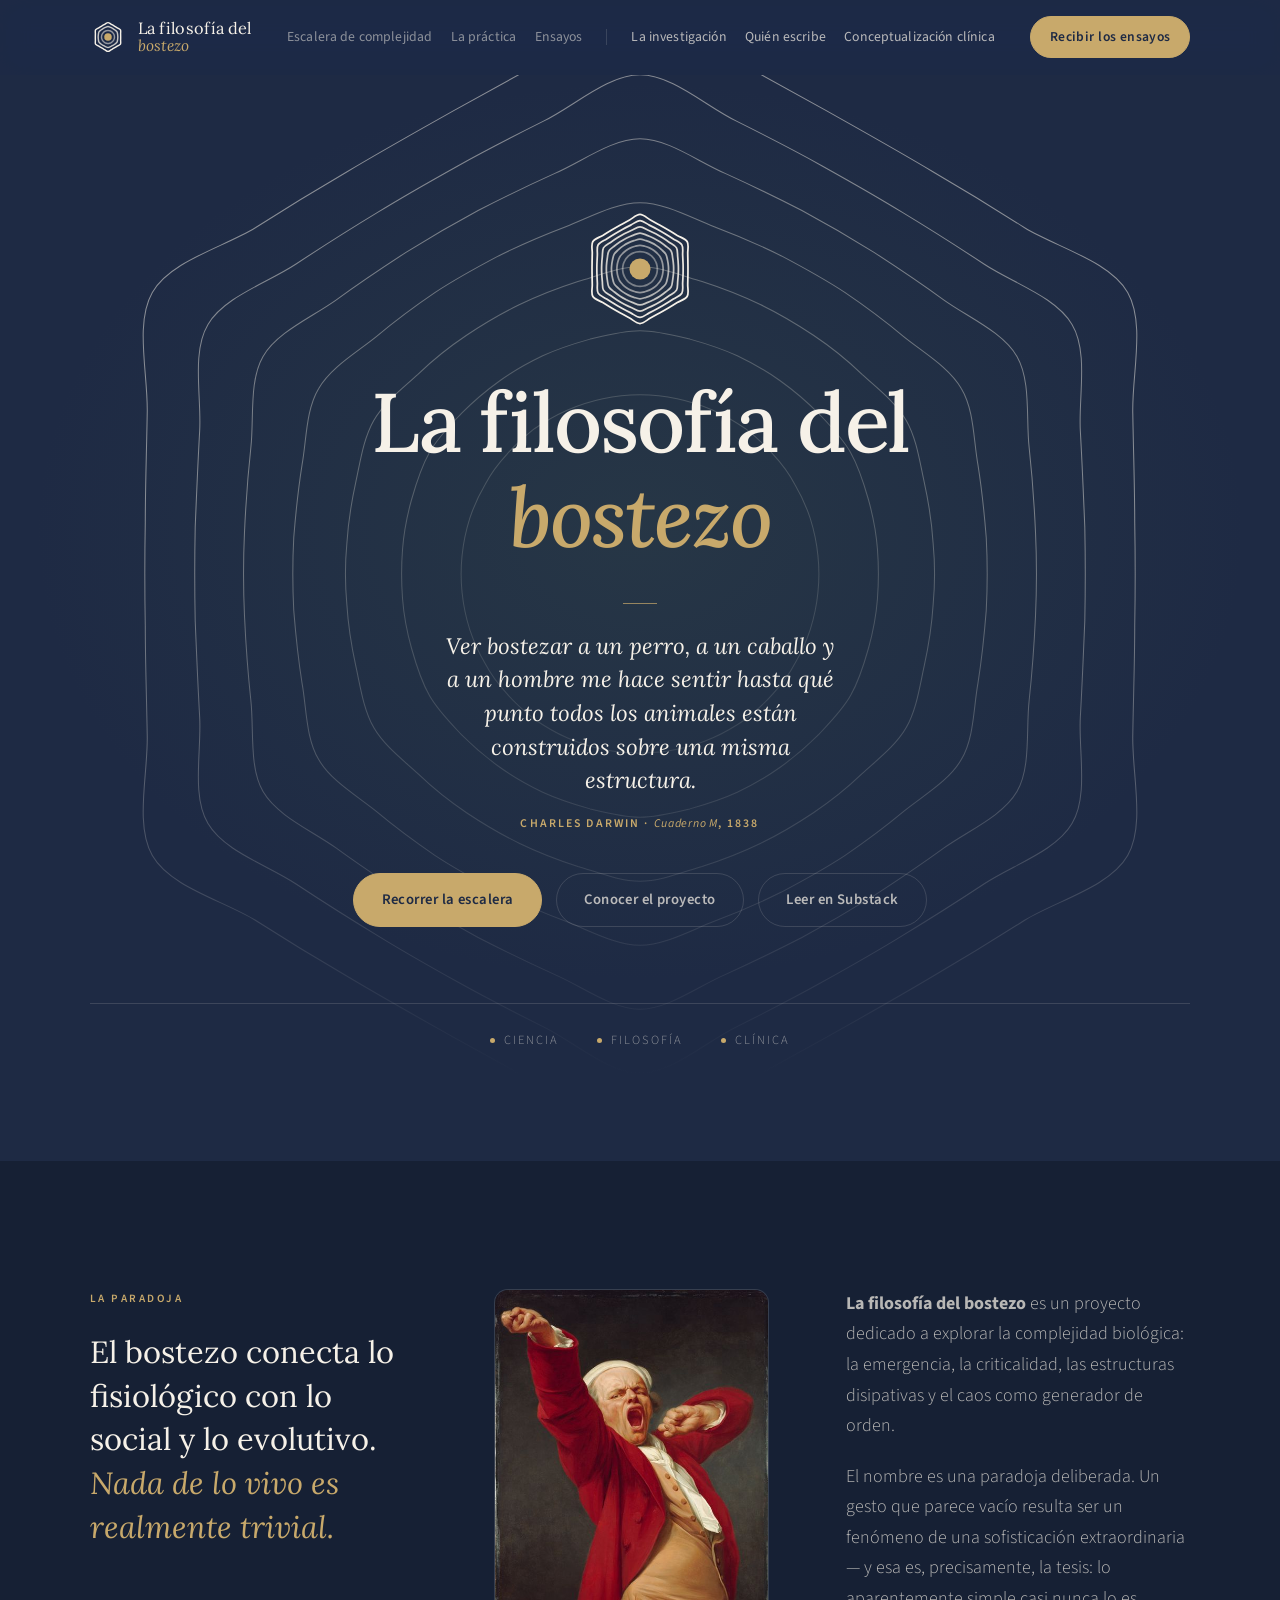
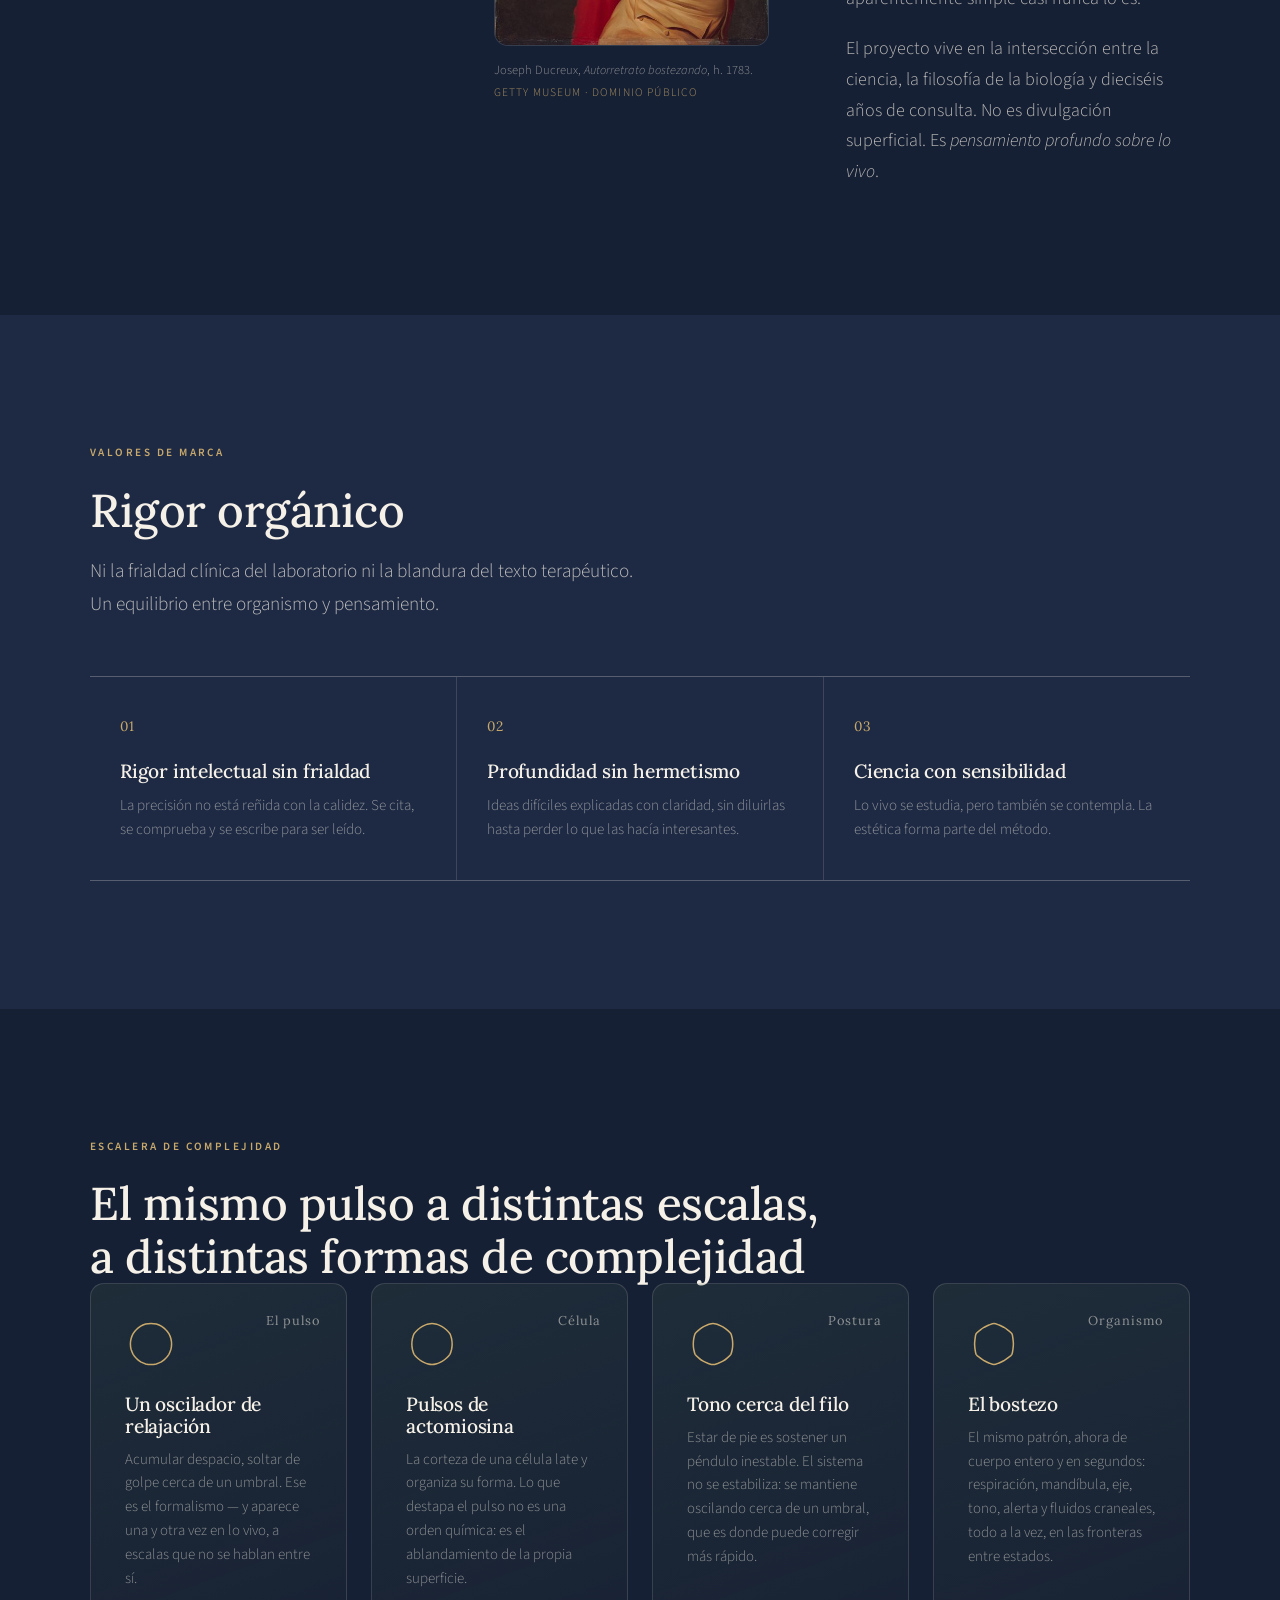
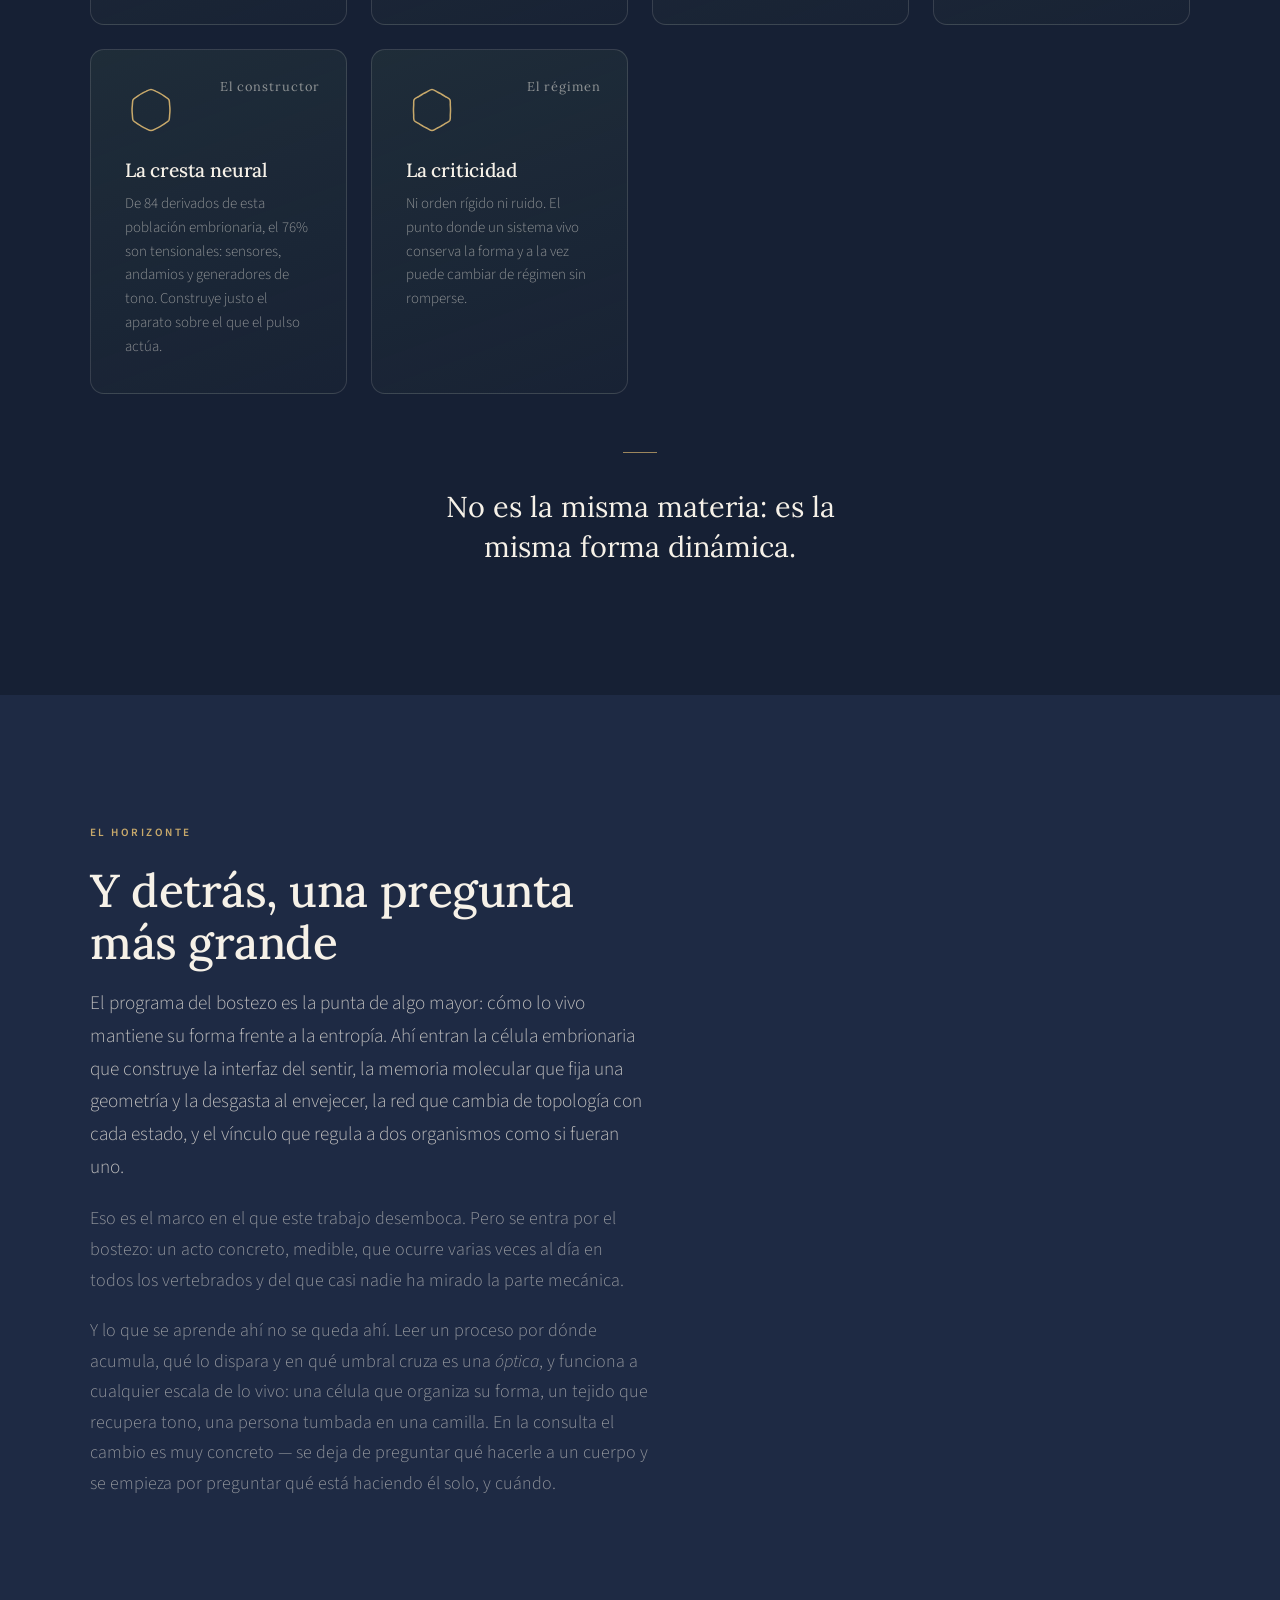
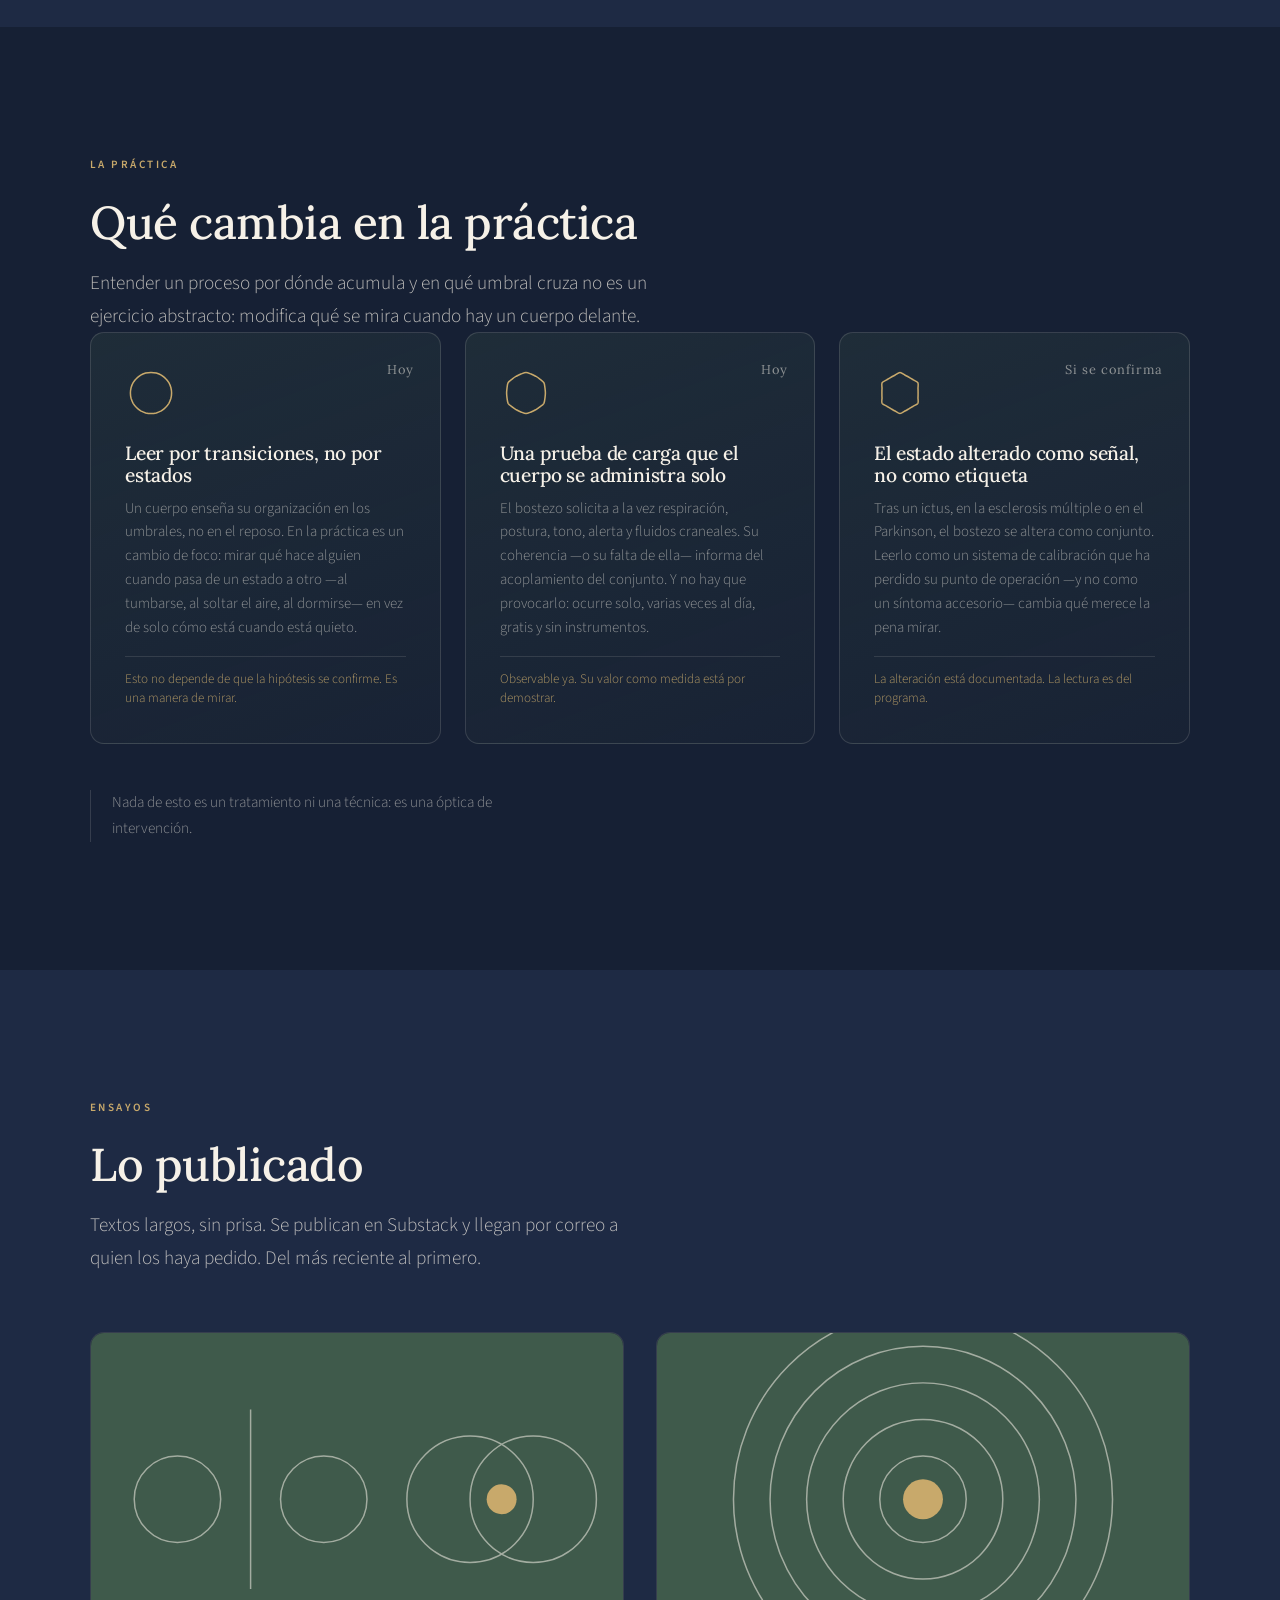
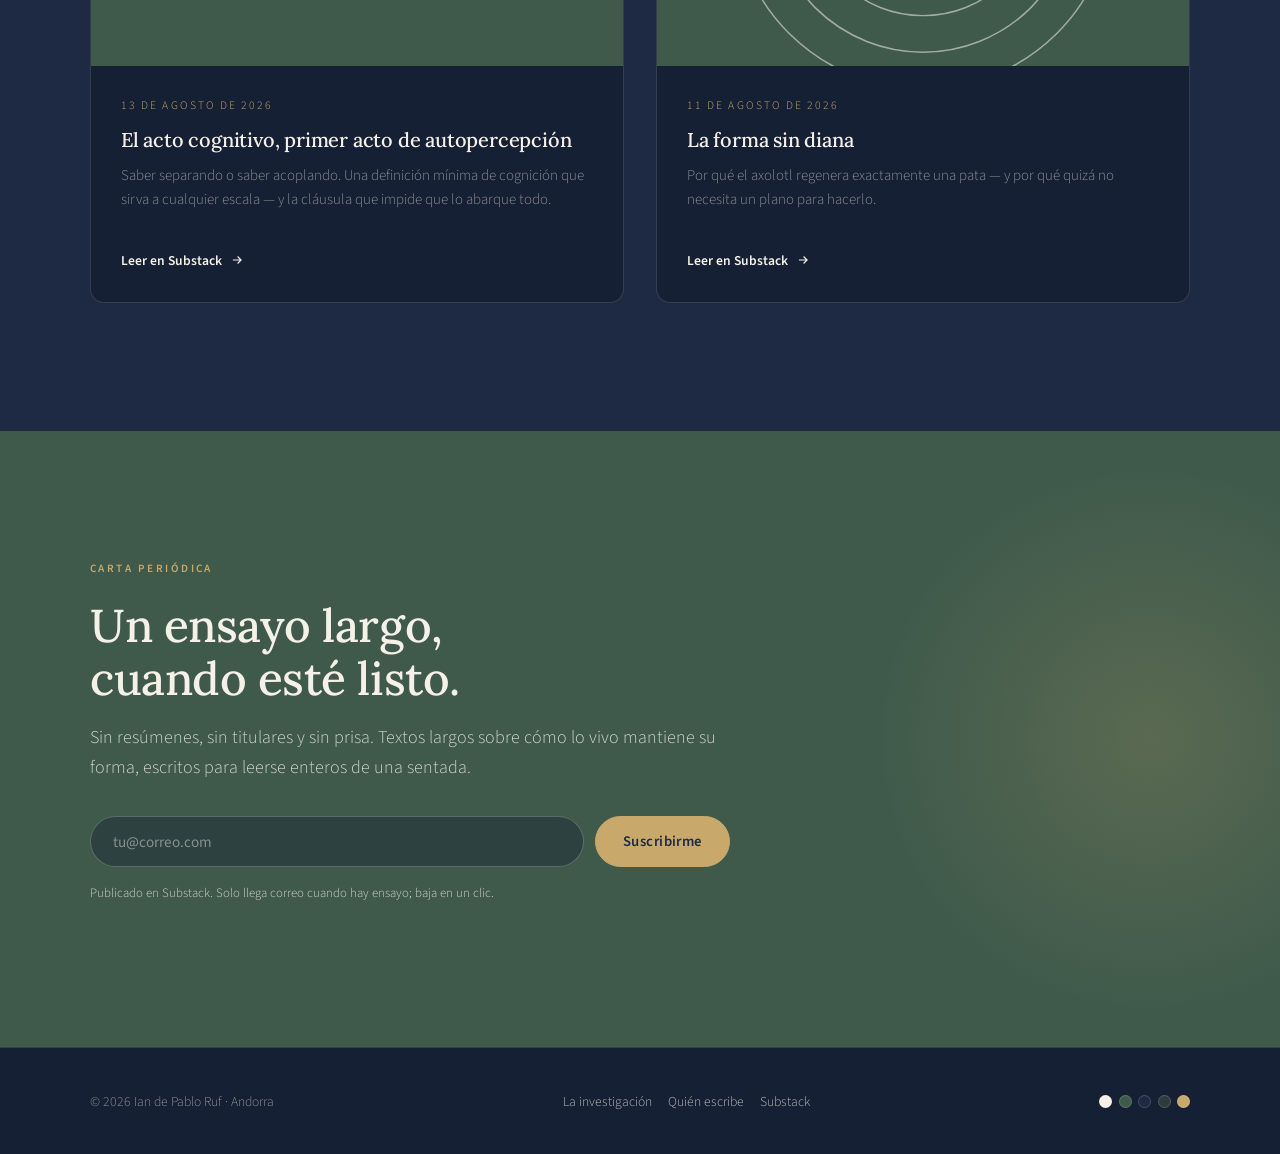
<file: index.html>
<!DOCTYPE html>
<html lang="es">
<head>
<meta charset="utf-8">
<meta name="viewport" content="width=device-width, initial-scale=1">
<title>La filosofía del bostezo — Pensamiento profundo sobre lo vivo</title>
<meta name="description" content="Una marca personal dedicada a explorar la complejidad biológica: emergencia, criticalidad, estructuras disipativas y el caos como generador de orden.">
<meta name="theme-color" content="#1E2A44">
<meta property="og:title" content="La filosofía del bostezo">
<meta property="og:description" content="Pensamiento profundo sobre lo vivo. En la intersección entre la ciencia, la filosofía de la biología y la práctica clínica.">
<meta property="og:type" content="website">
<meta property="og:image" content="https://filosofiadelbostezo.com/assets/img/og.jpg">
<meta property="og:image:width" content="1200">
<meta property="og:image:height" content="630">
<meta property="og:image:alt" content="Joseph Ducreux, Autorretrato bostezando, h. 1783">
<meta name="twitter:card" content="summary_large_image">
<meta property="og:url" content="https://filosofiadelbostezo.com/">
<link rel="canonical" href="https://filosofiadelbostezo.com/">
<link rel="preconnect" href="https://fonts.googleapis.com">
<link rel="preconnect" href="https://fonts.gstatic.com" crossorigin>
<link href="https://fonts.googleapis.com/css2?family=Lora:ital,wght@0,400;0,500;0,600;1,400;1,500&family=Source+Sans+3:wght@300;400;600&display=swap" rel="stylesheet">
<style>
/* ============================================================
   La filosofía del bostezo — Landing
   Versión R4 · Nocturno (Manual de Identidad Visual, 2026)
   Paleta: Azul Noche #1E2A44 · Marfil #F6F1E8 · Verde Profundo #3F5A4B
           Pizarra #2F3A3D · Dorado Suave #C8A96B
   ============================================================ */
:root{
  --noche:#1E2A44;
  --noche-900:#162034;
  --noche-700:#243354;
  --marfil:#F6F1E8;
  --verde:#3F5A4B;
  --pizarra:#2F3A3D;
  --dorado:#C8A96B;

  --texto:#F6F1E8;
  --texto-suave:rgba(246,241,232,.72);
  --texto-tenue:rgba(246,241,232,.52);
  --linea:rgba(246,241,232,.14);

  --serif:'Lora','Iowan Old Style','Palatino Linotype',Georgia,'Times New Roman',serif;
  --sans:'Source Sans 3','Helvetica Neue',Helvetica,Arial,sans-serif;

  --ancho:1180px;
  --r:14px;
  --ease:cubic-bezier(.22,.61,.36,1);
}

*,*::before,*::after{box-sizing:border-box}
html{scroll-behavior:smooth;-webkit-text-size-adjust:100%}
body{
  margin:0;
  background:var(--noche);
  color:var(--texto);
  font-family:var(--sans);
  font-weight:300;
  font-size:clamp(16px,.55vw + 15px,18px);
  line-height:1.7;
  -webkit-font-smoothing:antialiased;
  overflow-x:hidden;
}
img,svg{max-width:100%;display:block}
a{color:inherit}

/* --- Base tipográfica ------------------------------------- */
h1,h2,h3,h4{font-family:var(--serif);font-weight:500;line-height:1.14;margin:0;letter-spacing:-.01em}
h1{font-size:clamp(2.7rem,7.2vw,5.2rem);letter-spacing:-.025em}
h2{font-size:clamp(1.9rem,3.6vw,3rem)}
h3{font-size:clamp(1.15rem,1.5vw,1.4rem)}
p{margin:0 0 1.1em}
p:last-child{margin-bottom:0}
em{font-style:italic}
.italica{font-family:var(--serif);font-style:italic;font-weight:500}
.oro{color:var(--dorado)}

.etiqueta{
  font-family:var(--sans);font-weight:600;
  font-size:.7rem;letter-spacing:.22em;text-transform:uppercase;
  color:var(--dorado);margin:0 0 1.4rem;display:block;
}
.entradilla{font-size:clamp(1.05rem,1.5vw,1.3rem);color:var(--texto-suave);max-width:62ch}

/* --- Layout ------------------------------------------------ */
.env{width:100%;max-width:var(--ancho);margin-inline:auto;padding-inline:clamp(20px,5vw,40px)}
section{position:relative}
.bloque{padding-block:clamp(72px,10vw,132px)}
.regla{height:1px;background:var(--linea);border:0;margin:0}

/* --- Accesibilidad ----------------------------------------- */
.salto{
  position:absolute;left:-9999px;top:0;z-index:100;
  background:var(--dorado);color:var(--noche);padding:.7rem 1.2rem;border-radius:0 0 8px 0;
  font-weight:600;
}
.salto:focus{left:0}
:focus-visible{outline:2px solid var(--dorado);outline-offset:3px;border-radius:4px}

/* --- Isotipo ----------------------------------------------- */
.iso{overflow:visible;color:var(--marfil);stroke-width:2.8}
.iso .nucleo{color:var(--dorado)}
.iso use{color:inherit}

/* --- Navegación -------------------------------------------- */
.nav{
  position:sticky;top:0;z-index:50;
  background:rgba(30,42,68,.72);
  backdrop-filter:saturate(150%) blur(14px);
  -webkit-backdrop-filter:saturate(150%) blur(14px);
  border-bottom:1px solid transparent;
  transition:border-color .4s var(--ease),background .4s var(--ease);
}
.nav.fija{border-bottom-color:var(--linea);background:rgba(22,32,52,.86)}
.nav-int{display:flex;align-items:center;justify-content:space-between;gap:1.5rem;min-height:74px}
.marca{display:flex;align-items:center;gap:.75rem;text-decoration:none;flex-shrink:0}
.marca .iso{width:36px;height:36px;stroke-width:8}
.marca-txt{font-family:var(--serif);font-size:1.02rem;line-height:1.1;letter-spacing:.005em}
.marca-txt span{display:block;font-style:italic;color:var(--dorado);font-size:.95em}
.menu{display:flex;align-items:center;gap:2rem;list-style:none;margin:0;padding:0}
.menu a{
  text-decoration:none;font-size:.9rem;letter-spacing:.02em;color:var(--texto-suave);
  padding-block:.4rem;position:relative;transition:color .3s var(--ease);
}
.menu a::after{
  content:"";position:absolute;left:0;bottom:0;height:1px;width:100%;
  background:var(--dorado);transform:scaleX(0);transform-origin:left;
  transition:transform .4s var(--ease);
}
.menu a:hover{color:var(--marfil)}
.menu a:hover::after{transform:scaleX(1)}
.nav .btn{padding:.55rem 1.15rem;font-size:.85rem}
.nav-cta .corto{display:none}
@media(max-width:840px){.menu{display:none}}
@media(max-width:560px){
  .nav-cta .largo{display:none}
  .nav-cta .corto{display:inline}
  .nav .btn{padding:.5rem 1.05rem;font-size:.82rem}
  .marca-txt{font-size:.94rem}
}

/* --- Botones ----------------------------------------------- */
.btn{
  display:inline-flex;align-items:center;gap:.6rem;
  font-family:var(--sans);font-weight:600;font-size:.92rem;letter-spacing:.03em;
  text-decoration:none;border:1px solid var(--dorado);border-radius:999px;
  padding:.85rem 1.7rem;cursor:pointer;background:transparent;color:var(--dorado);
  transition:background .35s var(--ease),color .35s var(--ease),transform .35s var(--ease);
}
.btn:hover{background:var(--dorado);color:var(--noche);transform:translateY(-2px)}
.btn-solido{background:var(--dorado);color:var(--noche)}
.btn-solido:hover{background:var(--marfil);border-color:var(--marfil)}
.btn-fantasma{border-color:var(--linea);color:var(--texto-suave)}
.btn-fantasma:hover{background:transparent;border-color:var(--marfil);color:var(--marfil)}
.btn svg{width:15px;height:15px;flex:none}

/* --- Hero -------------------------------------------------- */
.hero{position:relative;overflow:hidden;padding-block:clamp(72px,12vw,132px) clamp(64px,9vw,110px)}
.hero-fondo{position:absolute;inset:0;pointer-events:none;z-index:0}
.hero-fondo .campo{
  position:absolute;left:50%;top:46%;width:min(150vw,1500px);aspect-ratio:1;
  transform:translate(-50%,-50%);
}
.hero-fondo .campo{color:var(--marfil);stroke-width:.16;opacity:.5}
.hero-fondo::after{
  content:"";position:absolute;inset:0;
  background:radial-gradient(64% 56% at 50% 42%,rgba(63,90,75,.26),transparent 74%),
             linear-gradient(180deg,rgba(30,42,68,0) 40%,var(--noche) 92%);
}
.hero-int{position:relative;z-index:1;display:grid;justify-items:center;text-align:center}
.hero .iso-grande{width:clamp(88px,13vw,124px);height:auto;margin-bottom:clamp(28px,4vw,44px)}
.hero h1{max-width:16ch}
.hero h1 .segunda{display:block;font-style:italic;color:var(--dorado)}
.hero-sub{
  margin-top:1.6rem;max-width:58ch;font-size:clamp(1.05rem,1.6vw,1.32rem);
  color:var(--texto-suave);line-height:1.65;
}
.hero-cita{margin:clamp(1.8rem,3vw,2.6rem) 0 0;max-width:44ch;text-align:center}
.hero-cita blockquote{
  margin:0;font-family:var(--serif);font-style:italic;font-weight:400;
  font-size:clamp(1.12rem,1.75vw,1.42rem);line-height:1.5;color:var(--marfil);
  position:relative;padding-top:1.6rem;
}
.hero-cita blockquote::before{
  content:"";position:absolute;top:0;left:50%;transform:translateX(-50%);
  width:34px;height:1px;background:var(--dorado);opacity:.7;
}
.hero-cita figcaption{
  margin-top:1.1rem;font-family:var(--sans);font-size:.74rem;font-weight:600;
  letter-spacing:.18em;text-transform:uppercase;color:var(--dorado);
}
.hero-cita cite{font-style:italic;text-transform:none;letter-spacing:.06em;font-weight:400}
.hero-acciones{display:flex;flex-wrap:wrap;gap:.9rem;justify-content:center;margin-top:2.4rem}
.hero-pie{
  margin-top:clamp(48px,7vw,76px);padding-top:1.6rem;border-top:1px solid var(--linea);
  width:100%;display:flex;flex-wrap:wrap;gap:1rem 2.4rem;justify-content:center;
  font-size:.78rem;letter-spacing:.16em;text-transform:uppercase;color:var(--texto-tenue);
}
.hero-pie span{display:inline-flex;align-items:center;gap:.55rem}
.hero-pie span::before{content:"";width:5px;height:5px;background:var(--dorado);border-radius:50%;flex:none}

/* --- Manifiesto -------------------------------------------- */
.manifiesto{background:var(--noche-900)}
.manifiesto-rej{display:grid;grid-template-columns:.85fr 1.15fr;gap:clamp(32px,6vw,80px);align-items:start}
.manifiesto-rej.con-cuadro{grid-template-columns:.95fr .8fr 1fr;align-items:start}
@media(max-width:1000px){.manifiesto-rej.con-cuadro{grid-template-columns:1fr 1fr}
  .manifiesto-rej.con-cuadro .cuadro{grid-row:1/3;grid-column:2}}
@media(max-width:700px){.manifiesto-rej.con-cuadro{grid-template-columns:1fr}
  .manifiesto-rej.con-cuadro .cuadro{grid-row:auto;grid-column:auto}}
.cuadro{margin:0}
.cuadro img{width:100%;height:auto;border-radius:var(--r);display:block;
  border:1px solid var(--linea);background:var(--noche-900)}
.cuadro figcaption{margin-top:.9rem;font-size:.78rem;line-height:1.5;color:var(--texto-tenue)}
.cuadro figcaption cite{font-style:italic}
.cuadro figcaption span{display:block;color:var(--dorado);opacity:.8;
  font-size:.72rem;letter-spacing:.1em;text-transform:uppercase;margin-top:.3rem}
@media(max-width:860px){.manifiesto-rej{grid-template-columns:1fr}}
.cita{
  font-family:var(--serif);font-size:clamp(1.35rem,2.4vw,2rem);line-height:1.42;
  color:var(--marfil);margin:0;
}
.cita .destacado{color:var(--dorado);font-style:italic}
.manifiesto-txt p{color:var(--texto-suave)}
.manifiesto-txt p + p{margin-top:1.2rem}

/* --- Valores ----------------------------------------------- */
.valores-rej{display:grid;grid-template-columns:repeat(3,1fr);gap:1px;background:var(--linea);
  border-block:1px solid var(--linea);margin-top:clamp(38px,5vw,56px)}
@media(max-width:900px){.valores-rej{grid-template-columns:repeat(2,1fr)}}
@media(max-width:520px){.valores-rej{grid-template-columns:1fr}}
.valor{background:var(--noche);padding:clamp(26px,3.2vw,38px) clamp(22px,2.4vw,30px);
  transition:background .45s var(--ease)}
.valor:hover{background:var(--noche-700)}
.valor .num{font-family:var(--serif);font-size:.85rem;color:var(--dorado);letter-spacing:.1em;display:block;margin-bottom:1.4rem}
.valor h3{margin-bottom:.7rem}
.valor p{font-size:.94rem;color:var(--texto-tenue);line-height:1.6}

/* --- Ejes -------------------------------------------------- */
.ejes{background:var(--noche-900)}
.ejes-cab{display:grid;grid-template-columns:1fr auto;gap:2rem;align-items:end;margin-bottom:clamp(38px,5vw,58px)}
@media(max-width:760px){.ejes-cab{grid-template-columns:1fr;align-items:start}}
.ejes-rej{display:grid;grid-template-columns:repeat(auto-fit,minmax(240px,1fr));gap:clamp(16px,2vw,24px)}
.eje{
  position:relative;padding:clamp(26px,3vw,34px);border:1px solid var(--linea);border-radius:var(--r);
  background:linear-gradient(160deg,rgba(63,90,75,.22),rgba(47,58,61,.10));
  overflow:hidden;transition:border-color .45s var(--ease),transform .45s var(--ease);
}
.eje:hover{border-color:rgba(200,169,107,.5);transform:translateY(-4px)}
.eje-marca{width:52px;height:52px;margin-bottom:1.5rem}
.eje-marca *{fill:none;stroke:var(--dorado);stroke-width:1.4}
.eje h3{margin-bottom:.6rem}
.espera{max-width:62ch}
.eje p{font-size:.93rem;color:var(--texto-tenue);line-height:1.6}
.remate{
  margin:clamp(38px,5vw,58px) auto 0;max-width:26ch;text-align:center;
  font-family:var(--serif);font-size:clamp(1.3rem,2.4vw,1.8rem);line-height:1.4;
  color:var(--marfil);position:relative;padding-top:2.2rem;
}
.remate::before{
  content:"";position:absolute;top:0;left:50%;transform:translateX(-50%);
  width:34px;height:1px;background:var(--dorado);opacity:.75;
}
.eje .nota{margin-top:.9rem;padding-top:.8rem;border-top:1px solid var(--linea);
  font-size:.82rem;color:var(--dorado);opacity:.85;line-height:1.5}
.cautela{max-width:60ch;margin:clamp(32px,4vw,46px) 0 0;font-size:.95rem;
  color:var(--texto-tenue);border-left:1px solid var(--linea);padding-left:1.3rem}
.eje .indice{
  position:absolute;top:clamp(20px,2.4vw,26px);right:clamp(20px,2.4vw,26px);
  font-family:var(--serif);font-size:.8rem;color:var(--texto-tenue);letter-spacing:.08em;
}

/* --- Ensayos ----------------------------------------------- */
.ensayos-rej{display:grid;grid-template-columns:repeat(auto-fit,minmax(280px,1fr));gap:clamp(20px,2.6vw,32px);
  margin-top:clamp(38px,5vw,58px)}
.ensayo{
  display:flex;flex-direction:column;text-decoration:none;border-radius:var(--r);
  overflow:hidden;border:1px solid var(--linea);background:var(--noche-900);
  transition:transform .5s var(--ease),border-color .5s var(--ease);
}
.ensayo:hover{transform:translateY(-6px);border-color:rgba(200,169,107,.45)}
.ensayo-arte{aspect-ratio:16/10;position:relative;overflow:hidden;background:var(--verde)}
.ensayo-arte svg{position:absolute;inset:0;width:100%;height:100%;
  transition:transform .8s var(--ease)}
.ensayo:hover .ensayo-arte svg{transform:scale(1.06)}
.ensayo-arte .l{fill:none;stroke:var(--marfil);stroke-width:.9;opacity:.55}
.ensayo-arte .p{fill:var(--dorado)}
.ensayo-cuerpo{padding:clamp(22px,2.6vw,30px);display:flex;flex-direction:column;gap:.7rem;flex:1}
.ensayo-meta{font-size:.72rem;letter-spacing:.18em;text-transform:uppercase;color:var(--dorado)}
.ensayo h3{font-size:1.25rem;line-height:1.3}
.ensayo p{font-size:.93rem;color:var(--texto-tenue);line-height:1.6}
.ensayo-leer{margin-top:auto;padding-top:.6rem;font-size:.85rem;font-weight:600;color:var(--marfil);
  display:inline-flex;align-items:center;gap:.5rem}
.ensayo-leer svg{width:14px;height:14px;transition:transform .4s var(--ease)}
.ensayo:hover .ensayo-leer svg{transform:translateX(4px)}

/* --- Suscripción ------------------------------------------- */
.suscribir{position:relative;overflow:hidden;background:var(--verde)}
.suscribir::before{
  content:"";position:absolute;right:-14%;top:50%;transform:translateY(-50%);
  width:min(60vw,620px);aspect-ratio:1;
  background:radial-gradient(circle,rgba(200,169,107,.20),transparent 62%);
}
.suscribir-int{position:relative;z-index:1;max-width:640px}
.suscribir h2{margin-bottom:1.1rem}
.suscribir p{color:rgba(246,241,232,.8)}
.forma{display:flex;gap:.7rem;margin-top:2rem;flex-wrap:wrap}
.forma input{
  flex:1 1 260px;background:rgba(22,32,52,.42);border:1px solid rgba(246,241,232,.24);
  border-radius:999px;padding:.85rem 1.4rem;color:var(--marfil);font-family:var(--sans);
  font-size:.95rem;transition:border-color .3s var(--ease),background .3s var(--ease);
}
.forma input::placeholder{color:rgba(246,241,232,.45)}
.forma input:focus{outline:none;border-color:var(--dorado);background:rgba(22,32,52,.62)}
.aviso{margin-top:1rem;font-size:.8rem;color:rgba(246,241,232,.6)}
.gracias{margin-top:1rem;font-size:.92rem;color:var(--marfil);display:none}
.gracias.visible{display:block}

/* --- Pie --------------------------------------------------- */
.pie{background:var(--noche-900);padding-block:clamp(52px,6vw,76px) 2rem}
.pie-rej{display:grid;grid-template-columns:1.4fr 1fr 1fr;gap:clamp(28px,4vw,56px)}
@media(max-width:760px){.pie-rej{grid-template-columns:1fr 1fr}.pie-marca{grid-column:1/-1}}
.pie-marca .marca{margin-bottom:1.2rem}
.pie-marca p{font-size:.92rem;color:var(--texto-tenue);max-width:38ch}
.pie h4{font-size:.74rem;letter-spacing:.2em;text-transform:uppercase;color:var(--dorado);
  font-family:var(--sans);font-weight:600;margin-bottom:1.1rem}
.pie ul{list-style:none;margin:0;padding:0;display:grid;gap:.6rem}
.pie ul a{text-decoration:none;font-size:.92rem;color:var(--texto-suave);transition:color .3s var(--ease);word-break:break-word}
.pie ul a:hover{color:var(--dorado)}
.pie-base{margin-top:clamp(38px,5vw,58px);padding-top:1.6rem;border-top:1px solid var(--linea);
  display:flex;flex-wrap:wrap;gap:.8rem 2rem;justify-content:space-between;
  font-size:.8rem;color:var(--texto-tenue)}
.paleta{display:flex;gap:.4rem;align-items:center}
.paleta i{width:14px;height:14px;border-radius:50%;display:block;border:1px solid rgba(246,241,232,.18)}

/* --- Revelado al hacer scroll ------------------------------ */
.rev{opacity:0;transform:translateY(22px);transition:opacity .9s var(--ease),transform .9s var(--ease)}
.rev.dentro{opacity:1;transform:none}
@media(prefers-reduced-motion:reduce){
  html{scroll-behavior:auto}
  *,*::before,*::after{animation-duration:.001ms!important;transition-duration:.001ms!important}
  .rev{opacity:1;transform:none}
}
</style>
<link rel="stylesheet" href="/assets/base.css">
</head>
<body>

<a class="salto" href="#principal">Saltar al contenido</a>

<!-- Definición reutilizable del isotipo -->
<svg width="0" height="0" style="position:absolute" aria-hidden="true" focusable="false">
  <defs>
    <g id="isotipo-capas" fill="none" stroke="currentColor" stroke-linejoin="round">
      <path class="capa" opacity=".42" d="M100.0 72.0C101.9 72.0 103.9 72.2 105.8 72.6C107.7 73.0 109.6 73.6 111.4 74.4C113.2 75.2 114.9 76.2 116.5 77.3C118.0 78.5 119.5 79.8 120.8 81.3C122.1 82.7 123.3 84.3 124.2 86.0C125.2 87.7 126.0 89.5 126.6 91.3C127.2 93.2 127.6 95.1 127.8 97.1C128.0 99.0 128.0 101.0 127.8 102.9C127.6 104.9 127.2 106.8 126.6 108.7C126.0 110.5 125.2 112.3 124.2 114.0C123.3 115.7 122.1 117.3 120.8 118.7C119.5 120.2 118.0 121.5 116.5 122.7C114.9 123.8 113.2 124.8 111.4 125.6C109.6 126.4 107.7 127.0 105.8 127.4C103.9 127.8 101.9 128.0 100.0 128.0C98.1 128.0 96.1 127.8 94.2 127.4C92.3 127.0 90.4 126.4 88.6 125.6C86.8 124.8 85.1 123.8 83.5 122.7C82.0 121.5 80.5 120.2 79.2 118.7C77.9 117.3 76.7 115.7 75.8 114.0C74.8 112.3 74.0 110.5 73.4 108.7C72.8 106.8 72.4 104.9 72.2 102.9C72.0 101.0 72.0 99.0 72.2 97.1C72.4 95.1 72.8 93.2 73.4 91.3C74.0 89.5 74.8 87.7 75.8 86.0C76.7 84.3 77.9 82.7 79.2 81.3C80.5 79.8 82.0 78.5 83.5 77.3C85.1 76.2 86.8 75.2 88.6 74.4C90.4 73.6 92.3 73.0 94.2 72.6C96.1 72.2 98.1 72.0 100.0 72.0Z"/>
      <path class="capa" opacity=".54" d="M100.0 62.0C102.6 62.0 105.3 62.7 107.8 63.3C110.3 64.0 112.8 64.8 115.2 65.9C117.5 67.0 119.8 68.3 121.9 69.8C124.0 71.3 126.0 73.0 127.9 74.9C129.7 76.8 131.6 78.7 132.9 81.0C134.2 83.3 135.0 85.9 135.7 88.4C136.4 90.9 136.9 93.5 137.1 96.1C137.3 98.7 137.3 101.3 137.1 103.9C136.9 106.5 136.4 109.1 135.7 111.6C135.0 114.1 134.2 116.7 132.9 119.0C131.6 121.3 129.7 123.2 127.9 125.1C126.0 127.0 124.0 128.7 121.9 130.2C119.8 131.7 117.5 133.0 115.2 134.1C112.8 135.2 110.3 136.0 107.8 136.7C105.3 137.3 102.6 138.0 100.0 138.0C97.4 138.0 94.7 137.3 92.2 136.7C89.7 136.0 87.2 135.2 84.8 134.1C82.5 133.0 80.2 131.7 78.1 130.2C76.0 128.7 74.0 127.0 72.1 125.1C70.3 123.2 68.4 121.3 67.1 119.0C65.8 116.7 65.0 114.1 64.3 111.6C63.6 109.1 63.1 106.5 62.9 103.9C62.7 101.3 62.7 98.7 62.9 96.1C63.1 93.5 63.6 90.9 64.3 88.4C65.0 85.9 65.8 83.3 67.1 81.0C68.4 78.7 70.3 76.8 72.1 74.9C74.0 73.0 76.0 71.3 78.1 69.8C80.2 68.3 82.5 67.0 84.8 65.9C87.2 64.8 89.7 64.0 92.2 63.3C94.7 62.7 97.4 62.0 100.0 62.0Z"/>
      <path class="capa" opacity=".66" d="M100.0 52.0C103.2 52.0 106.6 53.4 109.7 54.3C112.8 55.3 115.9 56.5 118.8 57.9C121.7 59.3 124.4 60.9 127.1 62.7C129.8 64.5 132.3 66.5 134.7 68.8C137.1 71.0 140.0 73.2 141.6 76.0C143.2 78.8 143.7 82.4 144.4 85.6C145.1 88.8 145.6 92.0 145.8 95.2C146.1 98.4 146.1 101.6 145.8 104.8C145.6 108.0 145.1 111.2 144.4 114.4C143.7 117.6 143.2 121.2 141.6 124.0C140.0 126.8 137.1 129.0 134.7 131.2C132.3 133.5 129.8 135.5 127.1 137.3C124.4 139.1 121.7 140.7 118.8 142.1C115.9 143.5 112.8 144.7 109.7 145.7C106.6 146.6 103.2 148.0 100.0 148.0C96.8 148.0 93.4 146.6 90.3 145.7C87.2 144.7 84.1 143.5 81.2 142.1C78.3 140.7 75.6 139.1 72.9 137.3C70.2 135.5 67.7 133.5 65.3 131.2C62.9 129.0 60.0 126.8 58.4 124.0C56.8 121.2 56.3 117.6 55.6 114.4C54.9 111.2 54.4 108.0 54.2 104.8C53.9 101.6 53.9 98.4 54.2 95.2C54.4 92.0 54.9 88.8 55.6 85.6C56.3 82.4 56.8 78.8 58.4 76.0C60.0 73.2 62.9 71.0 65.3 68.8C67.7 66.5 70.2 64.5 72.9 62.7C75.6 60.9 78.3 59.3 81.2 57.9C84.1 56.5 87.2 55.3 90.3 54.3C93.4 53.4 96.8 52.0 100.0 52.0Z"/>
      <path class="capa" opacity=".78" d="M100.0 42.0C103.8 42.0 107.9 44.3 111.5 45.7C115.2 47.1 118.7 48.6 122.1 50.3C125.5 52.1 128.8 53.9 132.0 56.0C135.1 58.1 138.2 60.4 141.2 62.9C144.3 65.4 148.3 67.7 150.2 71.0C152.2 74.3 152.1 79.0 152.8 82.9C153.4 86.7 153.8 90.5 154.1 94.3C154.3 98.1 154.3 101.9 154.1 105.7C153.8 109.5 153.4 113.3 152.8 117.1C152.1 121.0 152.2 125.7 150.2 129.0C148.3 132.3 144.3 134.6 141.2 137.1C138.2 139.6 135.1 141.9 132.0 144.0C128.8 146.1 125.5 147.9 122.1 149.7C118.7 151.4 115.2 152.9 111.5 154.3C107.9 155.7 103.8 158.0 100.0 158.0C96.2 158.0 92.1 155.7 88.5 154.3C84.8 152.9 81.3 151.4 77.9 149.7C74.5 147.9 71.2 146.1 68.0 144.0C64.9 141.9 61.8 139.6 58.8 137.1C55.7 134.6 51.7 132.3 49.8 129.0C47.8 125.7 47.9 121.0 47.2 117.1C46.6 113.3 46.2 109.5 45.9 105.7C45.7 101.9 45.7 98.1 45.9 94.3C46.2 90.5 46.6 86.7 47.2 82.9C47.9 79.0 47.8 74.3 49.8 71.0C51.7 67.7 55.7 65.4 58.8 62.9C61.8 60.4 64.9 58.1 68.0 56.0C71.2 53.9 74.5 52.1 77.9 50.3C81.3 48.6 84.8 47.1 88.5 45.7C92.1 44.3 96.2 42.0 100.0 42.0Z"/>
      <path class="capa" opacity=".88" d="M100.0 32.0C104.4 32.0 109.1 35.6 113.3 37.4C117.5 39.3 121.4 41.2 125.3 43.2C129.2 45.3 132.8 47.4 136.5 49.7C140.2 52.1 143.8 54.5 147.5 57.2C151.3 59.9 156.7 62.2 158.9 66.0C161.1 69.8 160.3 75.7 160.8 80.2C161.3 84.8 161.6 89.1 161.8 93.5C162.0 97.9 162.0 102.1 161.8 106.5C161.6 110.9 161.3 115.2 160.8 119.8C160.3 124.3 161.1 130.2 158.9 134.0C156.7 137.8 151.3 140.1 147.5 142.8C143.8 145.5 140.2 147.9 136.5 150.3C132.8 152.6 129.2 154.7 125.3 156.8C121.4 158.8 117.5 160.7 113.3 162.6C109.1 164.4 104.4 168.0 100.0 168.0C95.6 168.0 90.9 164.4 86.7 162.6C82.5 160.7 78.6 158.8 74.7 156.8C70.8 154.7 67.2 152.6 63.5 150.3C59.8 147.9 56.2 145.5 52.5 142.8C48.7 140.1 43.3 137.8 41.1 134.0C38.9 130.2 39.7 124.3 39.2 119.8C38.7 115.2 38.4 110.9 38.2 106.5C38.0 102.1 38.0 97.9 38.2 93.5C38.4 89.1 38.7 84.8 39.2 80.2C39.7 75.7 38.9 69.8 41.1 66.0C43.3 62.2 48.7 59.9 52.5 57.2C56.2 54.5 59.8 52.1 63.5 49.7C67.2 47.4 70.8 45.3 74.7 43.2C78.6 41.2 82.5 39.3 86.7 37.4C90.9 35.6 95.6 32.0 100.0 32.0Z"/>
      <path class="capa" opacity=".95" d="M100.0 22.0C105.0 22.0 110.3 26.9 115.0 29.2C119.8 31.6 124.1 33.8 128.4 36.2C132.7 38.6 136.8 40.9 141.0 43.5C145.3 46.1 149.4 48.7 153.8 51.6C158.2 54.5 165.0 56.7 167.5 61.0C170.1 65.3 168.5 72.4 168.8 77.6C169.1 82.9 169.3 87.8 169.5 92.7C169.6 97.6 169.6 102.4 169.5 107.3C169.3 112.2 169.1 117.1 168.8 122.4C168.5 127.6 170.1 134.7 167.5 139.0C165.0 143.3 158.2 145.5 153.8 148.4C149.4 151.3 145.3 153.9 141.0 156.5C136.8 159.1 132.7 161.4 128.4 163.8C124.1 166.2 119.8 168.4 115.0 170.8C110.3 173.1 105.0 178.0 100.0 178.0C95.0 178.0 89.7 173.1 85.0 170.8C80.2 168.4 75.9 166.2 71.6 163.8C67.3 161.4 63.2 159.1 59.0 156.5C54.7 153.9 50.6 151.3 46.2 148.4C41.8 145.5 35.0 143.3 32.5 139.0C29.9 134.7 31.5 127.6 31.2 122.4C30.9 117.1 30.7 112.2 30.5 107.3C30.4 102.4 30.4 97.6 30.5 92.7C30.7 87.8 30.9 82.9 31.2 77.6C31.5 72.4 29.9 65.3 32.5 61.0C35.0 56.7 41.8 54.5 46.2 51.6C50.6 48.7 54.7 46.1 59.0 43.5C63.2 40.9 67.3 38.6 71.6 36.2C75.9 33.8 80.2 31.6 85.0 29.2C89.7 26.9 95.0 22.0 100.0 22.0Z"/>
      <path class="capa" opacity="1" d="M100.0 12.0C105.6 12.0 111.6 18.0 116.8 20.8C122.1 23.7 126.8 26.3 131.6 29.0C136.4 31.7 141.0 34.3 145.7 37.1C150.5 39.9 155.1 42.7 160.1 45.9C165.2 49.0 173.4 51.1 176.2 56.0C179.0 60.9 176.8 69.0 177.0 75.0C177.1 81.0 177.3 86.3 177.3 91.9C177.4 97.4 177.4 102.6 177.3 108.1C177.3 113.7 177.1 119.0 177.0 125.0C176.8 131.0 179.0 139.1 176.2 144.0C173.4 148.9 165.2 151.0 160.1 154.1C155.1 157.3 150.5 160.1 145.7 162.9C141.0 165.7 136.4 168.3 131.6 171.0C126.8 173.7 122.1 176.3 116.8 179.2C111.6 182.0 105.6 188.0 100.0 188.0C94.4 188.0 88.4 182.0 83.2 179.2C77.9 176.3 73.2 173.7 68.4 171.0C63.6 168.3 59.0 165.7 54.3 162.9C49.5 160.1 44.9 157.3 39.9 154.1C34.8 151.0 26.6 148.9 23.8 144.0C21.0 139.1 23.2 131.0 23.0 125.0C22.9 119.0 22.7 113.7 22.7 108.1C22.6 102.6 22.6 97.4 22.7 91.9C22.7 86.3 22.9 81.0 23.0 75.0C23.2 69.0 21.0 60.9 23.8 56.0C26.6 51.1 34.8 49.0 39.9 45.9C44.9 42.7 49.5 39.9 54.3 37.1C59.0 34.3 63.6 31.7 68.4 29.0C73.2 26.3 77.9 23.7 83.2 20.8C88.4 18.0 94.4 12.0 100.0 12.0Z"/>
    </g>
    <g id="isotipo">
      <use href="#isotipo-capas"/>
      <circle fill="#C8A96B" stroke="none" cx="100" cy="100" r="17"/>
    </g>
    <g id="isotipo-min" fill="none" stroke="currentColor" stroke-linejoin="round">
      <path opacity=".55" d="M100.0 64.0C103.1 64.0 106.3 64.4 109.3 65.2C112.3 66.0 115.3 67.3 118.0 68.8C120.7 70.4 123.3 72.3 125.5 74.5C127.7 76.7 129.6 79.3 131.2 82.0C132.7 84.7 134.0 87.7 134.8 90.7C135.6 93.7 136.0 96.9 136.0 100.0C136.0 103.1 135.6 106.3 134.8 109.3C134.0 112.3 132.7 115.3 131.2 118.0C129.6 120.7 127.7 123.3 125.5 125.5C123.3 127.7 120.7 129.6 118.0 131.2C115.3 132.7 112.3 134.0 109.3 134.8C106.3 135.6 103.1 136.0 100.0 136.0C96.9 136.0 93.7 135.6 90.7 134.8C87.7 134.0 84.7 132.7 82.0 131.2C79.3 129.6 76.7 127.7 74.5 125.5C72.3 123.3 70.4 120.7 68.8 118.0C67.3 115.3 66.0 112.3 65.2 109.3C64.4 106.3 64.0 103.1 64.0 100.0C64.0 96.9 64.4 93.7 65.2 90.7C66.0 87.7 67.3 84.7 68.8 82.0C70.4 79.3 72.3 76.7 74.5 74.5C76.7 72.3 79.3 70.4 82.0 68.8C84.7 67.3 87.7 66.0 90.7 65.2C93.7 64.4 96.9 64.0 100.0 64.0Z"/>
      <path opacity=".78" d="M100.0 42.0C104.8 42.0 109.8 44.8 114.3 46.6C118.9 48.4 123.1 50.4 127.3 52.8C131.4 55.2 135.3 57.9 139.1 60.9C142.9 63.9 147.8 66.9 150.2 71.0C152.6 75.1 152.7 80.9 153.4 85.7C154.1 90.5 154.5 95.2 154.5 100.0C154.5 104.8 154.1 109.5 153.4 114.3C152.7 119.1 152.6 124.9 150.2 129.0C147.8 133.1 142.9 136.1 139.1 139.1C135.3 142.1 131.4 144.8 127.3 147.2C123.1 149.6 118.9 151.6 114.3 153.4C109.8 155.2 104.8 158.0 100.0 158.0C95.2 158.0 90.2 155.2 85.7 153.4C81.1 151.6 76.9 149.6 72.7 147.2C68.6 144.8 64.7 142.1 60.9 139.1C57.1 136.1 52.2 133.1 49.8 129.0C47.4 124.9 47.3 119.1 46.6 114.3C45.9 109.5 45.5 104.8 45.5 100.0C45.5 95.2 45.9 90.5 46.6 85.7C47.3 80.9 47.4 75.1 49.8 71.0C52.2 66.9 57.1 63.9 60.9 60.9C64.7 57.9 68.6 55.2 72.7 52.8C76.9 50.4 81.1 48.4 85.7 46.6C90.2 44.8 95.2 42.0 100.0 42.0Z"/>
      <path opacity="1" d="M100.0 20.0C106.3 20.0 112.9 26.7 118.8 29.9C124.6 33.1 129.8 35.9 135.2 39.1C140.6 42.2 145.6 45.2 151.3 48.7C157.0 52.2 166.2 54.6 169.3 60.0C172.4 65.4 169.9 74.6 170.1 81.2C170.3 87.9 170.4 93.7 170.4 100.0C170.4 106.3 170.3 112.1 170.1 118.8C169.9 125.4 172.4 134.6 169.3 140.0C166.2 145.4 157.0 147.8 151.3 151.3C145.6 154.8 140.6 157.8 135.2 160.9C129.8 164.1 124.6 166.9 118.8 170.1C112.9 173.3 106.3 180.0 100.0 180.0C93.7 180.0 87.1 173.3 81.2 170.1C75.4 166.9 70.2 164.1 64.8 160.9C59.4 157.8 54.4 154.8 48.7 151.3C43.0 147.8 33.8 145.4 30.7 140.0C27.6 134.6 30.1 125.4 29.9 118.8C29.7 112.1 29.6 106.3 29.6 100.0C29.6 93.7 29.7 87.9 29.9 81.2C30.1 74.6 27.6 65.4 30.7 60.0C33.8 54.6 43.0 52.2 48.7 48.7C54.4 45.2 59.4 42.2 64.8 39.1C70.2 35.9 75.4 33.1 81.2 29.9C87.1 26.7 93.7 20.0 100.0 20.0Z"/>
      <circle fill="#C8A96B" stroke="none" cx="100" cy="100" r="21"/>
    </g>
  </defs>
</svg>

<div data-cabecera><header class="cabecera"><div class="cabecera__int"><a class="marca" href="/" aria-label="La filosofía del bostezo — inicio"><svg class="iso" viewBox="0 0 200 200" aria-hidden="true"><use href="#isotipo-min"/></svg><span class="marca-txt">La filosofía del<span>bostezo</span></span></a><nav aria-label="Principal"><ul class="menu"><li><a href="/investigacion">La investigación</a></li><li><a href="/#ensayos">Ensayos</a></li><li><a href="/autor">Quién escribe</a></li><li><a href="/#suscribir">Suscribirse</a></li></ul></nav><a class="cta" href="/#suscribir"><span class="largo">Recibir los&nbsp;ensayos</span><span class="corto">Suscribirse</span></a></div></header></div>

<main id="principal">

  <!-- ================= HERO ================= -->
  <section class="hero" id="inicio">
    <div class="hero-fondo" aria-hidden="true">
      <svg class="campo" viewBox="0 0 200 200" id="campo"><use href="#isotipo-capas"/></svg>
    </div>
    <div class="env hero-int">
      <svg class="iso iso-grande" viewBox="0 0 200 200" role="img" aria-label="Isotipo: capas concéntricas que van del círculo al hexágono">
        <use href="#isotipo"/>
      </svg>
      <h1>La filosofía del <span class="segunda">bostezo</span></h1>
      <figure class="hero-cita">
        <blockquote>
          Ver bostezar a un perro, a un caballo y a un hombre me hace sentir hasta qué punto
          todos los animales están construidos sobre una misma estructura.
        </blockquote>
        <figcaption>Charles Darwin · <cite>Cuaderno M</cite>, 1838</figcaption>
      </figure>
      <div class="hero-acciones">
        <a class="btn btn-solido" href="#escalera">Recorrer la escalera</a>
        <a class="btn btn-fantasma" href="#manifiesto">Conocer el proyecto</a>
        <a class="btn btn-fantasma" href="https://lafilosofiadelbostezo.substack.com" target="_blank" rel="noopener">Leer en Substack</a>
      </div>
      <div class="hero-pie">
        <span>Ciencia</span><span>Filosofía</span><span>Clínica</span>
      </div>
    </div>
  </section>

  <!-- ================= MANIFIESTO ================= -->
  <section class="manifiesto bloque" id="manifiesto">
    <div class="env manifiesto-rej con-cuadro">
      <div class="rev">
        <span class="etiqueta">La paradoja</span>
        <p class="cita">
          El bostezo conecta lo fisiológico con lo social y lo evolutivo.
          <span class="destacado">Nada de lo vivo es realmente trivial.</span>
        </p>
      </div>
      <figure class="cuadro rev">
        <img src="/assets/img/ducreux.jpg"
             srcset="/assets/img/ducreux-sm.jpg 520w, /assets/img/ducreux.jpg 900w"
             sizes="(max-width:860px) 88vw, 34vw"
             width="900" height="1171" loading="lazy" decoding="async"
             alt="Autorretrato de Joseph Ducreux bostezando: un hombre con casaca roja, la boca muy abierta y los brazos estirados hacia arriba.">
        <figcaption>
          Joseph Ducreux, <cite>Autorretrato bostezando</cite>, h. 1783.
          <span>Getty Museum · dominio público</span>
        </figcaption>
      </figure>
      <div class="manifiesto-txt rev">
        <p>
          <strong>La filosofía del bostezo</strong> es un proyecto dedicado a explorar la complejidad
          biológica: la emergencia, la criticalidad, las estructuras disipativas y el caos como
          generador de orden.
        </p>
        <p>
          El nombre es una paradoja deliberada. Un gesto que parece vacío resulta ser un fenómeno
          de una sofisticación extraordinaria — y esa es, precisamente, la tesis: lo aparentemente
          simple casi nunca lo es.
        </p>
        <p>
          El proyecto vive en la intersección entre la ciencia, la filosofía de la biología y
          dieciséis años de consulta. No es divulgación superficial. Es <em>pensamiento profundo
          sobre lo vivo</em>.
        </p>
      </div>
    </div>
  </section>

  <!-- ================= VALORES ================= -->
  <section class="bloque" id="valores">
    <div class="env">
      <div class="rev">
        <span class="etiqueta">Valores de marca</span>
        <h2>Rigor orgánico</h2>
        <p class="entradilla" style="margin-top:1.1rem">
          Ni la frialdad clínica del laboratorio ni la blandura del texto terapéutico.
          Un equilibrio entre organismo y pensamiento.
        </p>
      </div>
      <div class="valores-rej rev">
        <article class="valor">
          <span class="num">01</span>
          <h3>Rigor intelectual sin frialdad</h3>
          <p>La precisión no está reñida con la calidez. Se cita, se comprueba y se escribe para ser leído.</p>
        </article>
        <article class="valor">
          <span class="num">02</span>
          <h3>Profundidad sin hermetismo</h3>
          <p>Ideas difíciles explicadas con claridad, sin diluirlas hasta perder lo que las hacía interesantes.</p>
        </article>
        <article class="valor">
          <span class="num">03</span>
          <h3>Ciencia con sensibilidad</h3>
          <p>Lo vivo se estudia, pero también se contempla. La estética forma parte del método.</p>
        </article>
      </div>
    </div>
  </section>

  <!-- ================= EJES ================= -->
  <section class="ejes bloque" id="escalera">
    <div class="env">
      <div class="rev">
        <span class="etiqueta">Escalera de complejidad</span>
        <h2>El mismo pulso a distintas escalas,<br>a distintas formas de complejidad</h2>
      </div>
      <div class="ejes-rej rev">
        <article class="eje">
          <span class="indice">El pulso</span>
          <svg class="eje-marca" viewBox="0 0 48 48" aria-hidden="true">
            <path d="M24.0 5.0C25.6 5.0 27.3 5.2 28.9 5.6C30.5 6.1 32.1 6.7 33.5 7.5C34.9 8.4 36.3 9.4 37.4 10.6C38.6 11.7 39.6 13.1 40.5 14.5C41.3 15.9 41.9 17.5 42.4 19.1C42.8 20.7 43.0 22.4 43.0 24.0C43.0 25.6 42.8 27.3 42.4 28.9C41.9 30.5 41.3 32.1 40.5 33.5C39.6 34.9 38.6 36.3 37.4 37.4C36.3 38.6 34.9 39.6 33.5 40.5C32.1 41.3 30.5 41.9 28.9 42.4C27.3 42.8 25.6 43.0 24.0 43.0C22.4 43.0 20.7 42.8 19.1 42.4C17.5 41.9 15.9 41.3 14.5 40.5C13.1 39.6 11.7 38.6 10.6 37.4C9.4 36.3 8.4 34.9 7.5 33.5C6.7 32.1 6.1 30.5 5.6 28.9C5.2 27.3 5.0 25.6 5.0 24.0C5.0 22.4 5.2 20.7 5.6 19.1C6.1 17.5 6.7 15.9 7.5 14.5C8.4 13.1 9.4 11.7 10.6 10.6C11.7 9.4 13.1 8.4 14.5 7.5C15.9 6.7 17.5 6.1 19.1 5.6C20.7 5.2 22.4 5.0 24.0 5.0Z"/>
          </svg>
          <h3>Un oscilador de relajación</h3>
          <p>Acumular despacio, soltar de golpe cerca de un umbral. Ese es el formalismo — y aparece una y otra vez en lo vivo, a escalas que no se hablan entre sí.</p>
        </article>
        <article class="eje">
          <span class="indice">Célula</span>
          <svg class="eje-marca" viewBox="0 0 48 48" aria-hidden="true">
            <path d="M24.0 5.0C25.6 5.0 27.3 5.5 28.8 5.9C30.4 6.4 31.9 7.1 33.3 7.9C34.7 8.7 36.0 9.7 37.2 10.8C38.4 11.9 39.6 13.1 40.5 14.5C41.3 15.9 41.7 17.6 42.1 19.2C42.4 20.7 42.6 22.4 42.6 24.0C42.6 25.6 42.4 27.3 42.1 28.8C41.7 30.4 41.3 32.1 40.5 33.5C39.6 34.9 38.4 36.1 37.2 37.2C36.0 38.3 34.7 39.3 33.3 40.1C31.9 40.9 30.4 41.6 28.8 42.1C27.3 42.5 25.6 43.0 24.0 43.0C22.4 43.0 20.7 42.5 19.2 42.1C17.6 41.6 16.1 40.9 14.7 40.1C13.3 39.3 12.0 38.3 10.8 37.2C9.6 36.1 8.4 34.9 7.5 33.5C6.7 32.1 6.3 30.4 5.9 28.8C5.6 27.3 5.4 25.6 5.4 24.0C5.4 22.4 5.6 20.7 5.9 19.2C6.3 17.6 6.7 15.9 7.5 14.5C8.4 13.1 9.6 11.9 10.8 10.8C12.0 9.7 13.3 8.7 14.7 7.9C16.1 7.1 17.6 6.4 19.2 5.9C20.7 5.5 22.4 5.0 24.0 5.0Z"/>
          </svg>
          <h3>Pulsos de actomiosina</h3>
          <p>La corteza de una célula late y organiza su forma. Lo que destapa el pulso no es una orden química: es el ablandamiento de la propia superficie.</p>
        </article>
        <article class="eje">
          <span class="indice">Postura</span>
          <svg class="eje-marca" viewBox="0 0 48 48" aria-hidden="true">
            <path d="M24.0 5.0C25.6 5.0 27.2 5.7 28.8 6.2C30.3 6.8 31.7 7.4 33.1 8.2C34.5 9.0 35.8 9.9 37.0 11.0C38.2 12.0 39.7 13.1 40.5 14.5C41.2 15.9 41.5 17.7 41.8 19.2C42.1 20.8 42.2 22.4 42.2 24.0C42.2 25.6 42.1 27.2 41.8 28.8C41.5 30.3 41.2 32.1 40.5 33.5C39.7 34.9 38.2 36.0 37.0 37.0C35.8 38.1 34.5 39.0 33.1 39.8C31.7 40.6 30.3 41.2 28.8 41.8C27.2 42.3 25.6 43.0 24.0 43.0C22.4 43.0 20.8 42.3 19.2 41.8C17.7 41.2 16.3 40.6 14.9 39.8C13.5 39.0 12.2 38.1 11.0 37.0C9.8 36.0 8.3 34.9 7.5 33.5C6.8 32.1 6.5 30.3 6.2 28.8C5.9 27.2 5.8 25.6 5.8 24.0C5.8 22.4 5.9 20.8 6.2 19.2C6.5 17.7 6.8 15.9 7.5 14.5C8.3 13.1 9.8 12.0 11.0 11.0C12.2 9.9 13.5 9.0 14.9 8.2C16.3 7.4 17.7 6.8 19.2 6.2C20.8 5.7 22.4 5.0 24.0 5.0Z"/>
          </svg>
          <h3>Tono cerca del filo</h3>
          <p>Estar de pie es sostener un péndulo inestable. El sistema no se estabiliza: se mantiene oscilando cerca de un umbral, que es donde puede corregir más rápido.</p>
        </article>
        <article class="eje">
          <span class="indice">Organismo</span>
          <svg class="eje-marca" viewBox="0 0 48 48" aria-hidden="true">
            <path d="M24.0 5.0C25.6 5.0 27.2 5.9 28.7 6.5C30.2 7.1 31.6 7.8 32.9 8.5C34.3 9.3 35.6 10.2 36.8 11.2C38.1 12.2 39.7 13.1 40.5 14.5C41.2 15.9 41.3 17.7 41.5 19.3C41.7 20.9 41.9 22.4 41.9 24.0C41.9 25.6 41.7 27.1 41.5 28.7C41.3 30.3 41.2 32.1 40.5 33.5C39.7 34.9 38.1 35.8 36.8 36.8C35.6 37.8 34.3 38.7 32.9 39.5C31.6 40.2 30.2 40.9 28.7 41.5C27.2 42.1 25.6 43.0 24.0 43.0C22.4 43.0 20.8 42.1 19.3 41.5C17.8 40.9 16.4 40.2 15.1 39.5C13.7 38.7 12.4 37.8 11.2 36.8C9.9 35.8 8.3 34.9 7.5 33.5C6.8 32.1 6.7 30.3 6.5 28.7C6.3 27.1 6.1 25.6 6.1 24.0C6.1 22.4 6.3 20.9 6.5 19.3C6.7 17.7 6.8 15.9 7.5 14.5C8.3 13.1 9.9 12.2 11.2 11.2C12.4 10.2 13.7 9.3 15.1 8.5C16.4 7.8 17.8 7.1 19.3 6.5C20.8 5.9 22.4 5.0 24.0 5.0Z"/>
          </svg>
          <h3>El bostezo</h3>
          <p>El mismo patrón, ahora de cuerpo entero y en segundos: respiración, mandíbula, eje, tono, alerta y fluidos craneales, todo a la vez, en las fronteras entre estados.</p>
        </article>
        <article class="eje">
          <span class="indice">El constructor</span>
          <svg class="eje-marca" viewBox="0 0 48 48" aria-hidden="true">
            <path d="M24.0 5.0C25.5 5.0 27.2 6.1 28.6 6.8C30.1 7.4 31.4 8.1 32.7 8.9C34.1 9.6 35.3 10.5 36.6 11.4C37.9 12.3 39.7 13.2 40.5 14.5C41.2 15.8 41.0 17.8 41.2 19.4C41.4 21.0 41.5 22.5 41.5 24.0C41.5 25.5 41.4 27.0 41.2 28.6C41.0 30.2 41.2 32.2 40.5 33.5C39.7 34.8 37.9 35.7 36.6 36.6C35.3 37.5 34.1 38.4 32.7 39.1C31.4 39.9 30.1 40.6 28.6 41.2C27.2 41.9 25.5 43.0 24.0 43.0C22.5 43.0 20.8 41.9 19.4 41.2C17.9 40.6 16.6 39.9 15.3 39.1C13.9 38.4 12.7 37.5 11.4 36.6C10.1 35.7 8.3 34.8 7.5 33.5C6.8 32.2 7.0 30.2 6.8 28.6C6.6 27.0 6.5 25.5 6.5 24.0C6.5 22.5 6.6 21.0 6.8 19.4C7.0 17.8 6.8 15.8 7.5 14.5C8.3 13.2 10.1 12.3 11.4 11.4C12.7 10.5 13.9 9.6 15.3 8.9C16.6 8.1 17.9 7.4 19.4 6.8C20.8 6.1 22.5 5.0 24.0 5.0Z"/>
          </svg>
          <h3>La cresta neural</h3>
          <p>De 84 derivados de esta población embrionaria, el 76% son tensionales: sensores, andamios y generadores de tono. Construye justo el aparato sobre el que el pulso actúa.</p>
        </article>
        <article class="eje">
          <span class="indice">El régimen</span>
          <svg class="eje-marca" viewBox="0 0 48 48" aria-hidden="true">
            <path d="M24.0 5.0C25.5 5.0 27.1 6.4 28.5 7.1C30.0 7.8 31.2 8.4 32.5 9.2C33.9 10.0 35.1 10.7 36.4 11.6C37.7 12.5 39.7 13.2 40.5 14.5C41.2 15.8 40.8 17.9 40.9 19.5C41.0 21.0 41.1 22.5 41.1 24.0C41.1 25.5 41.0 27.0 40.9 28.5C40.8 30.1 41.2 32.2 40.5 33.5C39.7 34.8 37.7 35.5 36.4 36.4C35.1 37.3 33.9 38.0 32.5 38.8C31.2 39.6 30.0 40.2 28.5 40.9C27.1 41.6 25.5 43.0 24.0 43.0C22.5 43.0 20.9 41.6 19.5 40.9C18.0 40.2 16.8 39.6 15.5 38.8C14.1 38.0 12.9 37.3 11.6 36.4C10.3 35.5 8.3 34.8 7.5 33.5C6.8 32.2 7.2 30.1 7.1 28.5C7.0 27.0 6.9 25.5 6.9 24.0C6.9 22.5 7.0 21.0 7.1 19.5C7.2 17.9 6.8 15.8 7.5 14.5C8.3 13.2 10.3 12.5 11.6 11.6C12.9 10.7 14.1 10.0 15.5 9.2C16.8 8.4 18.0 7.8 19.5 7.1C20.9 6.4 22.5 5.0 24.0 5.0Z"/>
          </svg>
          <h3>La criticidad</h3>
          <p>Ni orden rígido ni ruido. El punto donde un sistema vivo conserva la forma y a la vez puede cambiar de régimen sin romperse.</p>
        </article>
      </div>
      <p class="remate rev">No es la misma materia: es la misma forma dinámica.</p>
    </div>
  </section>

  <section class="bloque" id="horizonte">
    <div class="env">
      <div class="rev espera">
        <span class="etiqueta">El horizonte</span>
        <h2>Y detrás, una pregunta más grande</h2>
        <p class="entradilla" style="margin-top:1.1rem">
          El programa del bostezo es la punta de algo mayor: cómo lo vivo mantiene su forma frente
          a la entropía. Ahí entran la célula embrionaria que construye la interfaz del sentir, la
          memoria molecular que fija una geometría y la desgasta al envejecer, la red que cambia de
          topología con cada estado, y el vínculo que regula a dos organismos como si fueran uno.
        </p>
        <p style="max-width:62ch;margin-top:1.2rem;color:var(--texto-tenue)">
          Eso es el marco en el que este trabajo desemboca. Pero se entra por el bostezo: un acto
          concreto, medible, que ocurre varias veces al día en todos los vertebrados y del que casi
          nadie ha mirado la parte mecánica.
        </p>
        <p style="max-width:62ch;margin-top:1.2rem;color:var(--texto-tenue)">
          Y lo que se aprende ahí no se queda ahí. Leer un proceso por dónde acumula, qué lo
          dispara y en qué umbral cruza es una <em>óptica</em>, y funciona a cualquier escala de lo
          vivo: una célula que organiza su forma, un tejido que recupera tono, una persona tumbada
          en una camilla. En la consulta el cambio es muy concreto — se deja de preguntar qué
          hacerle a un cuerpo y se empieza por preguntar qué está haciendo él solo, y cuándo.
        </p>
      </div>
    </div>
  </section>


  <section class="ejes bloque" id="practica">
    <div class="env">
      <div class="rev">
        <span class="etiqueta">La práctica</span>
        <h2>Qué cambia en la práctica</h2>
        <p class="entradilla" style="margin-top:1.1rem">
          Entender un proceso por dónde acumula y en qué umbral cruza no es un ejercicio abstracto:
          modifica qué se mira cuando hay un cuerpo delante.
        </p>
      </div>
      <div class="ejes-rej rev" style="grid-template-columns:repeat(auto-fit,minmax(260px,1fr))">
        <article class="eje">
          <span class="indice">Hoy</span>
          <svg class="eje-marca" viewBox="0 0 48 48" aria-hidden="true">
            <path d="M24.0 5.0C25.6 5.0 27.3 5.2 28.9 5.6C30.5 6.1 32.1 6.7 33.5 7.5C34.9 8.4 36.3 9.4 37.4 10.6C38.6 11.7 39.6 13.1 40.5 14.5C41.3 15.9 41.9 17.5 42.4 19.1C42.8 20.7 43.0 22.4 43.0 24.0C43.0 25.6 42.8 27.3 42.4 28.9C41.9 30.5 41.3 32.1 40.5 33.5C39.6 34.9 38.6 36.3 37.4 37.4C36.3 38.6 34.9 39.6 33.5 40.5C32.1 41.3 30.5 41.9 28.9 42.4C27.3 42.8 25.6 43.0 24.0 43.0C22.4 43.0 20.7 42.8 19.1 42.4C17.5 41.9 15.9 41.3 14.5 40.5C13.1 39.6 11.7 38.6 10.6 37.4C9.4 36.3 8.4 34.9 7.5 33.5C6.7 32.1 6.1 30.5 5.6 28.9C5.2 27.3 5.0 25.6 5.0 24.0C5.0 22.4 5.2 20.7 5.6 19.1C6.1 17.5 6.7 15.9 7.5 14.5C8.4 13.1 9.4 11.7 10.6 10.6C11.7 9.4 13.1 8.4 14.5 7.5C15.9 6.7 17.5 6.1 19.1 5.6C20.7 5.2 22.4 5.0 24.0 5.0Z"/>
          </svg>
          <h3>Leer por transiciones, no por estados</h3>
          <p>Un cuerpo enseña su organización en los umbrales, no en el reposo. En la práctica es un cambio de foco: mirar qué hace alguien cuando pasa de un estado a otro —al tumbarse, al soltar el aire, al dormirse— en vez de solo cómo está cuando está quieto.</p>
          <p class="nota">Esto no depende de que la hipótesis se confirme. Es una manera de mirar.</p>
        </article>
        <article class="eje">
          <span class="indice">Hoy</span>
          <svg class="eje-marca" viewBox="0 0 48 48" aria-hidden="true">
            <path d="M24.0 5.0C25.6 5.0 27.2 5.9 28.7 6.5C30.2 7.1 31.6 7.8 32.9 8.5C34.3 9.3 35.6 10.2 36.8 11.2C38.1 12.2 39.7 13.1 40.5 14.5C41.2 15.9 41.3 17.7 41.5 19.3C41.7 20.9 41.9 22.4 41.9 24.0C41.9 25.6 41.7 27.1 41.5 28.7C41.3 30.3 41.2 32.1 40.5 33.5C39.7 34.9 38.1 35.8 36.8 36.8C35.6 37.8 34.3 38.7 32.9 39.5C31.6 40.2 30.2 40.9 28.7 41.5C27.2 42.1 25.6 43.0 24.0 43.0C22.4 43.0 20.8 42.1 19.3 41.5C17.8 40.9 16.4 40.2 15.1 39.5C13.7 38.7 12.4 37.8 11.2 36.8C9.9 35.8 8.3 34.9 7.5 33.5C6.8 32.1 6.7 30.3 6.5 28.7C6.3 27.1 6.1 25.6 6.1 24.0C6.1 22.4 6.3 20.9 6.5 19.3C6.7 17.7 6.8 15.9 7.5 14.5C8.3 13.1 9.9 12.2 11.2 11.2C12.4 10.2 13.7 9.3 15.1 8.5C16.4 7.8 17.8 7.1 19.3 6.5C20.8 5.9 22.4 5.0 24.0 5.0Z"/>
          </svg>
          <h3>Una prueba de carga que el cuerpo se administra solo</h3>
          <p>El bostezo solicita a la vez respiración, postura, tono, alerta y fluidos craneales. Su coherencia —o su falta de ella— informa del acoplamiento del conjunto. Y no hay que provocarlo: ocurre solo, varias veces al día, gratis y sin instrumentos.</p>
          <p class="nota">Observable ya. Su valor como medida está por demostrar.</p>
        </article>
        <article class="eje">
          <span class="indice">Si se confirma</span>
          <svg class="eje-marca" viewBox="0 0 48 48" aria-hidden="true">
            <path d="M24.0 5.0C25.5 5.0 27.1 6.6 28.5 7.4C29.9 8.1 31.1 8.8 32.4 9.5C33.6 10.3 34.8 11.0 36.2 11.8C37.5 12.6 39.7 13.2 40.5 14.5C41.2 15.8 40.6 18.0 40.6 19.5C40.7 21.1 40.7 22.5 40.7 24.0C40.7 25.5 40.7 26.9 40.6 28.5C40.6 30.0 41.2 32.2 40.5 33.5C39.7 34.8 37.5 35.4 36.2 36.2C34.8 37.0 33.6 37.7 32.4 38.5C31.1 39.2 29.9 39.9 28.5 40.6C27.1 41.4 25.5 43.0 24.0 43.0C22.5 43.0 20.9 41.4 19.5 40.6C18.1 39.9 16.9 39.2 15.6 38.5C14.4 37.7 13.2 37.0 11.8 36.2C10.5 35.4 8.3 34.8 7.5 33.5C6.8 32.2 7.4 30.0 7.4 28.5C7.3 26.9 7.3 25.5 7.3 24.0C7.3 22.5 7.3 21.1 7.4 19.5C7.4 18.0 6.8 15.8 7.5 14.5C8.3 13.2 10.5 12.6 11.8 11.8C13.2 11.0 14.4 10.3 15.6 9.5C16.9 8.8 18.1 8.1 19.5 7.4C20.9 6.6 22.5 5.0 24.0 5.0Z"/>
          </svg>
          <h3>El estado alterado como señal, no como etiqueta</h3>
          <p>Tras un ictus, en la esclerosis múltiple o en el Parkinson, el bostezo se altera como conjunto. Leerlo como un sistema de calibración que ha perdido su punto de operación —y no como un síntoma accesorio— cambia qué merece la pena mirar.</p>
          <p class="nota">La alteración está documentada. La lectura es del programa.</p>
        </article>
      </div>
      <p class="cautela rev">
        Nada de esto es un tratamiento ni una técnica: es una óptica de intervención.
      </p>
    </div>
  </section>

  <!-- ================= ENSAYOS ================= -->
  <section class="bloque" id="ensayos">
    <div class="env">
      <div class="rev">
        <span class="etiqueta">Ensayos</span>
        <h2>Lo publicado</h2>
        <p class="entradilla" style="margin-top:1.1rem">
          Textos largos, sin prisa. Se publican en Substack y llegan por correo a quien los haya pedido.
          Del más reciente al primero.
        </p>
      </div>
      <div class="ensayos-rej rev">
        <a class="ensayo" href="https://lafilosofiadelbostezo.substack.com/p/el-acto-cognitivo-primer-acto-de" target="_blank" rel="noopener">
          <div class="ensayo-arte">
            <svg viewBox="0 0 320 200" aria-hidden="true" preserveAspectRatio="xMidYMid slice">
              <g class="l">
                <path d="M96 46 V154"/>
                <path d="M78 100 a26 26 0 0 1 -52 0 a26 26 0 0 1 52 0"/>
                <path d="M114 100 a26 26 0 0 1 52 0 a26 26 0 0 1 -52 0"/>
                <circle cx="228" cy="100" r="38"/>
                <circle cx="266" cy="100" r="38"/>
              </g>
              <circle class="p" cx="247" cy="100" r="9"/>
            </svg>
          </div>
          <div class="ensayo-cuerpo">
            <span class="ensayo-meta">13 de agosto de 2026</span>
            <h3>El acto cognitivo, primer acto de autopercepción</h3>
            <p>Saber separando o saber acoplando. Una definición mínima de cognición que sirva
            a cualquier escala — y la cláusula que impide que lo abarque todo.</p>
            <span class="ensayo-leer">Leer en Substack
              <svg viewBox="0 0 24 24" fill="none" stroke="currentColor" stroke-width="2"><path d="M5 12h14M13 6l6 6-6 6"/></svg>
            </span>
          </div>
        </a>
        <a class="ensayo" href="https://lafilosofiadelbostezo.substack.com/p/la-forma-sin-diana" target="_blank" rel="noopener">
          <div class="ensayo-arte">
            <svg viewBox="0 0 320 200" aria-hidden="true" preserveAspectRatio="xMidYMid slice">
              <circle class="l" cx="160" cy="100" r="26"/><circle class="l" cx="160" cy="100" r="48"/>
              <circle class="l" cx="160" cy="100" r="70"/><circle class="l" cx="160" cy="100" r="92"/>
              <circle class="l" cx="160" cy="100" r="114"/>
              <circle class="p" cx="160" cy="100" r="12"/>
            </svg>
          </div>
          <div class="ensayo-cuerpo">
            <span class="ensayo-meta">11 de agosto de 2026</span>
            <h3>La forma sin diana</h3>
            <p>Por qué el axolotl regenera exactamente una pata — y por qué quizá no necesita un plano para hacerlo.</p>
            <span class="ensayo-leer">Leer en Substack
              <svg viewBox="0 0 24 24" fill="none" stroke="currentColor" stroke-width="2"><path d="M5 12h14M13 6l6 6-6 6"/></svg>
            </span>
          </div>
        </a>
      </div>
    </div>
  </section>

  <!-- ================= SUSCRIPCIÓN ================= -->
  <section class="suscribir bloque" id="suscribir">
    <div class="env"><div class="suscribir-int rev">
      <span class="etiqueta">Carta periódica</span>
      <h2>Un ensayo largo,<br>cuando esté listo.</h2>
      <p>
        Sin resúmenes, sin titulares y sin prisa. Textos largos sobre cómo lo vivo mantiene
        su forma, escritos para leerse enteros de una sentada.
      </p>
      <form class="forma" id="forma" novalidate>
        <label for="correo" class="salto">Tu correo electrónico</label>
        <input id="correo" name="correo" type="email" required placeholder="tu@correo.com" autocomplete="email">
        <button class="btn btn-solido" type="submit">Suscribirme</button>
      </form>
      <p class="aviso">Publicado en Substack. Solo llega correo cuando hay ensayo; baja en un clic.</p>
      <p class="gracias" id="gracias">Te llevo a Substack para confirmar la suscripción…</p>
    </div></div>
  </section>

</main>

<div data-pie><footer class="pie"><div class="pie__int"><span>© 2026 Ian de Pablo Ruf · Andorra</span><span class="pie__enlaces"><a href="/investigacion">La investigación</a><a href="/autor">Quién escribe</a><a href="https://lafilosofiadelbostezo.substack.com" rel="me" target="_blank">Substack</a></span><span class="pie__paleta" title="Paleta oficial"><i style="background:#F6F1E8"></i><i style="background:#3F5A4B"></i><i style="background:#1E2A44"></i><i style="background:#2F3A3D"></i><i style="background:#C8A96B"></i></span></div></footer></div>

<script>
(function(){
  var SUBSTACK = 'https://lafilosofiadelbostezo.substack.com';
  var reducido = window.matchMedia('(prefers-reduced-motion: reduce)').matches;
  var revelables = document.querySelectorAll('.rev');
  function revelarTodo(){ revelables.forEach(function(el){ el.classList.add('dentro'); }); }

  /* Revelado progresivo — primero y a prueba de fallos:
     si algo va mal, el contenido se muestra igualmente. */
  try{
    if('IntersectionObserver' in window && !reducido){
      var obs = new IntersectionObserver(function(entradas){
        entradas.forEach(function(e){
          if(e.isIntersecting){ e.target.classList.add('dentro'); obs.unobserve(e.target); }
        });
      }, {threshold:0.12, rootMargin:'0px 0px -8% 0px'});
      revelables.forEach(function(el){ obs.observe(el); });
      /* red de seguridad: nada permanece invisible más de 3 s */
      setTimeout(revelarTodo, 3000);
    } else {
      revelarTodo();
    }
  }catch(e){ revelarTodo(); }

  /* Campo del hero: giro mínimo al desplazar */
  try{
    var campo = document.getElementById('campo');
    if(campo && !reducido){
      window.addEventListener('scroll', function(){
        campo.style.transform = 'translate(-50%,-50%) rotate(' + (window.scrollY * 0.02) +
          'deg) scale(' + (1 + window.scrollY * 0.00012) + ')';
      }, {passive:true});
    }
  }catch(e){}

  /* Suscripción: recoge el correo y lo pasa a Substack */
  try{
    var forma = document.getElementById('forma');
    if(forma){
      forma.addEventListener('submit', function(ev){
        ev.preventDefault();
        var correo = document.getElementById('correo');
        if(!correo || !correo.value || correo.value.indexOf('@') === -1){ if(correo) correo.focus(); return; }
        var gracias = document.getElementById('gracias');
        if(gracias) gracias.classList.add('visible');
        window.open(SUBSTACK + '/subscribe?email=' + encodeURIComponent(correo.value), '_blank', 'noopener');
      });
    }
  }catch(e){}
})();
</script>
<script src="/assets/site.js" defer></script>
</body>
</html>
</file>
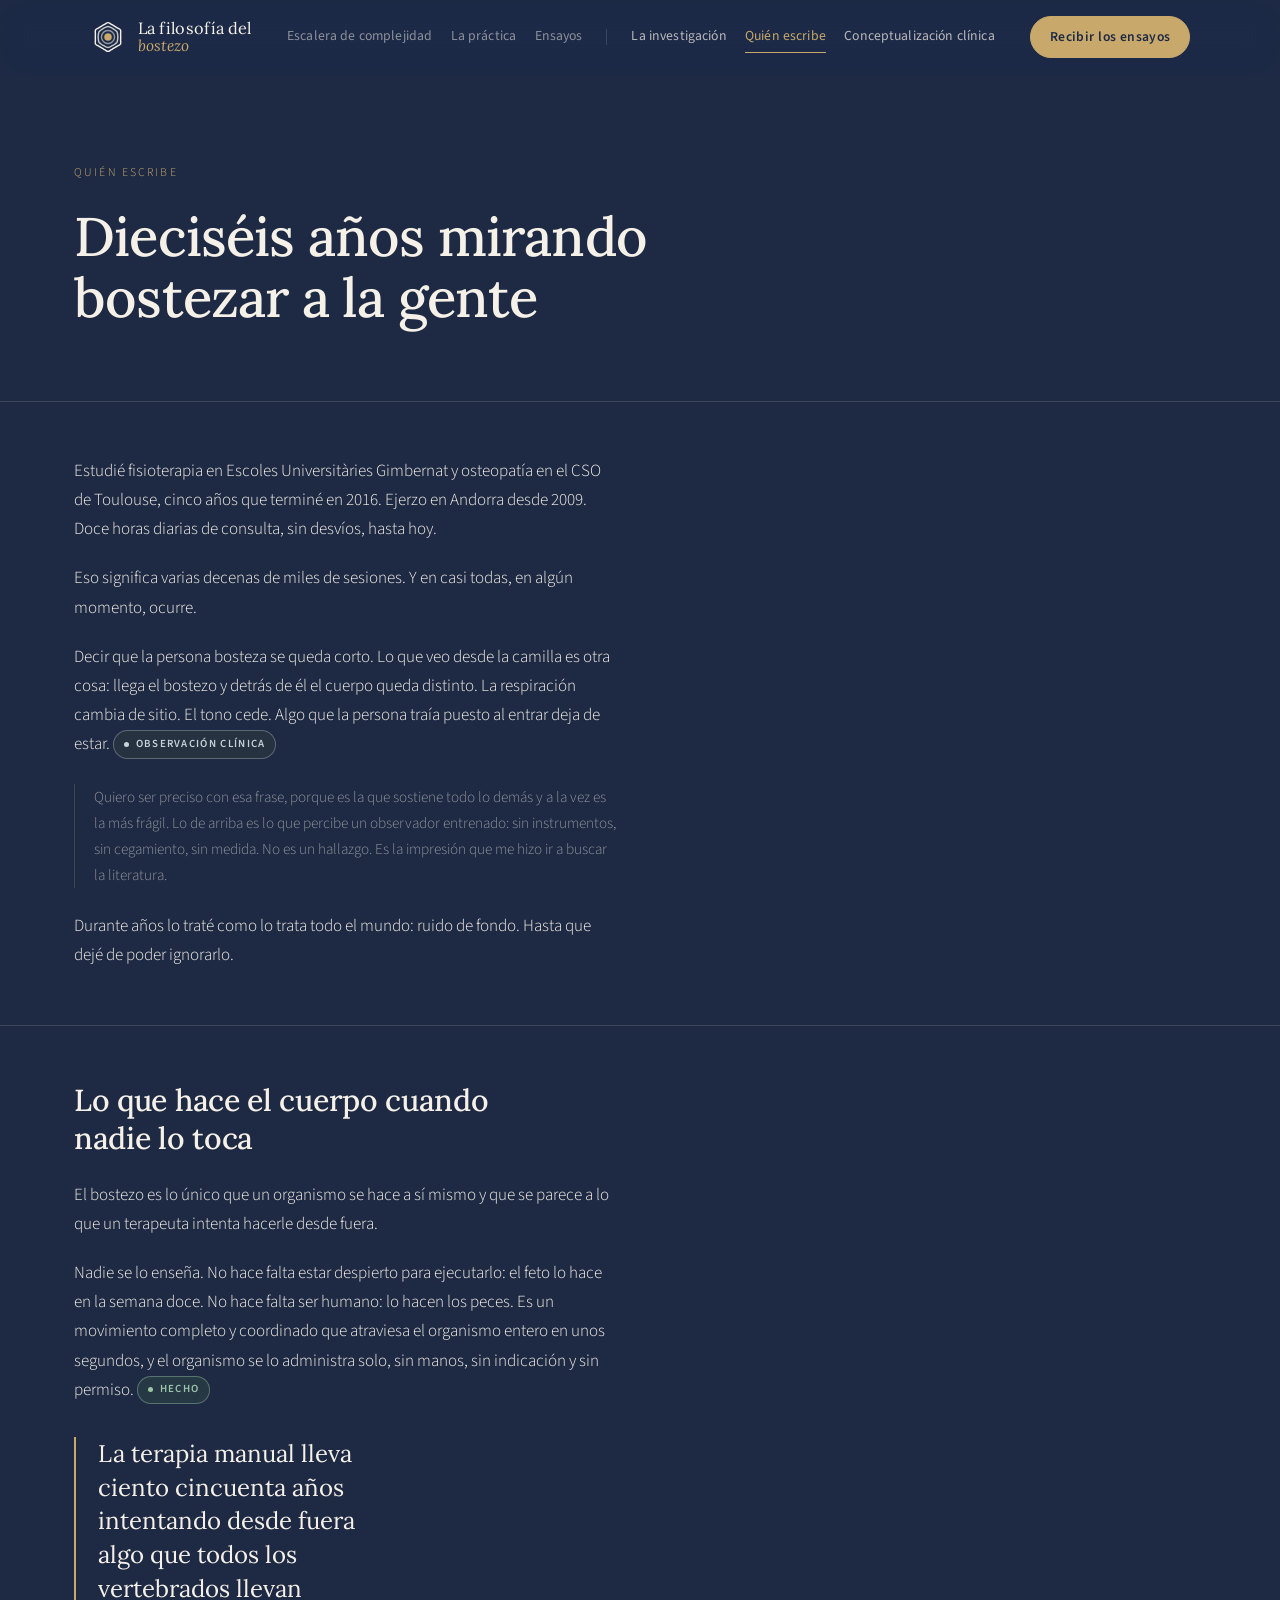
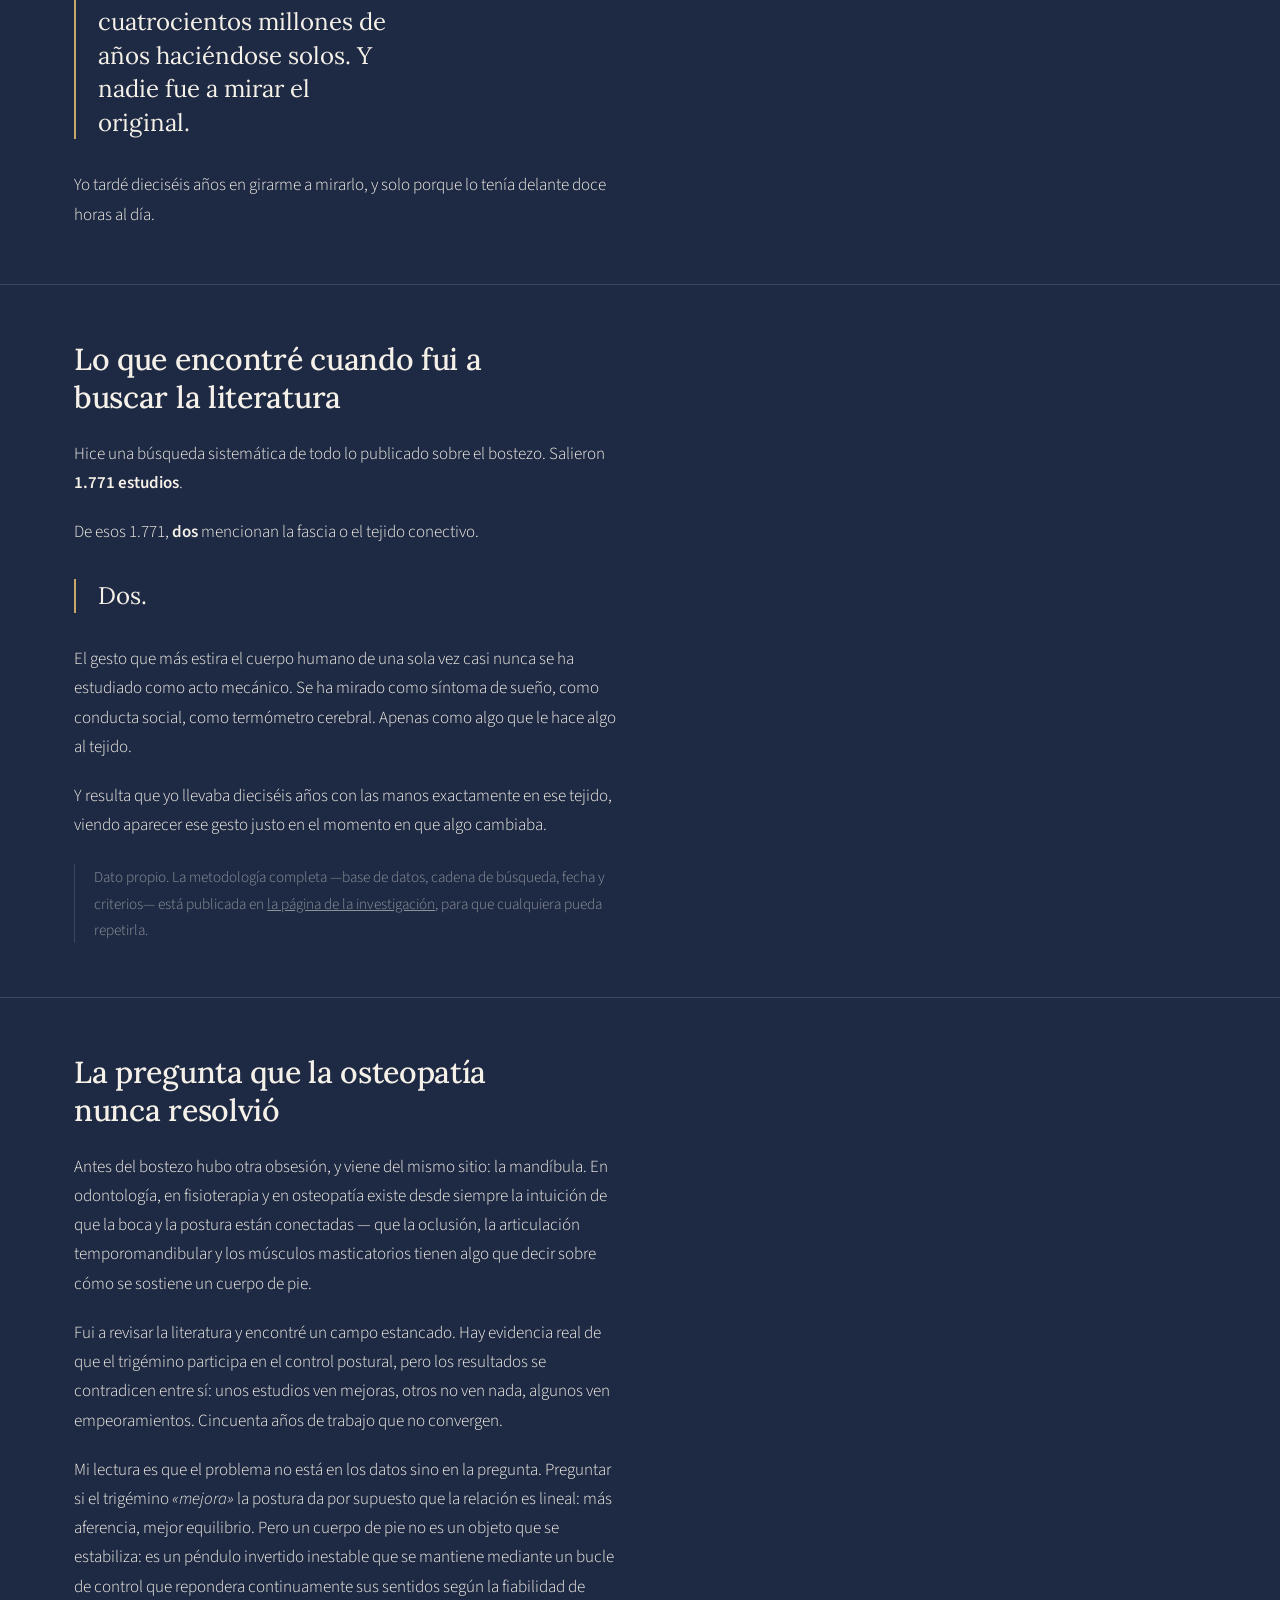
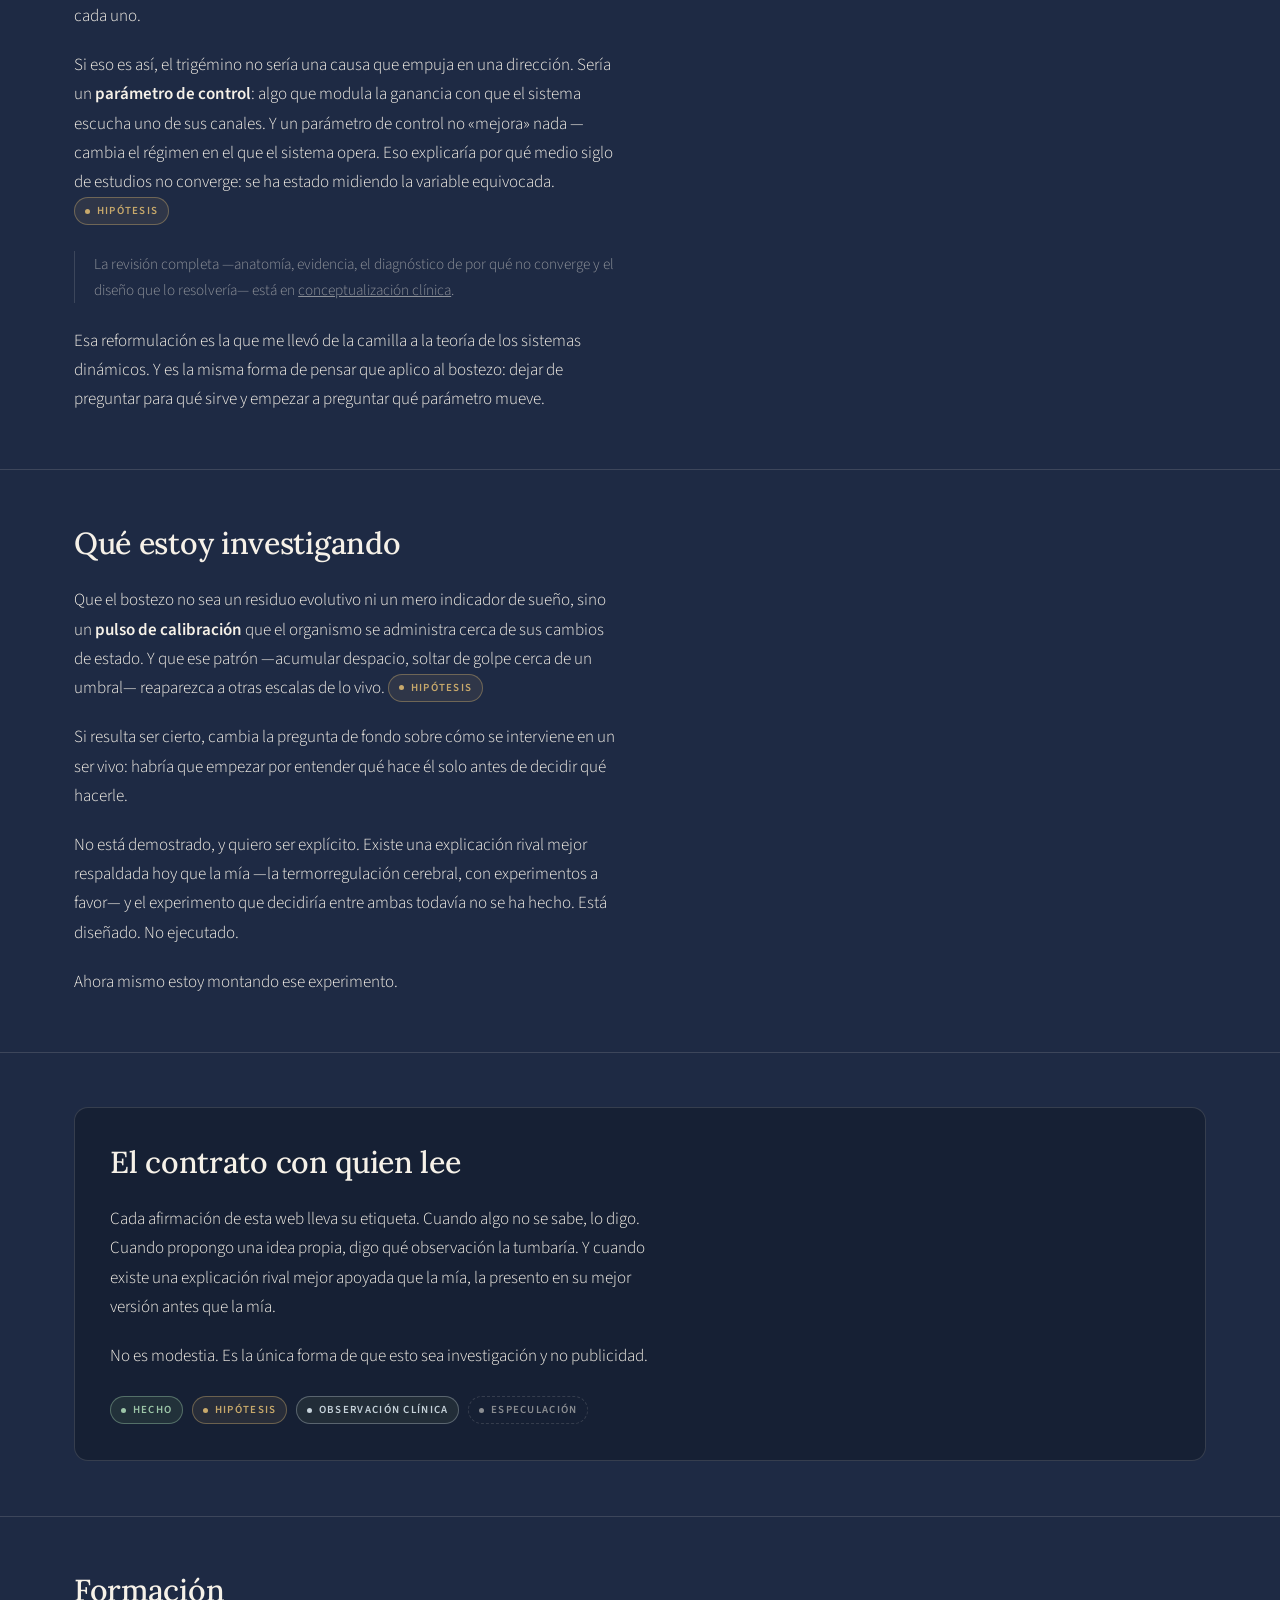
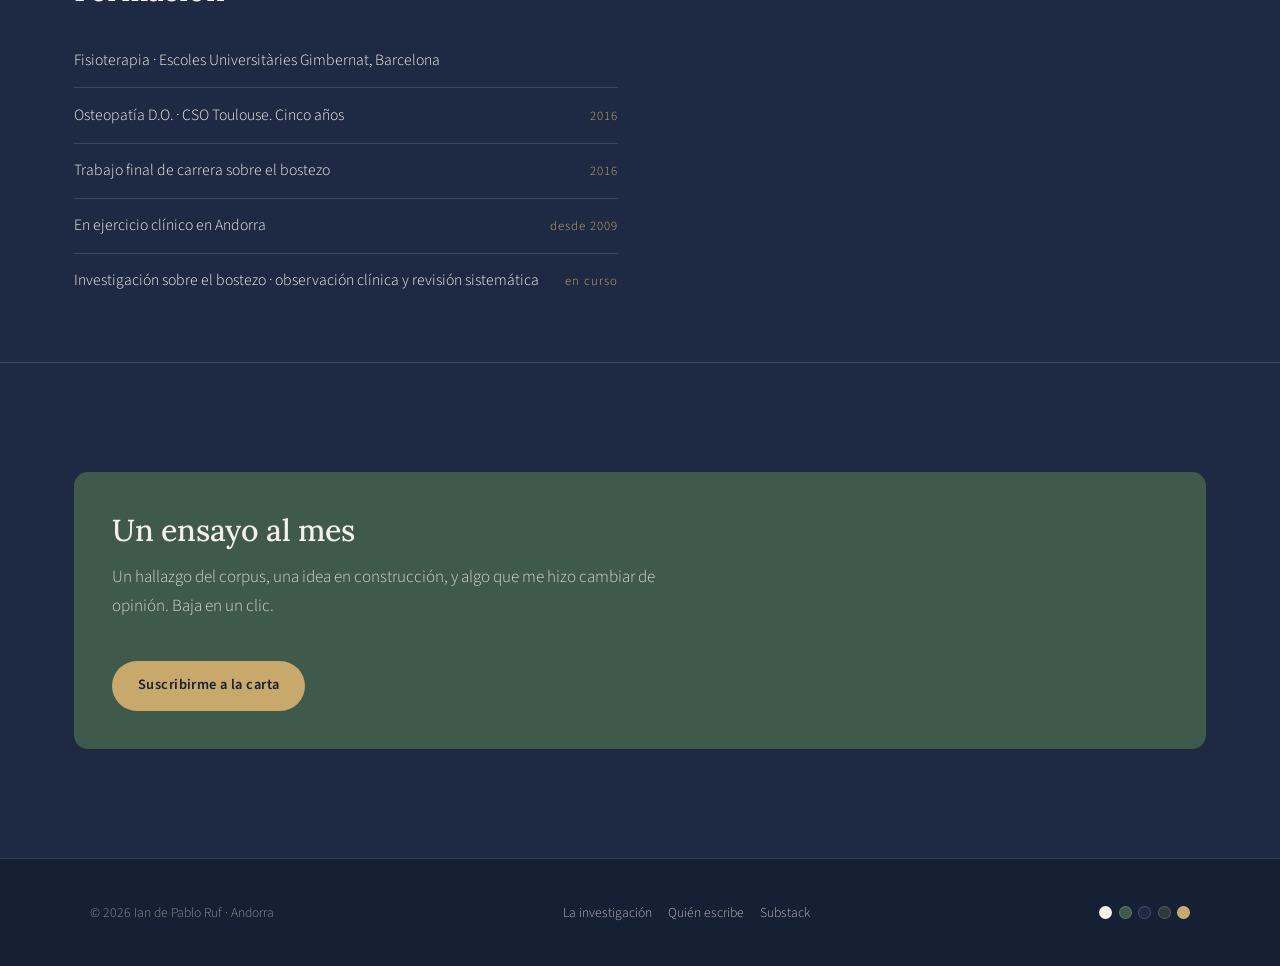
<file: autor/index.html>
<!DOCTYPE html>
<html lang="es">
<head>
<meta charset="utf-8">
<meta name="viewport" content="width=device-width,initial-scale=1">
<title>Quién escribe · La filosofía del bostezo</title>
<meta name="description" content="Ian de Pablo Ruf, osteópata en Andorra desde 2009. Dieciséis años de consulta y una obsesión: entender qué hace realmente el bostezo. Quién hay detrás.">
<link rel="canonical" href="https://filosofiadelbostezo.com/autor">
<link rel="alternate" hreflang="es" href="https://filosofiadelbostezo.com/autor">
<link rel="alternate" hreflang="x-default" href="https://filosofiadelbostezo.com/autor">
<meta property="og:type" content="profile">
<meta property="og:locale" content="es_ES">
<meta property="og:title" content="Quién escribe">
<meta property="og:description" content="Dieciséis años de consulta y una obsesión: entender qué hace realmente el bostezo.">
<meta property="og:url" content="https://filosofiadelbostezo.com/autor">
<meta property="og:image" content="https://filosofiadelbostezo.com/assets/img/og.jpg">
<meta name="twitter:card" content="summary_large_image">
<link rel="preconnect" href="https://fonts.googleapis.com">
<link rel="preconnect" href="https://fonts.gstatic.com" crossorigin>
<link rel="stylesheet" href="https://fonts.googleapis.com/css2?family=Lora:ital,wght@0,400;0,500;0,600;1,400;1,500&family=Source+Sans+3:wght@300;400;600&display=swap">
<script type="application/ld+json">
{"@context":"https://schema.org","@type":"ProfilePage",
 "mainEntity":{"@type":"Person","@id":"https://filosofiadelbostezo.com/#ian",
  "name":"Ian de Pablo Ruf",
  "url":"https://filosofiadelbostezo.com/autor",
  "jobTitle":"Osteópata D.O. e investigador",
  "description":"Osteópata D.O. en ejercicio en Andorra desde 2009. Investiga el bostezo como posible pulso de calibración y el mantenimiento dinámico de la forma.",
  "workLocation":{"@type":"Place","address":{"@type":"PostalAddress","addressCountry":"AD"}},
  "knowsAbout":["Bostezo","Fascia","Sistemas complejos","Criticidad","Propiocepción","Osteopatía","Filosofía de la biología"],
  "alumniOf":[{"@type":"CollegeOrUniversity","name":"Escoles Universitàries Gimbernat"},
              {"@type":"EducationalOrganization","name":"CSO Toulouse"}]}}
</script>
<style>
:root{
  --noche:#1E2A44; --noche-900:#162034; --noche-700:#243354;
  --marfil:#F6F1E8; --verde:#3F5A4B; --pizarra:#2F3A3D; --dorado:#C8A96B;
  --texto:#F6F1E8; --texto-suave:rgba(246,241,232,.72); --texto-tenue:rgba(246,241,232,.52);
  --linea:rgba(246,241,232,.14);
  --serif:'Lora','Iowan Old Style','Palatino Linotype',Georgia,'Times New Roman',serif;
  --sans:'Source Sans 3','Helvetica Neue',Helvetica,Arial,sans-serif;
  --ancho:1180px; --r:14px; --ease:cubic-bezier(.22,.61,.36,1);
  --medida:34rem;
}
*,*::before,*::after{box-sizing:border-box}
html{scroll-behavior:smooth}
body{margin:0;background:var(--noche);color:var(--texto);font-family:var(--sans);
     font-weight:300;font-size:1.0625rem;line-height:1.72;-webkit-font-smoothing:antialiased}
a{color:inherit}
.saltar{position:absolute;left:-9999px}
.saltar:focus{left:1rem;top:1rem;z-index:99;background:var(--dorado);color:var(--noche-900);padding:.6rem 1rem;border-radius:6px}
:focus-visible{outline:2px solid var(--dorado);outline-offset:3px}

.envoltura{max-width:var(--ancho);margin:0 auto;padding:0 1.5rem}

/* cabecera */
.cabecera{border-bottom:1px solid var(--linea);position:sticky;top:0;z-index:20;
  background:rgba(30,42,68,.86);backdrop-filter:blur(10px)}
.cabecera .envoltura{display:flex;align-items:center;justify-content:space-between;gap:1rem;padding-block:.9rem}
.marca{display:flex;align-items:center;gap:.6rem;text-decoration:none;font-family:var(--serif);font-size:.95rem;letter-spacing:.01em}
.iso{width:26px;height:26px;color:var(--dorado);flex:none}
.menu{display:flex;gap:1.4rem;list-style:none;margin:0;padding:0;font-size:.86rem;letter-spacing:.04em}
.menu a{text-decoration:none;color:var(--texto-suave);transition:color .25s var(--ease)}
.menu a:hover,.menu a[aria-current]{color:var(--dorado)}

/* portada */
.portada{padding:5.5rem 0 3rem;border-bottom:1px solid var(--linea)}
.epigrafe{font-size:.74rem;letter-spacing:.18em;text-transform:uppercase;color:var(--dorado);margin:0 0 1.4rem}
h1{font-family:var(--serif);font-weight:500;font-size:clamp(2rem,5.2vw,3.4rem);line-height:1.12;
   margin:0 0 1.6rem;max-width:19ch;letter-spacing:-.015em}
.entradilla{font-size:1.2rem;color:var(--texto-suave);max-width:var(--medida);margin:0}

/* cuerpo */
main section{padding:3.4rem 0;border-bottom:1px solid var(--linea)}
main section:last-of-type{border-bottom:0}
h2{font-family:var(--serif);font-weight:500;font-size:clamp(1.35rem,2.9vw,1.9rem);
   line-height:1.25;margin:0 0 1.5rem;max-width:24ch;letter-spacing:-.01em}
p{max-width:var(--medida);margin:0 0 1.25rem}
p:last-child{margin-bottom:0}
strong{font-weight:600;color:var(--marfil)}
em{font-style:italic}
.suelta{font-family:var(--serif);font-size:1.5rem;line-height:1.4;color:var(--marfil);
  max-width:22ch;margin:2rem 0;padding-left:1.4rem;border-left:2px solid var(--dorado)}

/* SIGNATURE: etiquetas de confianza */
.chip{display:inline-flex;align-items:center;gap:.42rem;font-family:var(--sans);
  font-size:.68rem;font-weight:600;letter-spacing:.12em;text-transform:uppercase;
  padding:.24rem .62rem;border-radius:100px;border:1px solid;white-space:nowrap;
  vertical-align:middle;translate:0 -1px}
.chip::before{content:"";width:5px;height:5px;border-radius:50%;background:currentColor}
.chip.hecho{color:#9CC5A8;border-color:rgba(156,197,168,.42);background:rgba(63,90,75,.3)}
.chip.hipotesis{color:var(--dorado);border-color:rgba(200,169,107,.42);background:rgba(200,169,107,.1)}
.chip.observacion{color:#C6D2DA;border-color:rgba(198,210,218,.34);background:rgba(47,58,61,.5)}
.chip.especulacion{color:var(--texto-tenue);border-color:var(--linea);background:transparent;border-style:dashed}
.aviso{max-width:var(--medida);font-size:.95rem;color:var(--texto-tenue);
  border-left:1px solid var(--linea);padding-left:1.2rem;margin:1.5rem 0}

/* formación */
.formacion{list-style:none;padding:0;margin:0;max-width:var(--medida)}
.formacion li{padding:.85rem 0;border-bottom:1px solid var(--linea);display:flex;gap:1rem;
  align-items:baseline;justify-content:space-between;font-size:.98rem}
.formacion li:last-child{border-bottom:0}
.formacion .anio{color:var(--dorado);font-size:.8rem;letter-spacing:.08em;flex:none}

/* contrato */
.contrato{background:var(--noche-900);border-radius:var(--r);padding:2.2rem;border:1px solid var(--linea)}
.contrato h2{margin-top:0}
.leyenda{display:flex;flex-wrap:wrap;gap:.55rem;margin-top:1.6rem}

/* llamada */
.llamada{background:var(--verde);border-radius:var(--r);padding:2.4rem;margin:3.4rem 0}
.llamada h2{margin-bottom:.9rem}
.llamada p{color:rgba(246,241,232,.82)}
.boton{display:inline-block;margin-top:1.2rem;background:var(--dorado);color:var(--noche-900);
  text-decoration:none;font-weight:600;font-size:.9rem;letter-spacing:.03em;
  padding:.8rem 1.6rem;border-radius:100px;transition:transform .25s var(--ease),filter .25s var(--ease)}
.boton:hover{transform:translateY(-2px);filter:brightness(1.06)}

/* pie */
.pie{border-top:1px solid var(--linea);padding:2.6rem 0;color:var(--texto-tenue);font-size:.85rem}
.pie .envoltura{display:flex;flex-wrap:wrap;gap:1.2rem;justify-content:space-between;align-items:center}
.pie a{color:var(--texto-suave);text-decoration:none}
.pie a:hover{color:var(--dorado)}

@media (max-width:700px){
  .menu{display:none}
  .portada{padding-top:3.5rem}
  .llamada,.contrato{padding:1.6rem}
}
@media (prefers-reduced-motion:reduce){
  *{animation:none!important;transition:none!important}
  html{scroll-behavior:auto}
}
</style>
<link rel="stylesheet" href="/assets/base.css">
</head>
<body>
<a class="saltar" href="#principal">Saltar al contenido</a>

<svg width="0" height="0" style="position:absolute" aria-hidden="true" focusable="false"><defs>
<g id="isotipo-min" fill="none" stroke="currentColor" stroke-linejoin="round">
      <path opacity=".55" d="M100.0 64.0C103.1 64.0 106.3 64.4 109.3 65.2C112.3 66.0 115.3 67.3 118.0 68.8C120.7 70.4 123.3 72.3 125.5 74.5C127.7 76.7 129.6 79.3 131.2 82.0C132.7 84.7 134.0 87.7 134.8 90.7C135.6 93.7 136.0 96.9 136.0 100.0C136.0 103.1 135.6 106.3 134.8 109.3C134.0 112.3 132.7 115.3 131.2 118.0C129.6 120.7 127.7 123.3 125.5 125.5C123.3 127.7 120.7 129.6 118.0 131.2C115.3 132.7 112.3 134.0 109.3 134.8C106.3 135.6 103.1 136.0 100.0 136.0C96.9 136.0 93.7 135.6 90.7 134.8C87.7 134.0 84.7 132.7 82.0 131.2C79.3 129.6 76.7 127.7 74.5 125.5C72.3 123.3 70.4 120.7 68.8 118.0C67.3 115.3 66.0 112.3 65.2 109.3C64.4 106.3 64.0 103.1 64.0 100.0C64.0 96.9 64.4 93.7 65.2 90.7C66.0 87.7 67.3 84.7 68.8 82.0C70.4 79.3 72.3 76.7 74.5 74.5C76.7 72.3 79.3 70.4 82.0 68.8C84.7 67.3 87.7 66.0 90.7 65.2C93.7 64.4 96.9 64.0 100.0 64.0Z"/>
      <path opacity=".78" d="M100.0 42.0C104.8 42.0 109.8 44.8 114.3 46.6C118.9 48.4 123.1 50.4 127.3 52.8C131.4 55.2 135.3 57.9 139.1 60.9C142.9 63.9 147.8 66.9 150.2 71.0C152.6 75.1 152.7 80.9 153.4 85.7C154.1 90.5 154.5 95.2 154.5 100.0C154.5 104.8 154.1 109.5 153.4 114.3C152.7 119.1 152.6 124.9 150.2 129.0C147.8 133.1 142.9 136.1 139.1 139.1C135.3 142.1 131.4 144.8 127.3 147.2C123.1 149.6 118.9 151.6 114.3 153.4C109.8 155.2 104.8 158.0 100.0 158.0C95.2 158.0 90.2 155.2 85.7 153.4C81.1 151.6 76.9 149.6 72.7 147.2C68.6 144.8 64.7 142.1 60.9 139.1C57.1 136.1 52.2 133.1 49.8 129.0C47.4 124.9 47.3 119.1 46.6 114.3C45.9 109.5 45.5 104.8 45.5 100.0C45.5 95.2 45.9 90.5 46.6 85.7C47.3 80.9 47.4 75.1 49.8 71.0C52.2 66.9 57.1 63.9 60.9 60.9C64.7 57.9 68.6 55.2 72.7 52.8C76.9 50.4 81.1 48.4 85.7 46.6C90.2 44.8 95.2 42.0 100.0 42.0Z"/>
      <path opacity="1" d="M100.0 20.0C106.3 20.0 112.9 26.7 118.8 29.9C124.6 33.1 129.8 35.9 135.2 39.1C140.6 42.2 145.6 45.2 151.3 48.7C157.0 52.2 166.2 54.6 169.3 60.0C172.4 65.4 169.9 74.6 170.1 81.2C170.3 87.9 170.4 93.7 170.4 100.0C170.4 106.3 170.3 112.1 170.1 118.8C169.9 125.4 172.4 134.6 169.3 140.0C166.2 145.4 157.0 147.8 151.3 151.3C145.6 154.8 140.6 157.8 135.2 160.9C129.8 164.1 124.6 166.9 118.8 170.1C112.9 173.3 106.3 180.0 100.0 180.0C93.7 180.0 87.1 173.3 81.2 170.1C75.4 166.9 70.2 164.1 64.8 160.9C59.4 157.8 54.4 154.8 48.7 151.3C43.0 147.8 33.8 145.4 30.7 140.0C27.6 134.6 30.1 125.4 29.9 118.8C29.7 112.1 29.6 106.3 29.6 100.0C29.6 93.7 29.7 87.9 29.9 81.2C30.1 74.6 27.6 65.4 30.7 60.0C33.8 54.6 43.0 52.2 48.7 48.7C54.4 45.2 59.4 42.2 64.8 39.1C70.2 35.9 75.4 33.1 81.2 29.9C87.1 26.7 93.7 20.0 100.0 20.0Z"/>
      <circle fill="#C8A96B" stroke="none" cx="100" cy="100" r="21"/>
    </g>
</defs></svg>

<div data-cabecera><header class="cabecera"><div class="cabecera__int"><a class="marca" href="/" aria-label="La filosofía del bostezo — inicio"><svg class="iso" viewBox="0 0 200 200" aria-hidden="true"><use href="#isotipo-min"/></svg><span class="marca-txt">La filosofía del<span>bostezo</span></span></a><nav aria-label="Principal"><ul class="menu"><li><a href="/investigacion">La investigación</a></li><li><a href="/#ensayos">Ensayos</a></li><li><a href="/autor">Quién escribe</a></li><li><a href="/#suscribir">Suscribirse</a></li></ul></nav><a class="cta" href="/#suscribir"><span class="largo">Recibir los&nbsp;ensayos</span><span class="corto">Suscribirse</span></a></div></header></div>

<main id="principal">

<section class="portada">
  <div class="envoltura">
    <p class="epigrafe">Quién escribe</p>
    <h1>Dieciséis años mirando bostezar a la gente</h1>
  </div>
</section>

<section>
  <div class="envoltura">
    <p>Estudié fisioterapia en Escoles Universitàries Gimbernat y osteopatía en el CSO de Toulouse, cinco años que terminé en 2016. Ejerzo en Andorra desde 2009. Doce horas diarias de consulta, sin desvíos, hasta hoy.</p>
    <p>Eso significa varias decenas de miles de sesiones. Y en casi todas, en algún momento, ocurre.</p>
    <p>Decir que la persona bosteza se queda corto. Lo que veo desde la camilla es otra cosa: llega el bostezo y detrás de él el cuerpo queda distinto. La respiración cambia de sitio. El tono cede. Algo que la persona traía puesto al entrar deja de estar. <span class="chip observacion">Observación clínica</span></p>
    <p class="aviso">Quiero ser preciso con esa frase, porque es la que sostiene todo lo demás y a la vez es la más frágil. Lo de arriba es lo que percibe un observador entrenado: sin instrumentos, sin cegamiento, sin medida. No es un hallazgo. Es la impresión que me hizo ir a buscar la literatura.</p>
    <p>Durante años lo traté como lo trata todo el mundo: ruido de fondo. Hasta que dejé de poder ignorarlo.</p>
  </div>
</section>

<section>
  <div class="envoltura">
    <h2>Lo que hace el cuerpo cuando nadie lo toca</h2>
    <p>El bostezo es lo único que un organismo se hace a sí mismo y que se parece a lo que un terapeuta intenta hacerle desde fuera.</p>
    <p>Nadie se lo enseña. No hace falta estar despierto para ejecutarlo: el feto lo hace en la semana doce. No hace falta ser humano: lo hacen los peces. Es un movimiento completo y coordinado que atraviesa el organismo entero en unos segundos, y el organismo se lo administra solo, sin manos, sin indicación y sin permiso. <span class="chip hecho">Hecho</span></p>
    <p class="suelta">La terapia manual lleva ciento cincuenta años intentando desde fuera algo que todos los vertebrados llevan cuatrocientos millones de años haciéndose solos. Y nadie fue a mirar el original.</p>
    <p>Yo tardé dieciséis años en girarme a mirarlo, y solo porque lo tenía delante doce horas al día.</p>
  </div>
</section>

<section>
  <div class="envoltura">
    <h2>Lo que encontré cuando fui a buscar la literatura</h2>
    <p>Hice una búsqueda sistemática de todo lo publicado sobre el bostezo. Salieron <strong>1.771 estudios</strong>.</p>
    <p>De esos 1.771, <strong>dos</strong> mencionan la fascia o el tejido conectivo.</p>
    <p class="suelta">Dos.</p>
    <p>El gesto que más estira el cuerpo humano de una sola vez casi nunca se ha estudiado como acto mecánico. Se ha mirado como síntoma de sueño, como conducta social, como termómetro cerebral. Apenas como algo que le hace algo al tejido.</p>
    <p>Y resulta que yo llevaba dieciséis años con las manos exactamente en ese tejido, viendo aparecer ese gesto justo en el momento en que algo cambiaba.</p>
    <p class="aviso">Dato propio. La metodología completa —base de datos, cadena de búsqueda, fecha y criterios— está publicada en <a href="/investigacion">la página de la investigación</a>, para que cualquiera pueda repetirla.</p>
  </div>
</section>

<section>
  <div class="envoltura">
    <h2>La pregunta que la osteopatía nunca resolvió</h2>
    <p>Antes del bostezo hubo otra obsesión, y viene del mismo sitio: la mandíbula. En odontología, en fisioterapia y en osteopatía existe desde siempre la intuición de que la boca y la postura están conectadas — que la oclusión, la articulación temporomandibular y los músculos masticatorios tienen algo que decir sobre cómo se sostiene un cuerpo de pie.</p>
    <p>Fui a revisar la literatura y encontré un campo estancado. Hay evidencia real de que el trigémino participa en el control postural, pero los resultados se contradicen entre sí: unos estudios ven mejoras, otros no ven nada, algunos ven empeoramientos. Cincuenta años de trabajo que no convergen.</p>
    <p>Mi lectura es que el problema no está en los datos sino en la pregunta. Preguntar si el trigémino <em>«mejora»</em> la postura da por supuesto que la relación es lineal: más aferencia, mejor equilibrio. Pero un cuerpo de pie no es un objeto que se estabiliza: es un péndulo invertido inestable que se mantiene mediante un bucle de control que repondera continuamente sus sentidos según la fiabilidad de cada uno.</p>
    <p>Si eso es así, el trigémino no sería una causa que empuja en una dirección. Sería un <strong>parámetro de control</strong>: algo que modula la ganancia con que el sistema escucha uno de sus canales. Y un parámetro de control no «mejora» nada — cambia el régimen en el que el sistema opera. Eso explicaría por qué medio siglo de estudios no converge: se ha estado midiendo la variable equivocada. <span class="chip hipotesis">Hipótesis</span></p>
    <p class="aviso">La revisión completa —anatomía, evidencia, el diagnóstico de por qué no converge y el diseño que lo resolvería— está en <a href="/conceptualizacion-clinica">conceptualización clínica</a>.</p>
    <p>Esa reformulación es la que me llevó de la camilla a la teoría de los sistemas dinámicos. Y es la misma forma de pensar que aplico al bostezo: dejar de preguntar para qué sirve y empezar a preguntar qué parámetro mueve.</p>
  </div>
</section>

<section>
  <div class="envoltura">
    <h2>Qué estoy investigando</h2>
    <p>Que el bostezo no sea un residuo evolutivo ni un mero indicador de sueño, sino un <strong>pulso de calibración</strong> que el organismo se administra cerca de sus cambios de estado. Y que ese patrón —acumular despacio, soltar de golpe cerca de un umbral— reaparezca a otras escalas de lo vivo. <span class="chip hipotesis">Hipótesis</span></p>
    <p>Si resulta ser cierto, cambia la pregunta de fondo sobre cómo se interviene en un ser vivo: habría que empezar por entender qué hace él solo antes de decidir qué hacerle.</p>
    <p>No está demostrado, y quiero ser explícito. Existe una explicación rival mejor respaldada hoy que la mía —la termorregulación cerebral, con experimentos a favor— y el experimento que decidiría entre ambas todavía no se ha hecho. Está diseñado. No ejecutado.</p>
    <p>Ahora mismo estoy montando ese experimento.</p>
  </div>
</section>

<section>
  <div class="envoltura">
    <div class="contrato">
      <h2>El contrato con quien lee</h2>
      <p>Cada afirmación de esta web lleva su etiqueta. Cuando algo no se sabe, lo digo. Cuando propongo una idea propia, digo qué observación la tumbaría. Y cuando existe una explicación rival mejor apoyada que la mía, la presento en su mejor versión antes que la mía.</p>
      <p>No es modestia. Es la única forma de que esto sea investigación y no publicidad.</p>
      <div class="leyenda">
        <span class="chip hecho">Hecho</span>
        <span class="chip hipotesis">Hipótesis</span>
        <span class="chip observacion">Observación clínica</span>
        <span class="chip especulacion">Especulación</span>
      </div>
    </div>
  </div>
</section>

<section>
  <div class="envoltura">
    <h2>Formación</h2>
    <ul class="formacion">
      <li><span>Fisioterapia · Escoles Universitàries Gimbernat, Barcelona</span></li>
      <li><span>Osteopatía D.O. · CSO Toulouse. Cinco años</span><span class="anio">2016</span></li>
      <li><span>Trabajo final de carrera sobre el bostezo</span><span class="anio">2016</span></li>
      <li><span>En ejercicio clínico en Andorra</span><span class="anio">desde 2009</span></li>
      <li><span>Investigación sobre el bostezo · observación clínica y revisión sistemática</span><span class="anio">en curso</span></li>
    </ul>
  </div>
</section>

<section>
  <div class="envoltura">
    <div class="llamada">
      <h2>Un ensayo al mes</h2>
      <p>Un hallazgo del corpus, una idea en construcción, y algo que me hizo cambiar de opinión. Baja en un clic.</p>
      <a class="boton" href="/#suscribir">Suscribirme a la carta</a>
    </div>
  </div>
</section>

</main>

<div data-pie><footer class="pie"><div class="pie__int"><span>© 2026 Ian de Pablo Ruf · Andorra</span><span class="pie__enlaces"><a href="/investigacion">La investigación</a><a href="/autor">Quién escribe</a><a href="https://lafilosofiadelbostezo.substack.com" rel="me" target="_blank">Substack</a></span><span class="pie__paleta" title="Paleta oficial"><i style="background:#F6F1E8"></i><i style="background:#3F5A4B"></i><i style="background:#1E2A44"></i><i style="background:#2F3A3D"></i><i style="background:#C8A96B"></i></span></div></footer></div>
<script src="/assets/site.js" defer></script>
</body>
</html>
</file>
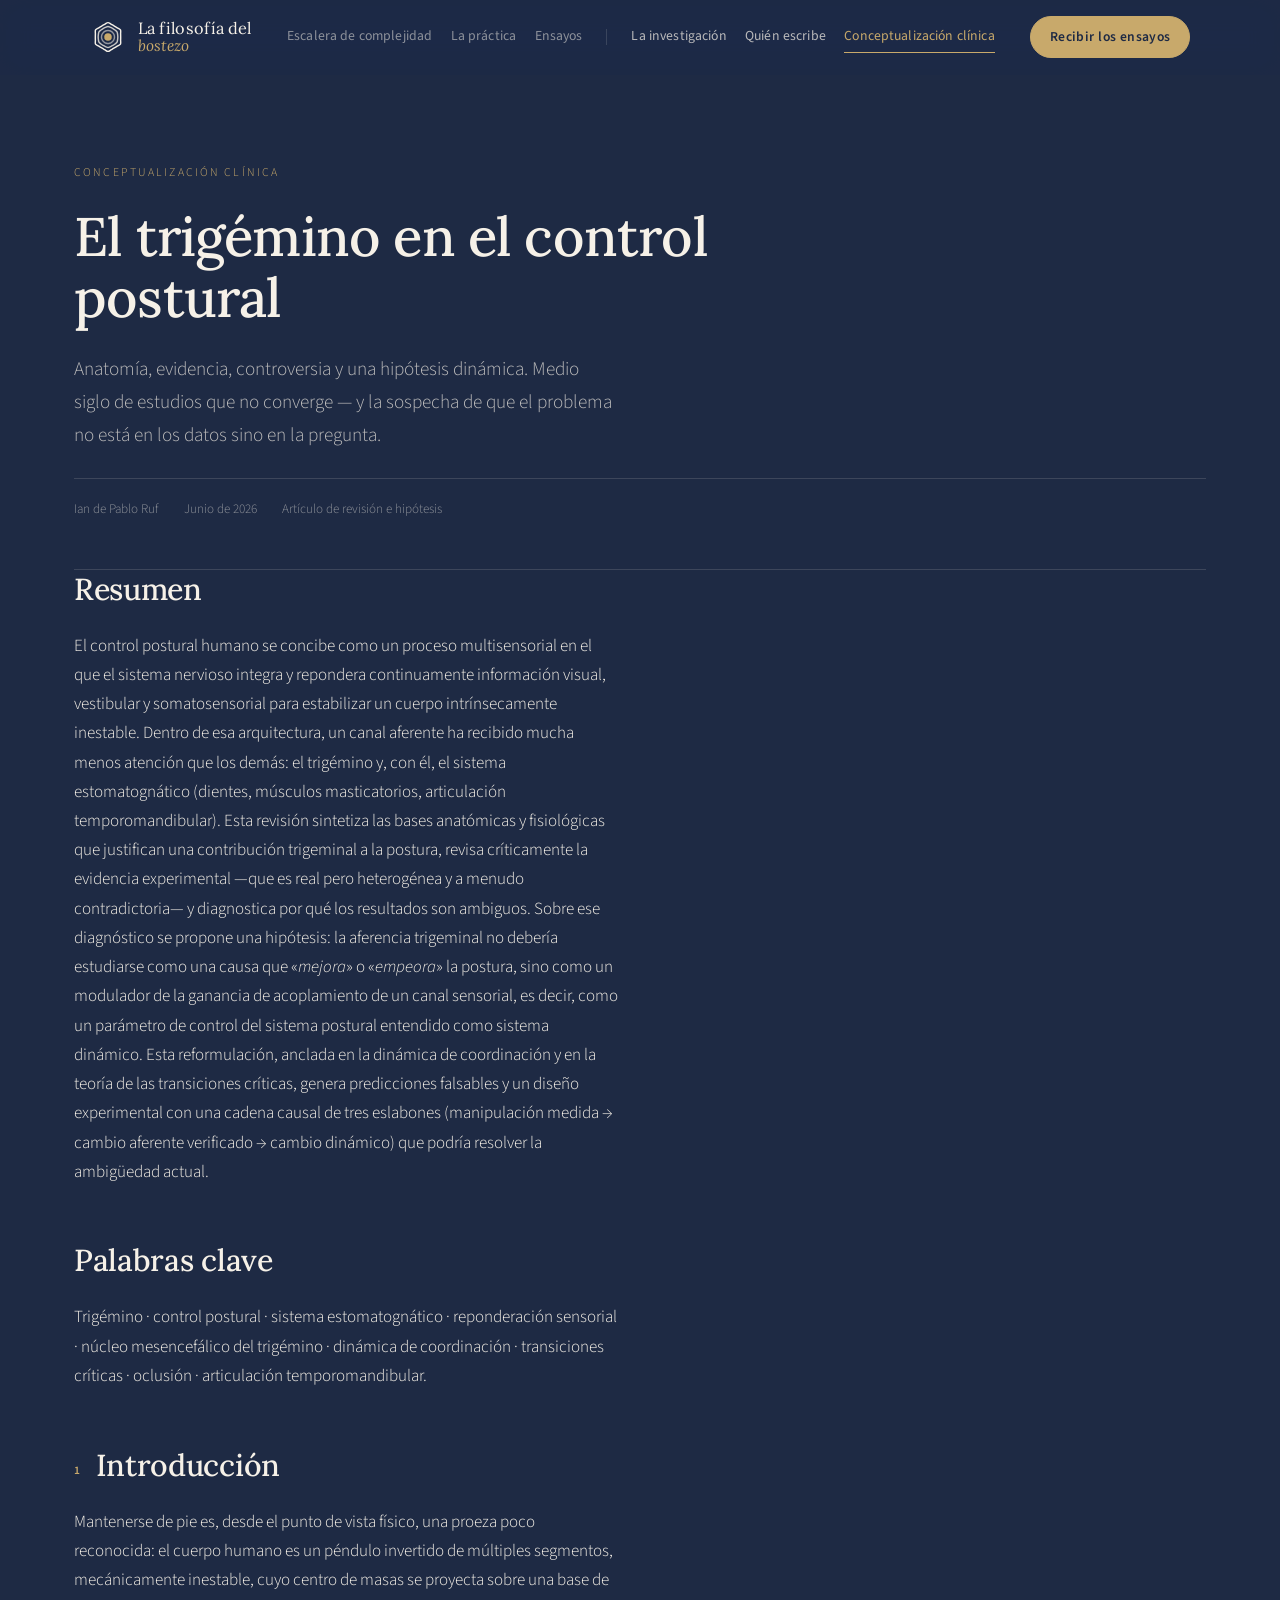
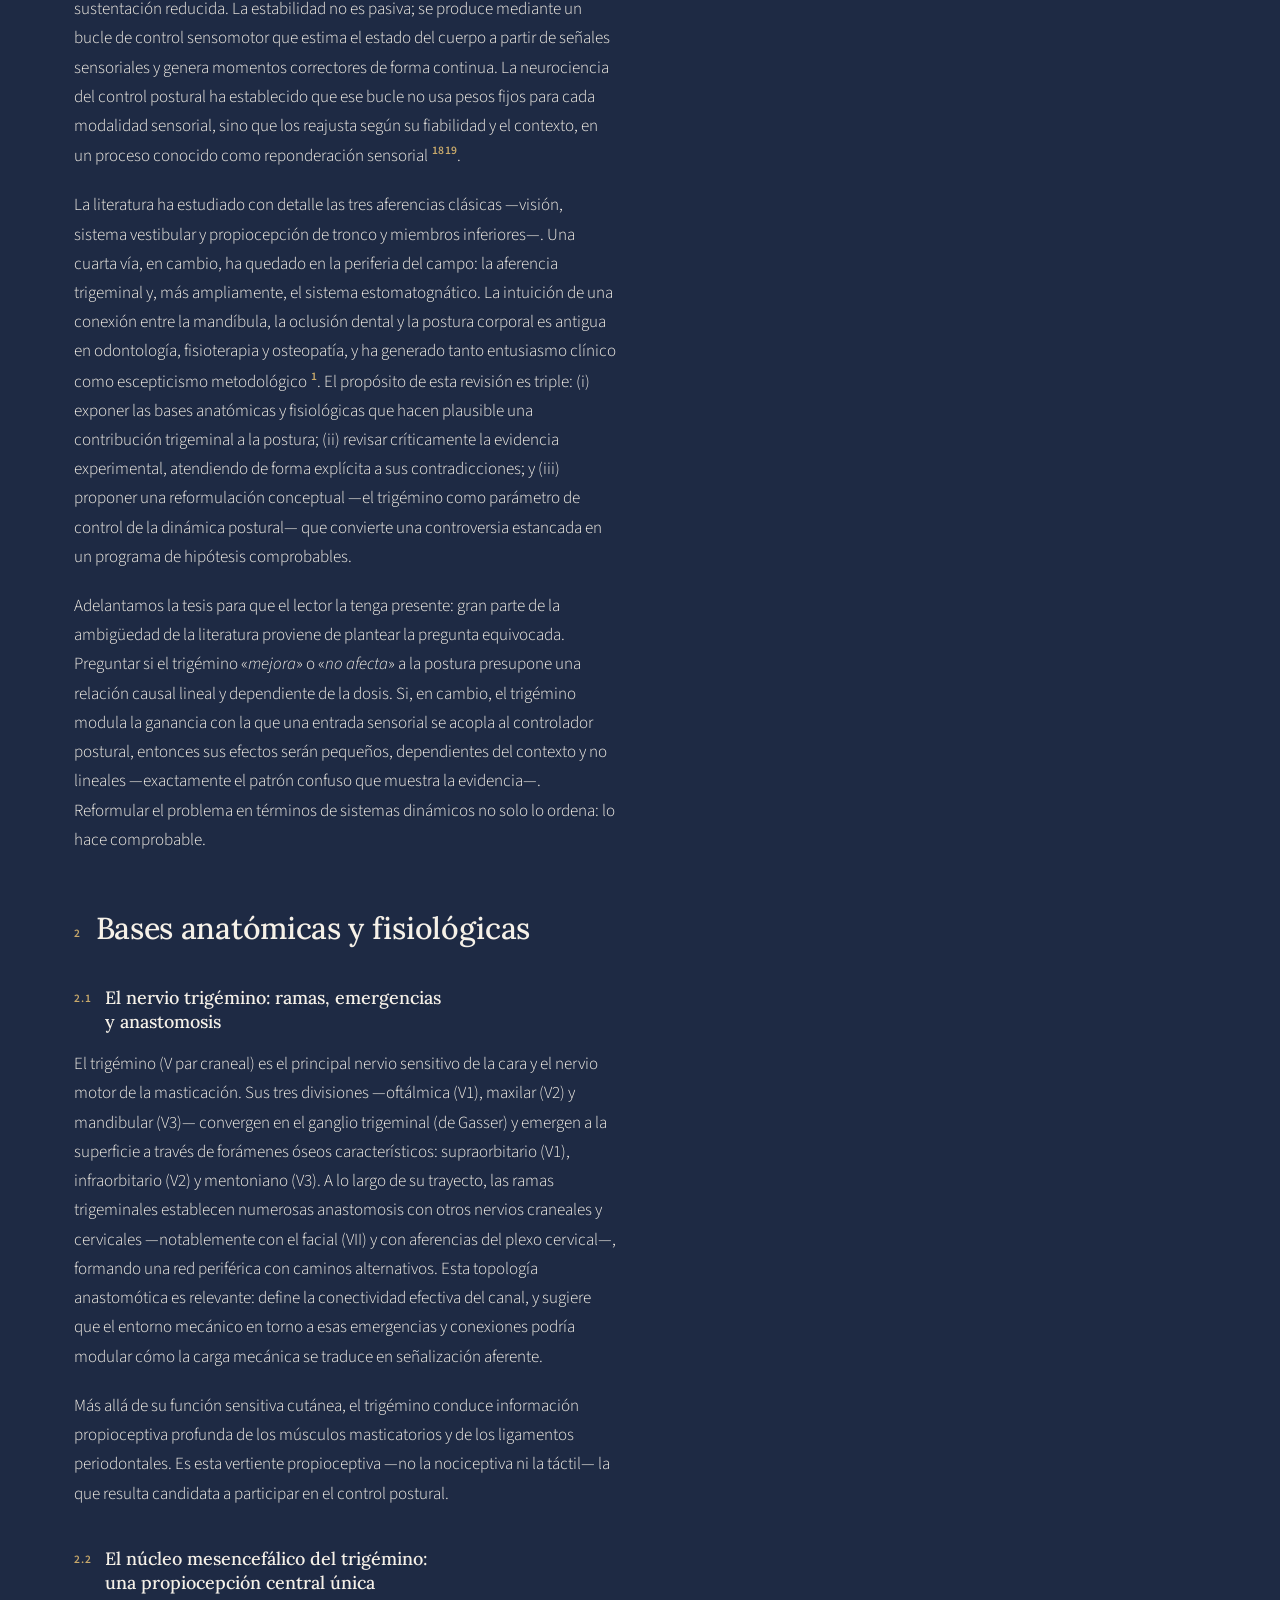
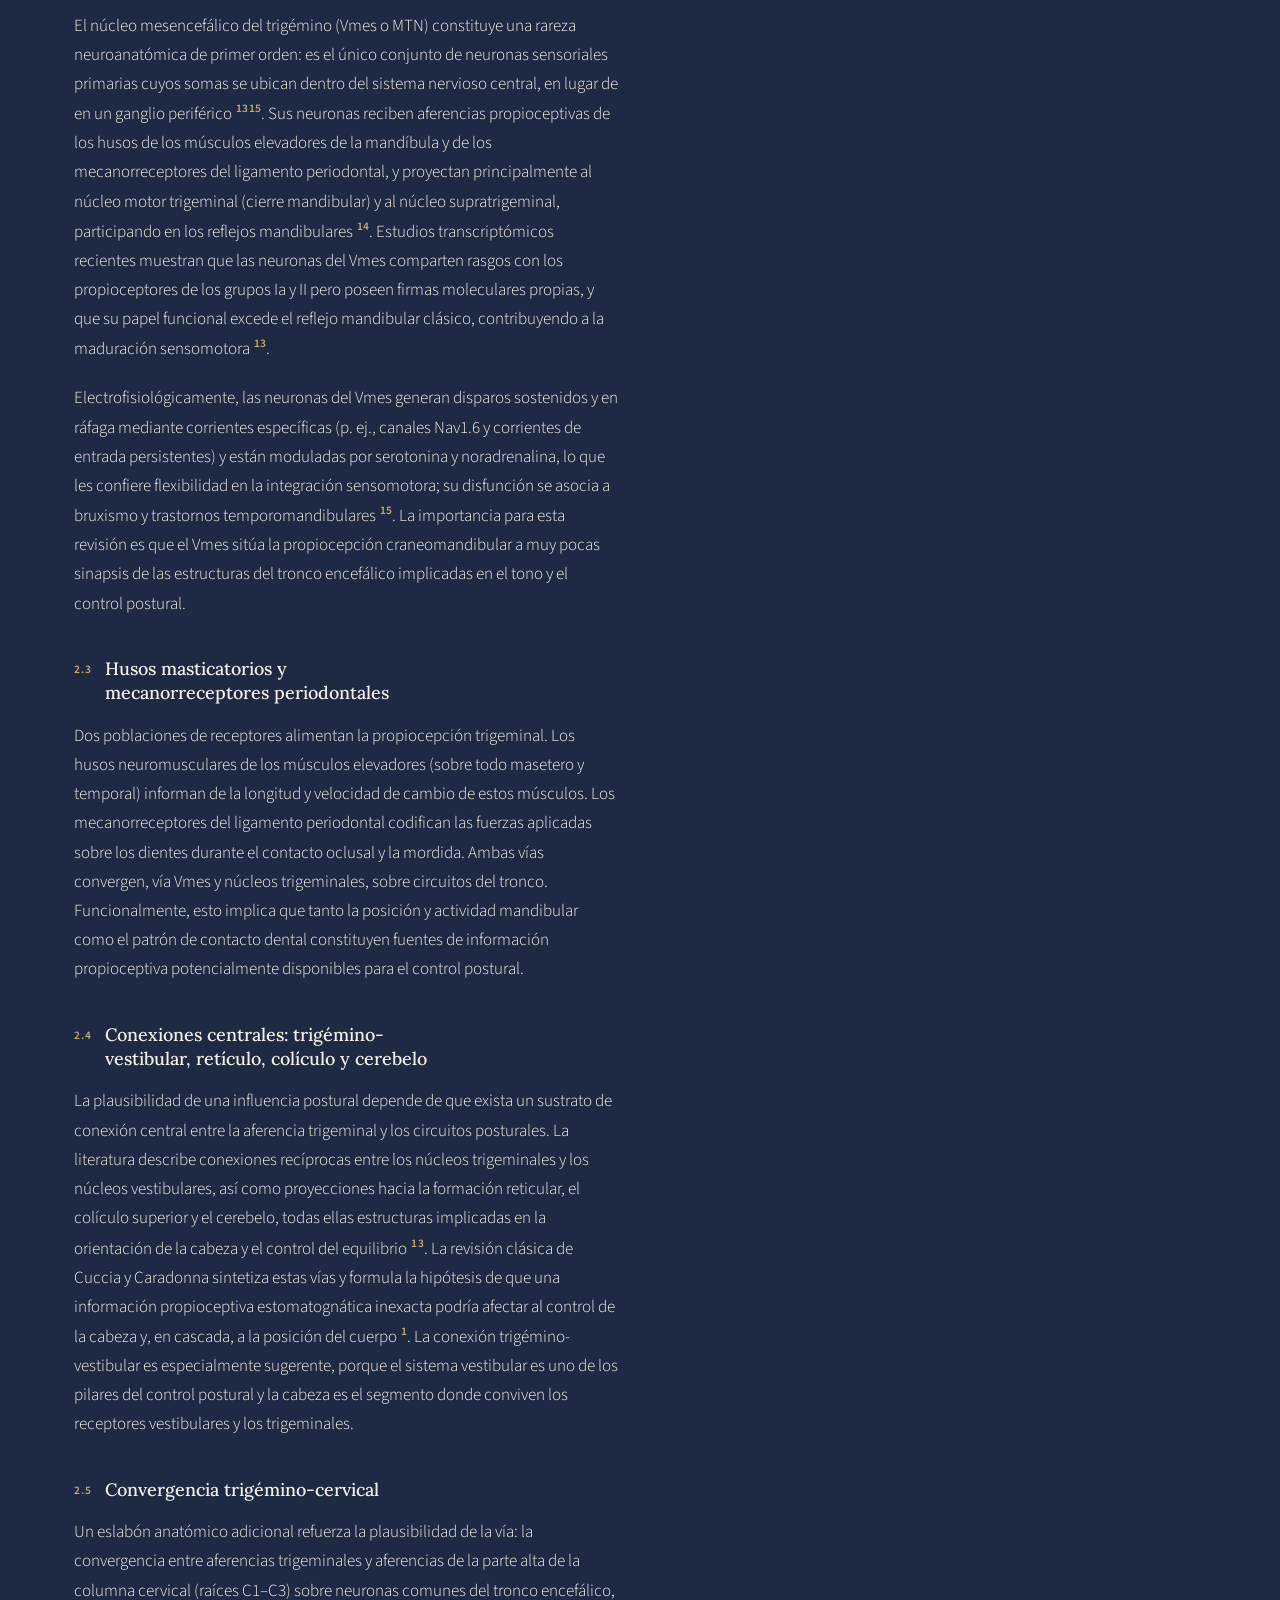
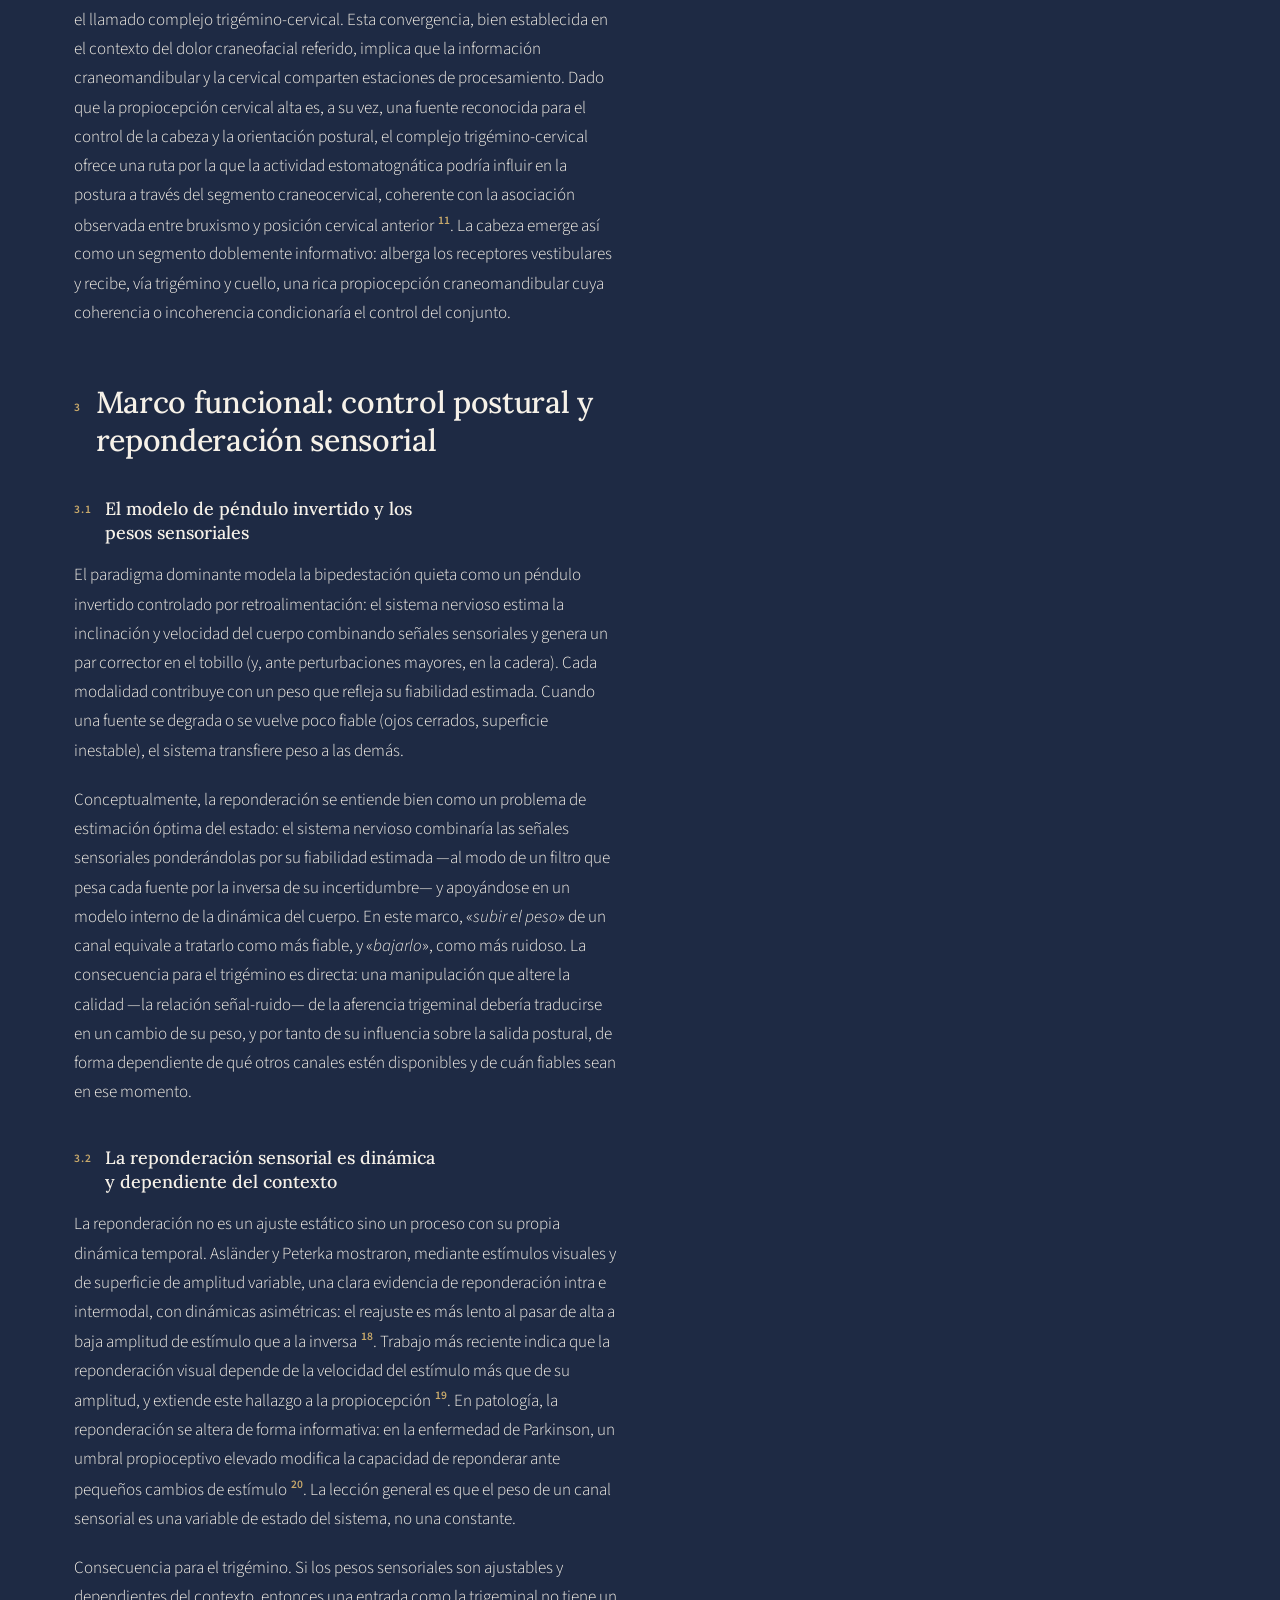
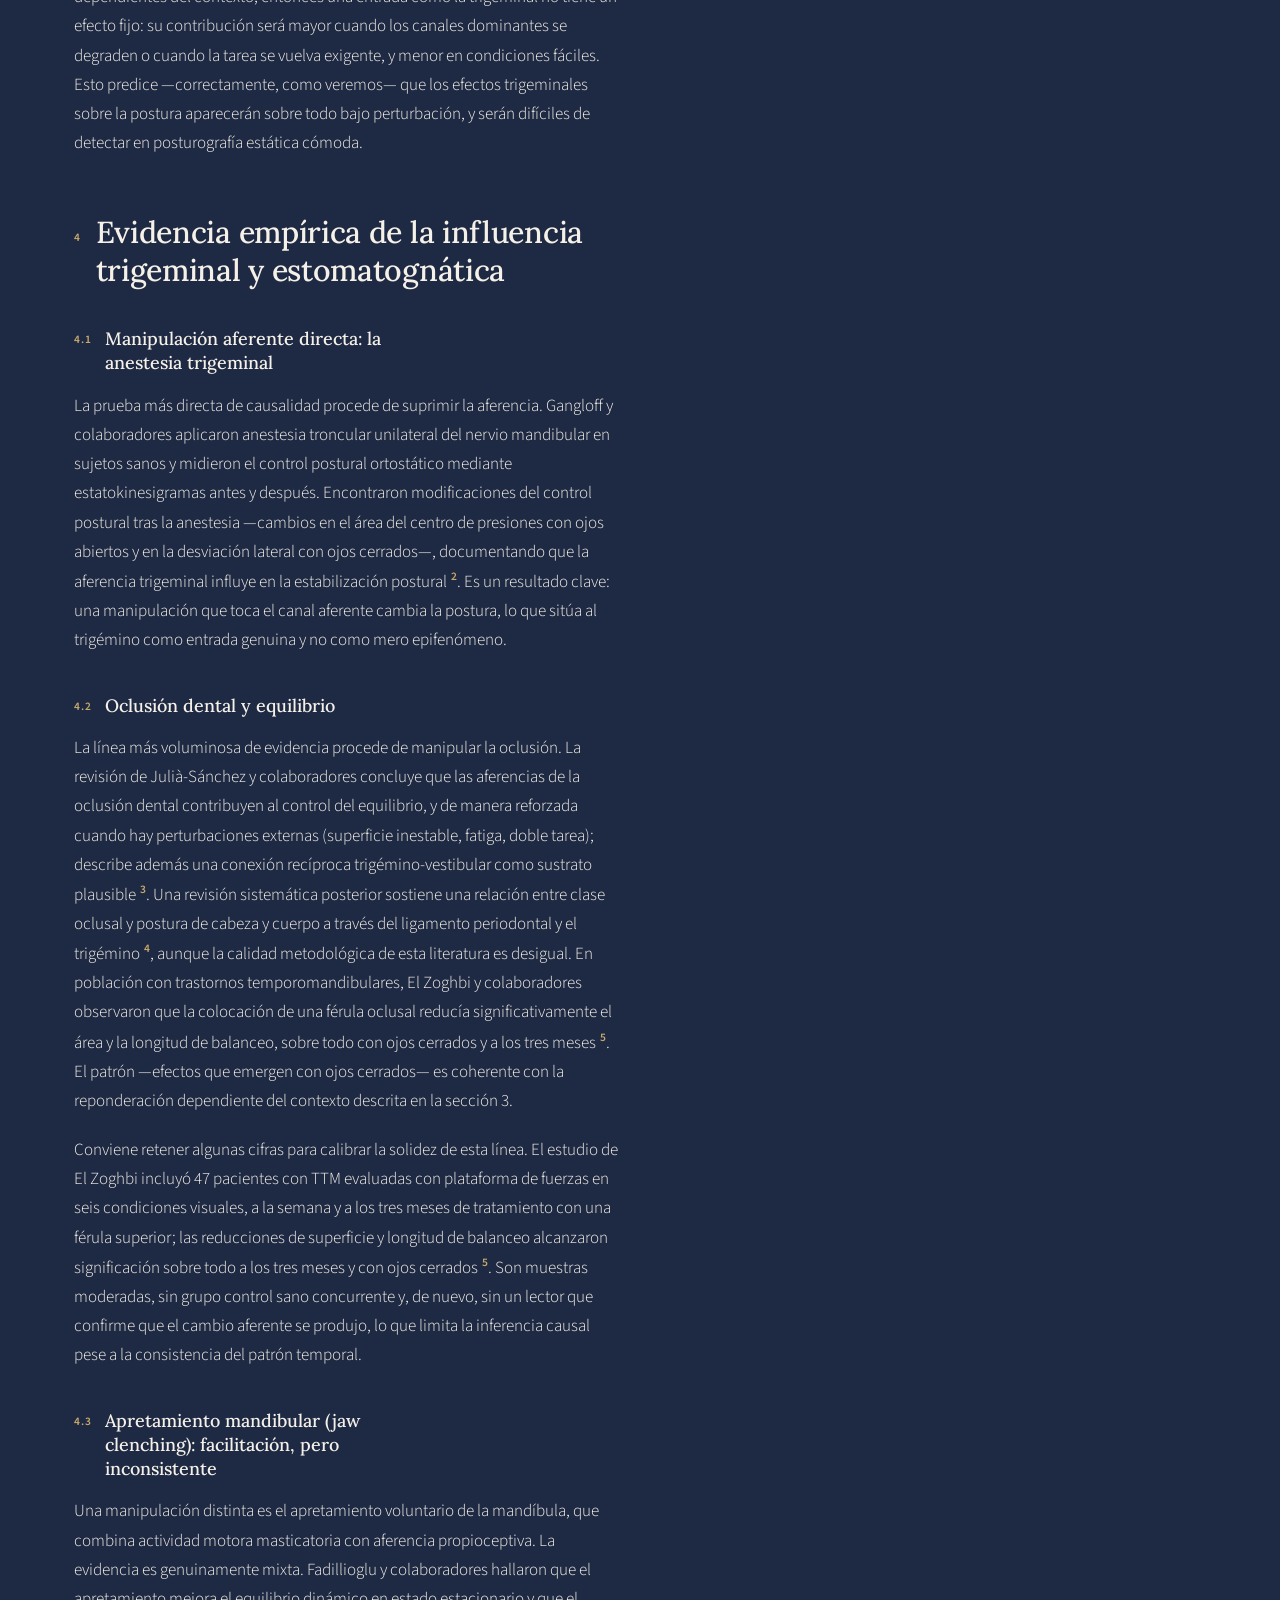
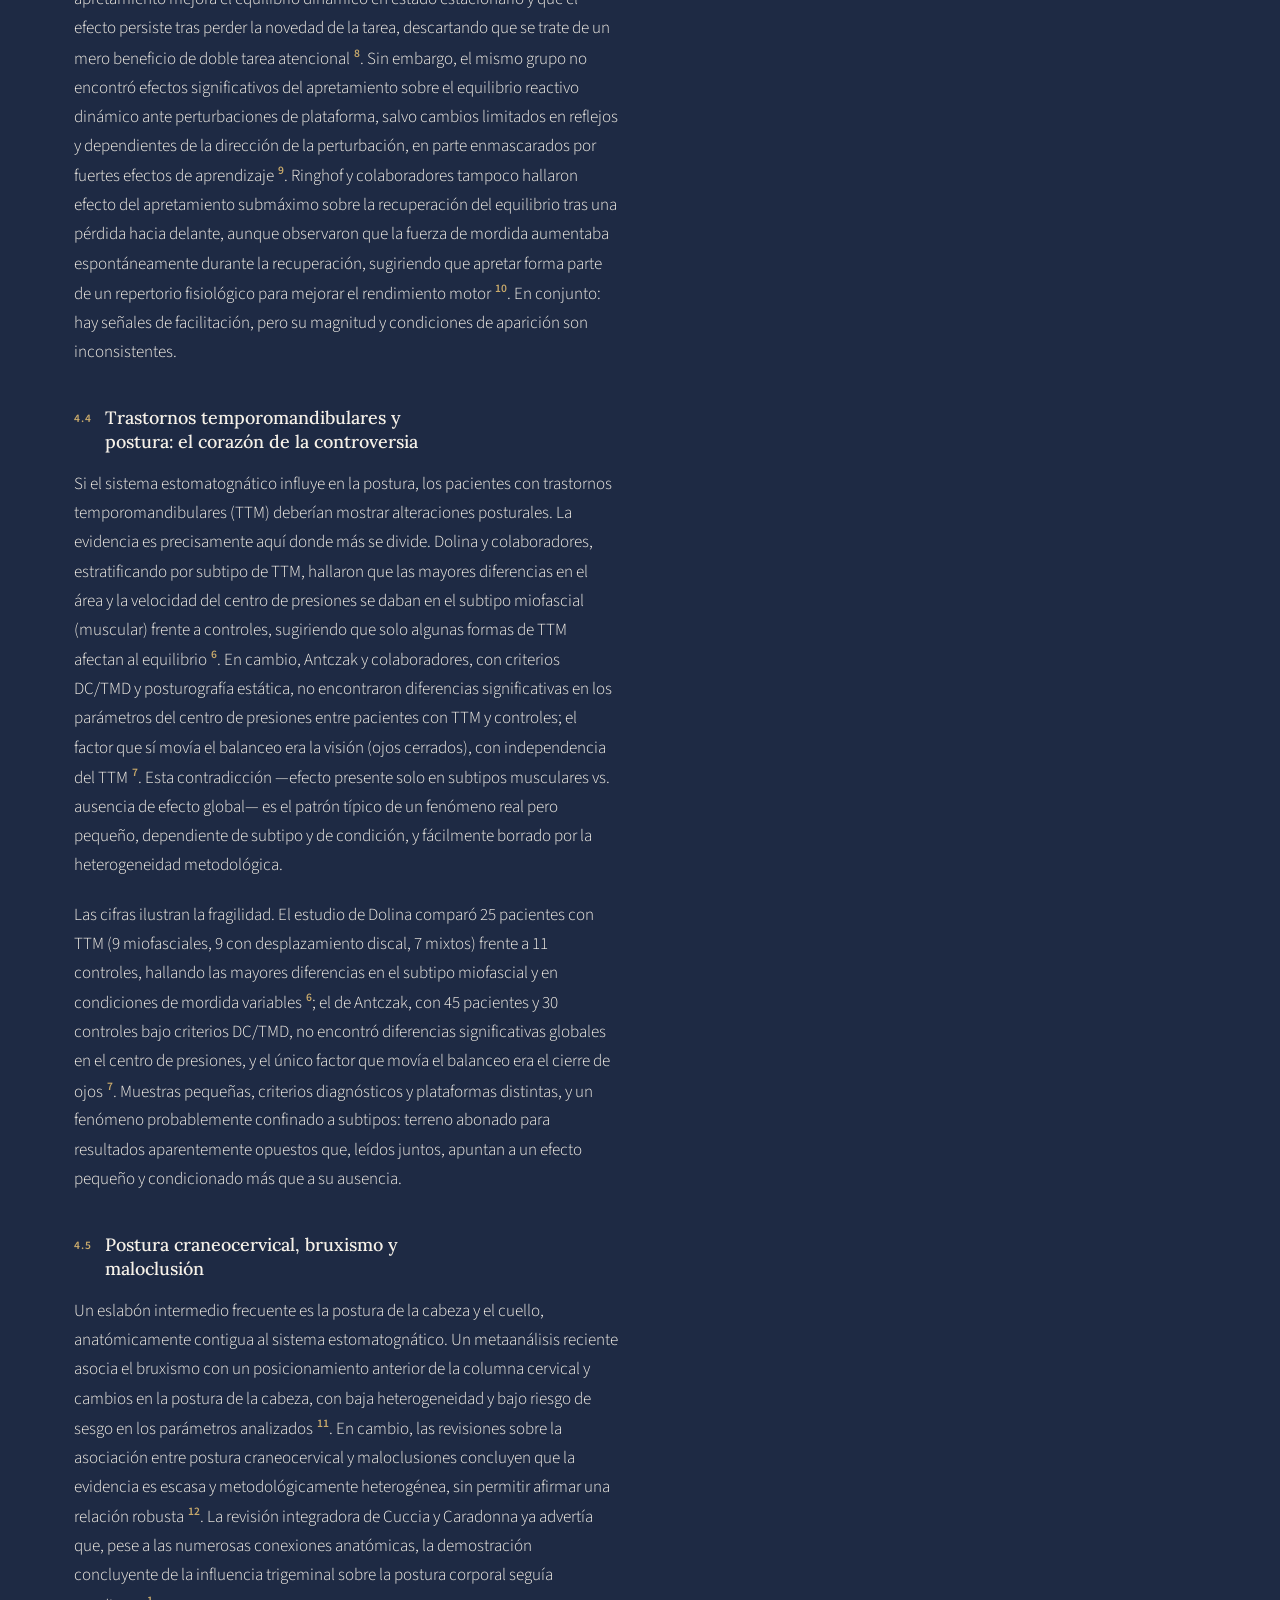
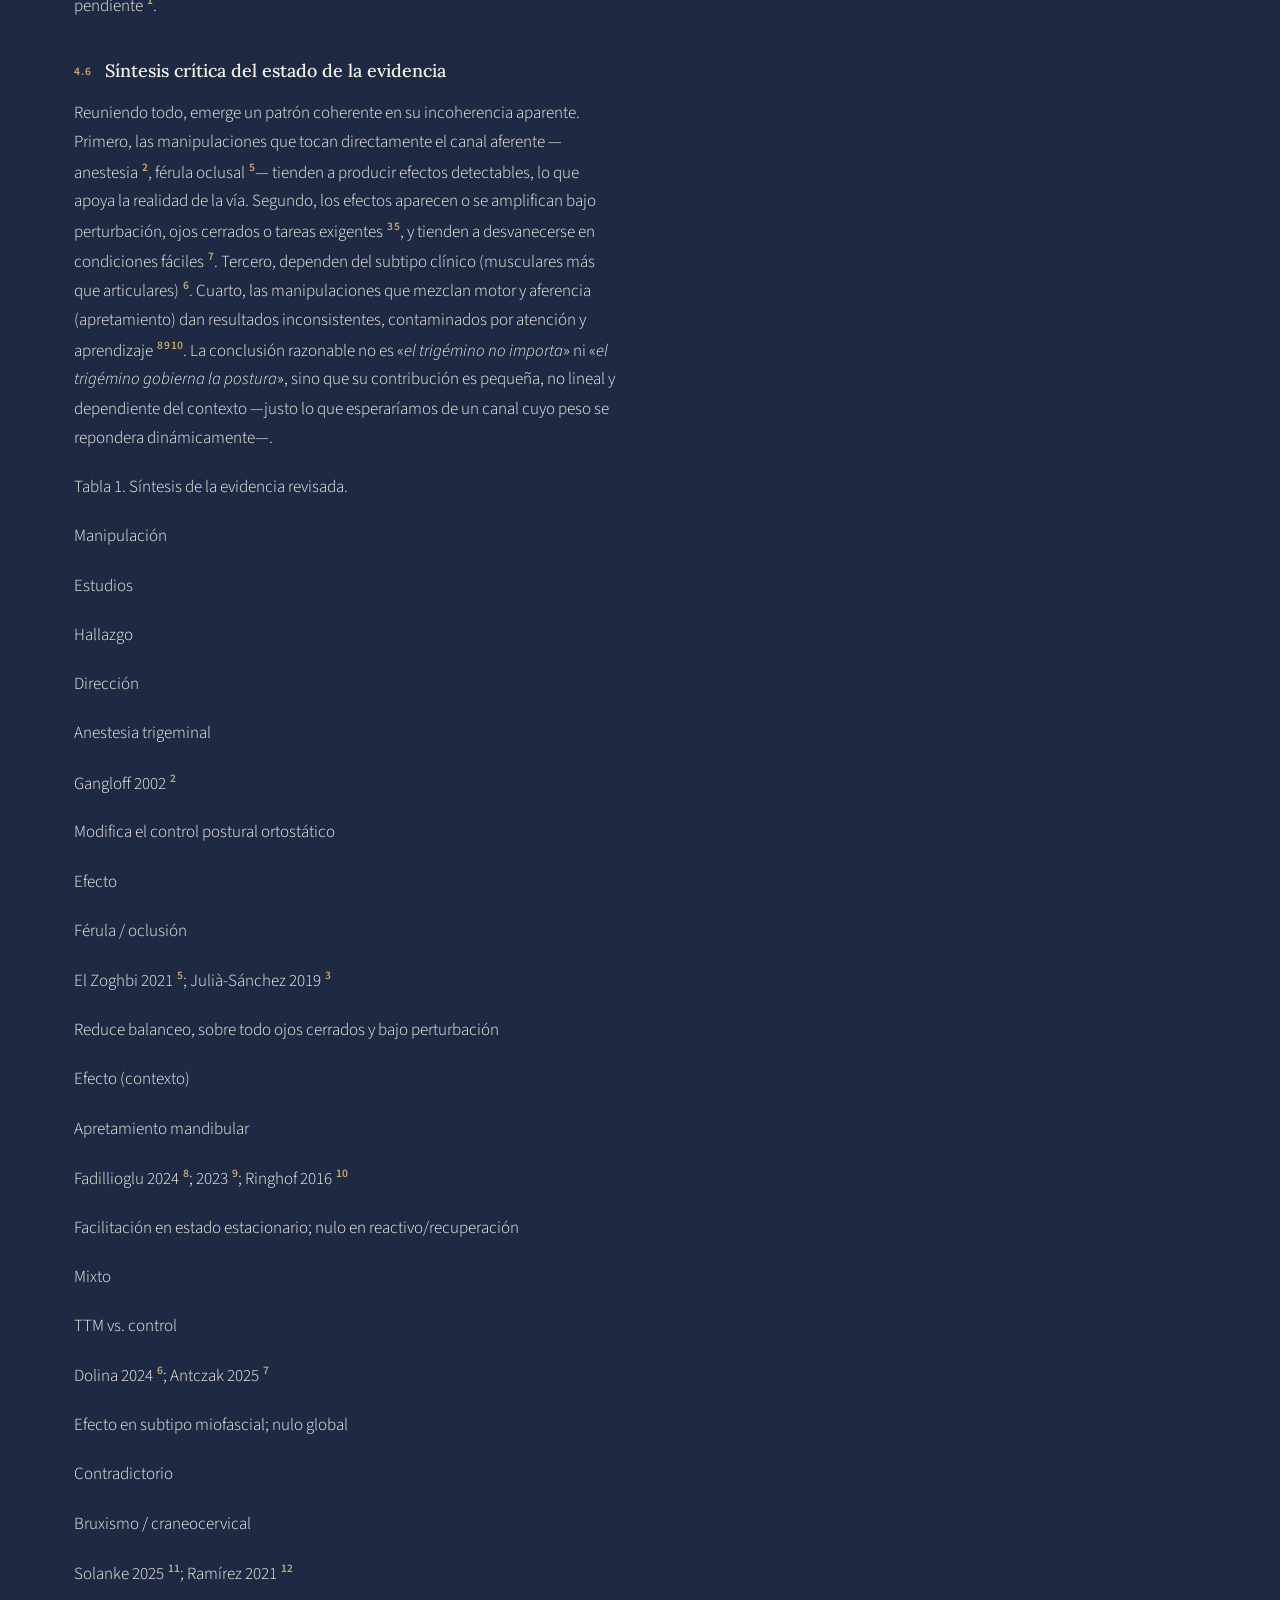
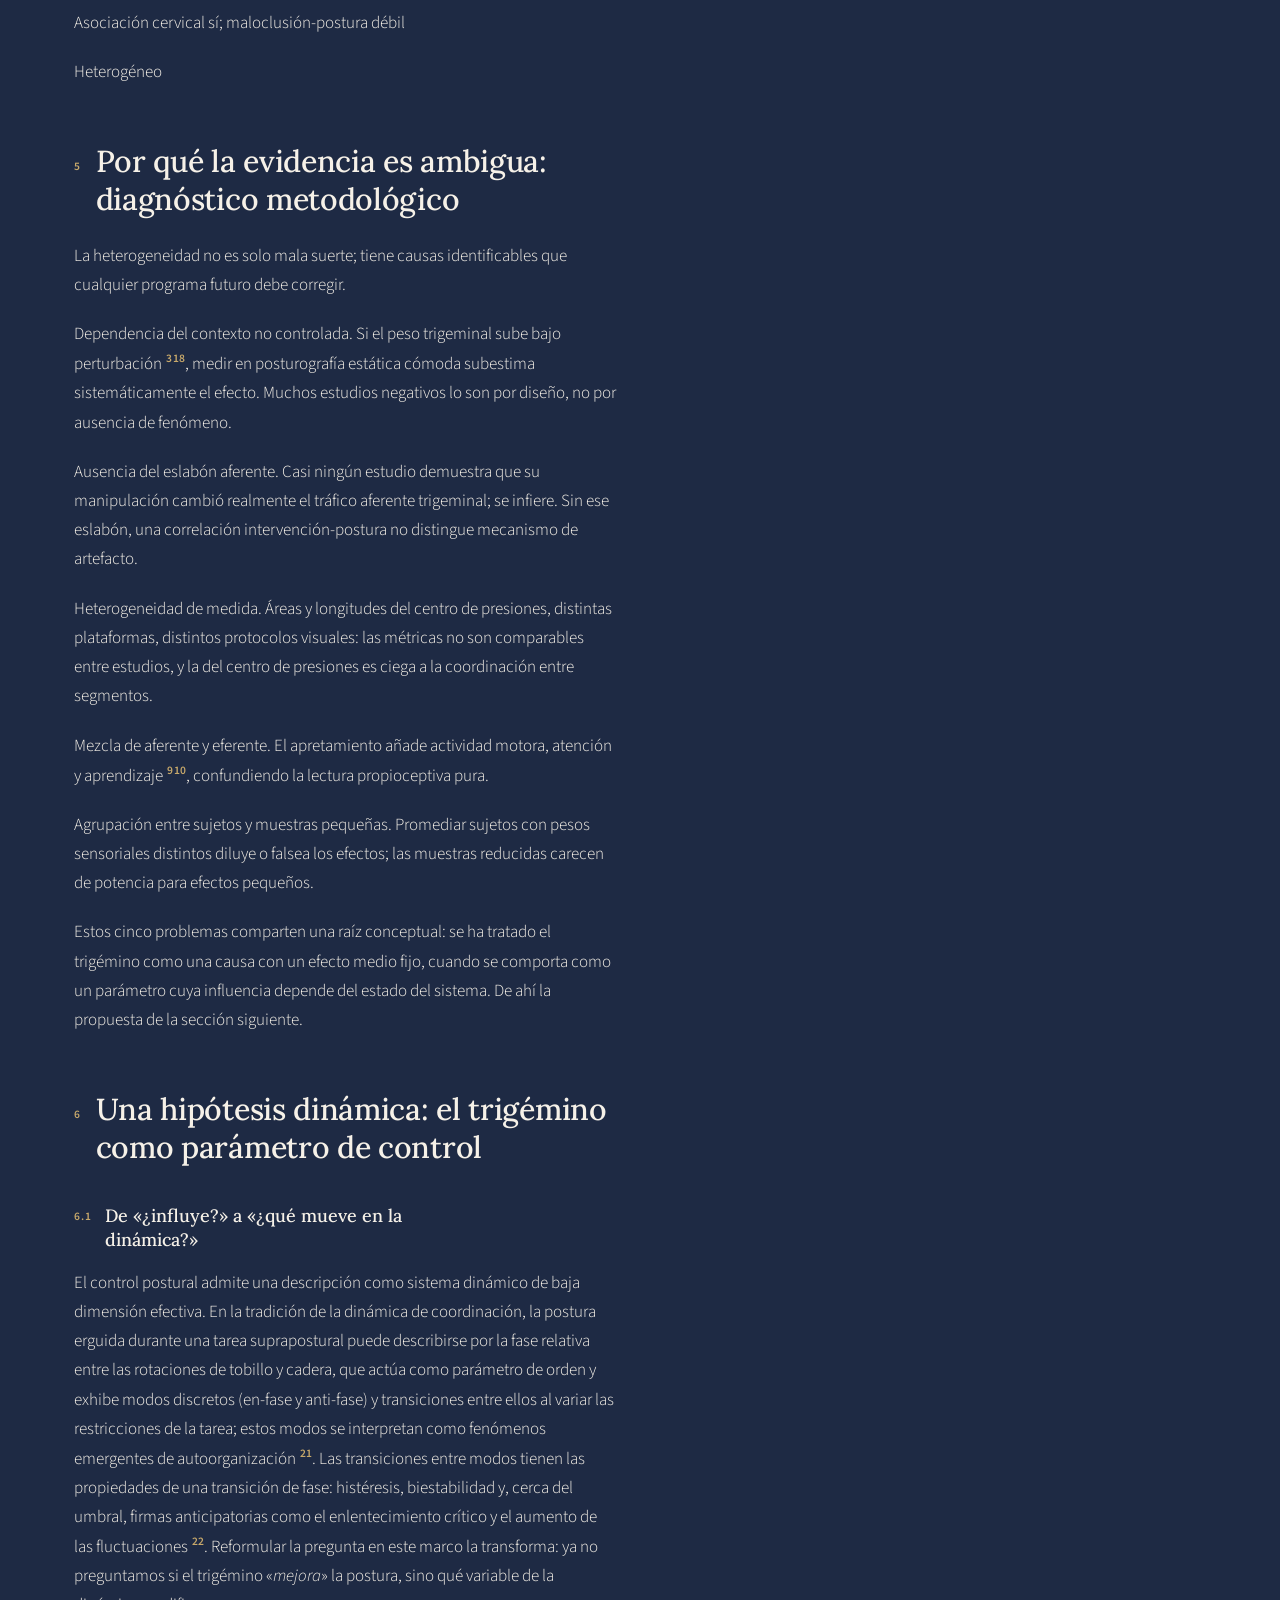
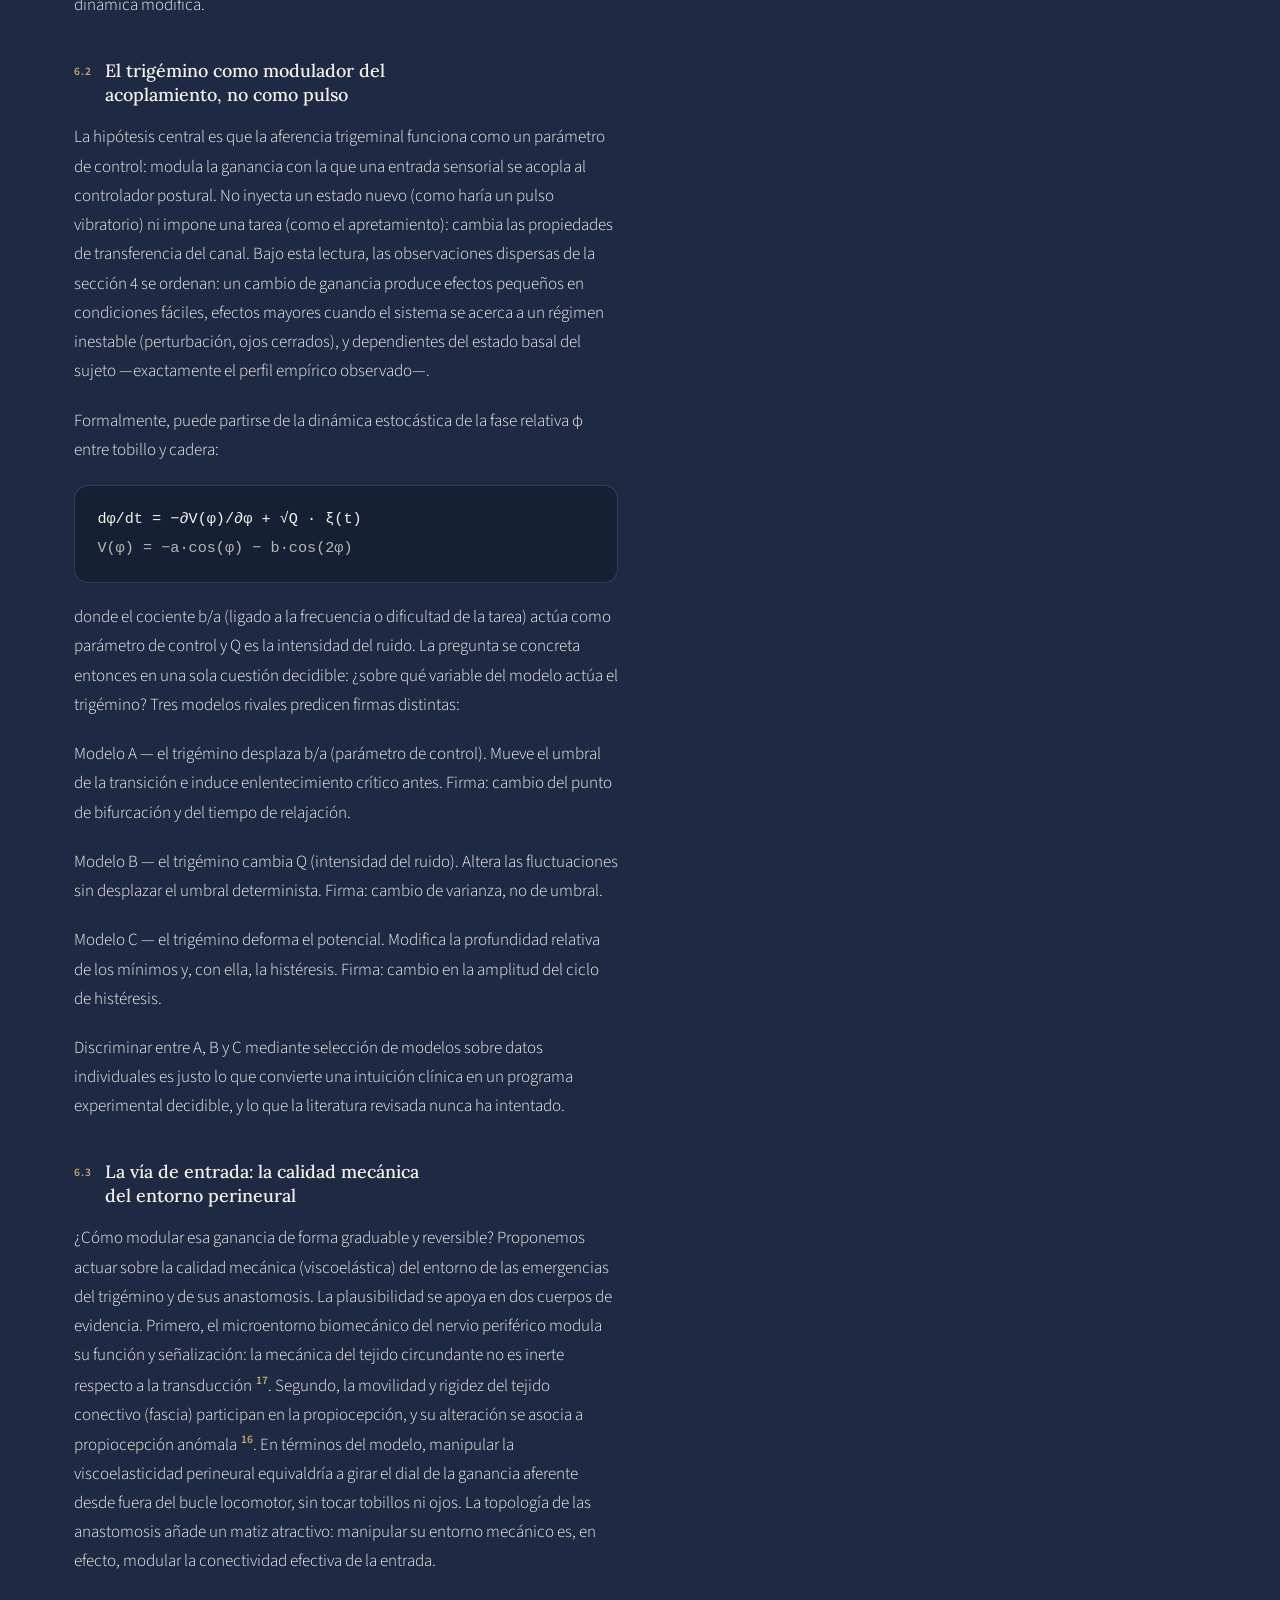
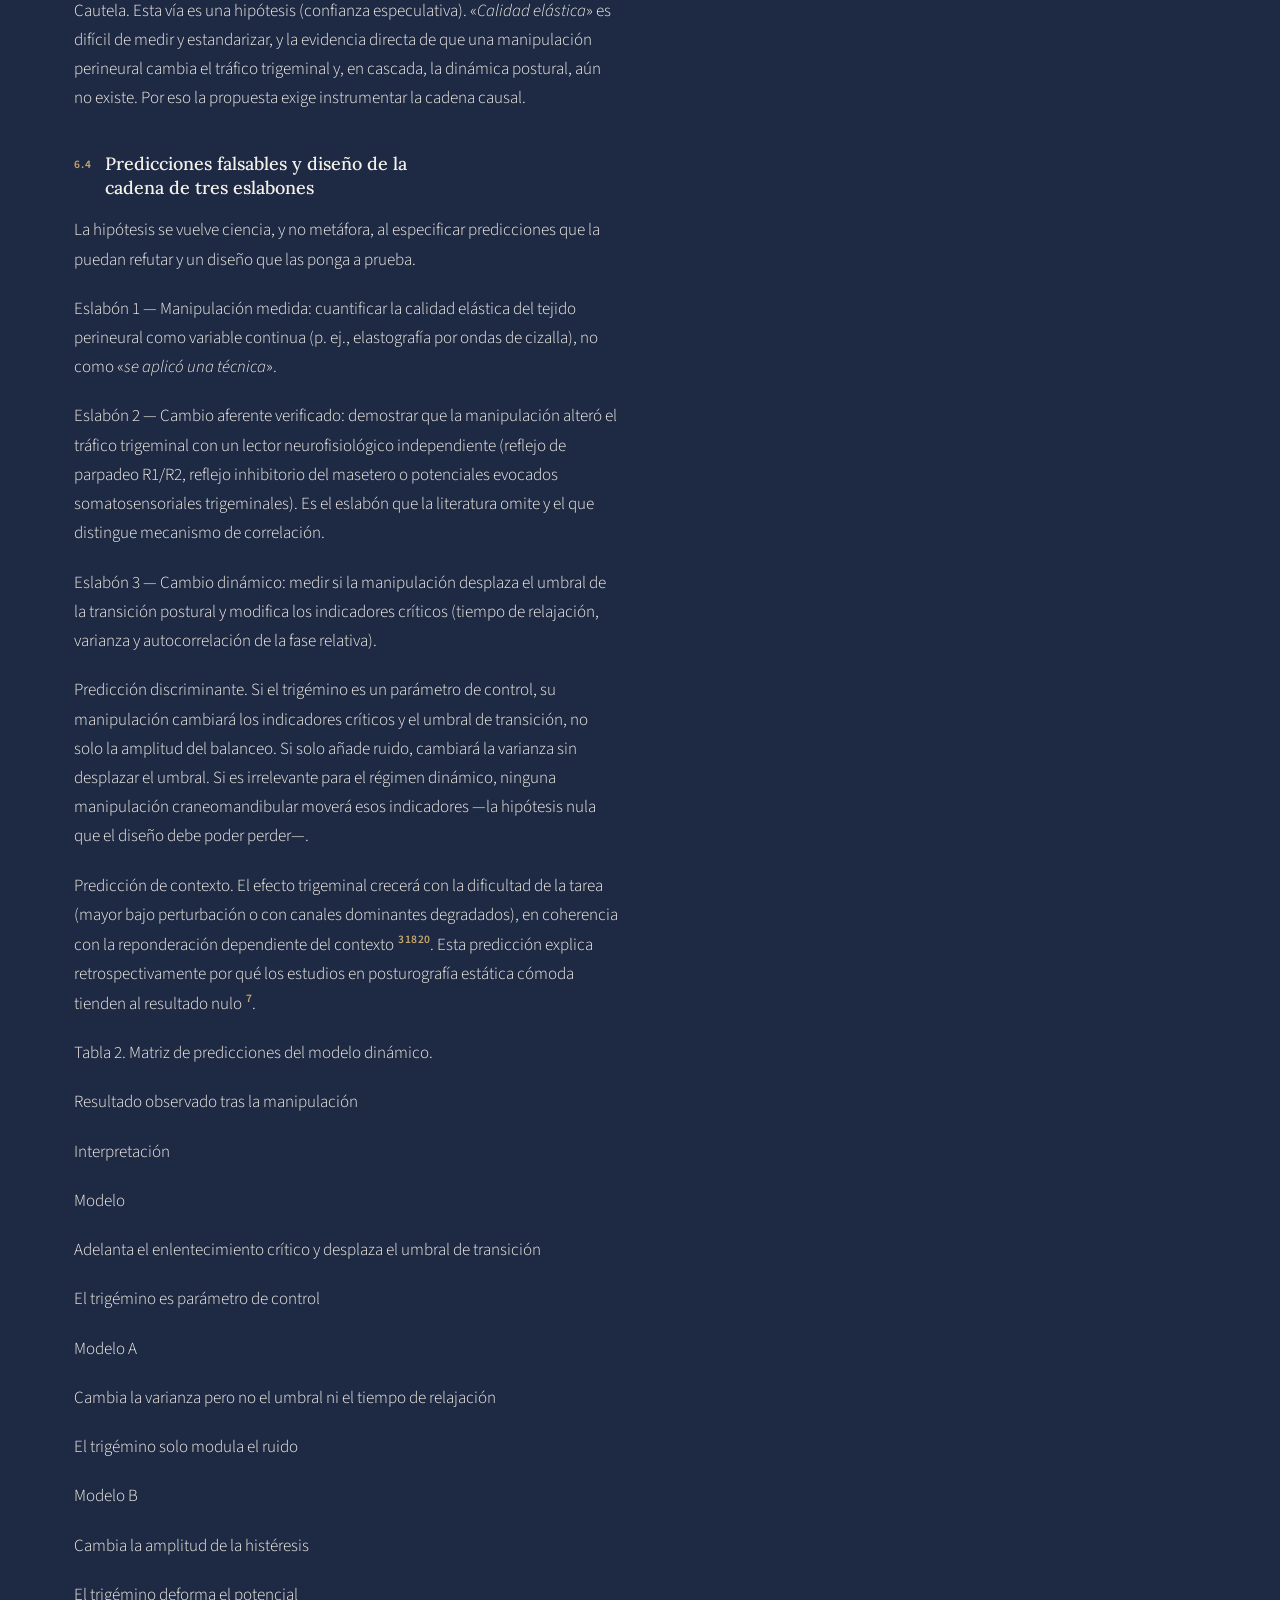
<file: conceptualizacion-clinica/index.html>
<!DOCTYPE html>
<html lang="es">
<head>
<meta charset="utf-8">
<meta name="viewport" content="width=device-width,initial-scale=1">
<title>Conceptualización clínica · La filosofía del bostezo</title>
<meta name="description" content="El trigémino en el control postural: anatomía, evidencia contradictoria y una hipótesis dinámica. Por qué medio siglo de estudios no converge y qué experimento lo decidiría.">
<link rel="canonical" href="https://filosofiadelbostezo.com/conceptualizacion-clinica">
<meta property="og:type" content="article">
<meta property="og:locale" content="es_ES">
<meta property="og:title" content="Conceptualización clínica">
<meta property="og:description" content="El trigémino no como una causa que mejora la postura, sino como un parámetro de control. Por qué la evidencia no converge y qué diseño lo resolvería.">
<meta property="og:url" content="https://filosofiadelbostezo.com/conceptualizacion-clinica">
<meta property="og:image" content="https://filosofiadelbostezo.com/assets/img/og.jpg">
<meta name="twitter:card" content="summary_large_image">
<link rel="preconnect" href="https://fonts.googleapis.com">
<link rel="preconnect" href="https://fonts.gstatic.com" crossorigin>
<link rel="stylesheet" href="https://fonts.googleapis.com/css2?family=Lora:ital,wght@0,400;0,500;0,600;1,400;1,500&family=Source+Sans+3:wght@300;400;600&display=swap">
<style>
:root{
  --noche:#1E2A44; --noche-900:#162034; --noche-700:#243354;
  --marfil:#F6F1E8; --verde:#3F5A4B; --pizarra:#2F3A3D; --dorado:#C8A96B;
  --texto:#F6F1E8; --texto-suave:rgba(246,241,232,.72); --texto-tenue:rgba(246,241,232,.52);
  --linea:rgba(246,241,232,.14);
  --serif:'Lora','Iowan Old Style','Palatino Linotype',Georgia,'Times New Roman',serif;
  --sans:'Source Sans 3','Helvetica Neue',Helvetica,Arial,sans-serif;
  --ancho:1180px; --r:14px; --ease:cubic-bezier(.22,.61,.36,1);
  --medida:34rem;
}
*,*::before,*::after{box-sizing:border-box}
html{scroll-behavior:smooth}
body{margin:0;background:var(--noche);color:var(--texto);font-family:var(--sans);
     font-weight:300;font-size:1.0625rem;line-height:1.72;-webkit-font-smoothing:antialiased}
a{color:inherit}
.saltar{position:absolute;left:-9999px}
.saltar:focus{left:1rem;top:1rem;z-index:99;background:var(--dorado);color:var(--noche-900);padding:.6rem 1rem;border-radius:6px}
:focus-visible{outline:2px solid var(--dorado);outline-offset:3px}

.envoltura{max-width:var(--ancho);margin:0 auto;padding:0 1.5rem}

/* cabecera */
.cabecera{border-bottom:1px solid var(--linea);position:sticky;top:0;z-index:20;
  background:rgba(30,42,68,.86);backdrop-filter:blur(10px)}
.cabecera .envoltura{display:flex;align-items:center;justify-content:space-between;gap:1rem;padding-block:.9rem}
.marca{display:flex;align-items:center;gap:.6rem;text-decoration:none;font-family:var(--serif);font-size:.95rem;letter-spacing:.01em}
.iso{width:26px;height:26px;color:var(--dorado);flex:none}
.menu{display:flex;gap:1.4rem;list-style:none;margin:0;padding:0;font-size:.86rem;letter-spacing:.04em}
.menu a{text-decoration:none;color:var(--texto-suave);transition:color .25s var(--ease)}
.menu a:hover,.menu a[aria-current]{color:var(--dorado)}

/* portada */
.portada{padding:5.5rem 0 3rem;border-bottom:1px solid var(--linea)}
.epigrafe{font-size:.74rem;letter-spacing:.18em;text-transform:uppercase;color:var(--dorado);margin:0 0 1.4rem}
h1{font-family:var(--serif);font-weight:500;font-size:clamp(2rem,5.2vw,3.4rem);line-height:1.12;
   margin:0 0 1.6rem;max-width:19ch;letter-spacing:-.015em}
.entradilla{font-size:1.2rem;color:var(--texto-suave);max-width:var(--medida);margin:0}

/* cuerpo */
main section{padding:3.4rem 0;border-bottom:1px solid var(--linea)}
main section:last-of-type{border-bottom:0}
h2{font-family:var(--serif);font-weight:500;font-size:clamp(1.35rem,2.9vw,1.9rem);
   line-height:1.25;margin:0 0 1.5rem;max-width:24ch;letter-spacing:-.01em}
p{max-width:var(--medida);margin:0 0 1.25rem}
p:last-child{margin-bottom:0}
strong{font-weight:600;color:var(--marfil)}
em{font-style:italic}
.suelta{font-family:var(--serif);font-size:1.5rem;line-height:1.4;color:var(--marfil);
  max-width:22ch;margin:2rem 0;padding-left:1.4rem;border-left:2px solid var(--dorado)}

/* SIGNATURE: etiquetas de confianza */
.chip{display:inline-flex;align-items:center;gap:.42rem;font-family:var(--sans);
  font-size:.68rem;font-weight:600;letter-spacing:.12em;text-transform:uppercase;
  padding:.24rem .62rem;border-radius:100px;border:1px solid;white-space:nowrap;
  vertical-align:middle;translate:0 -1px}
.chip::before{content:"";width:5px;height:5px;border-radius:50%;background:currentColor}
.chip.hecho{color:#9CC5A8;border-color:rgba(156,197,168,.42);background:rgba(63,90,75,.3)}
.chip.hipotesis{color:var(--dorado);border-color:rgba(200,169,107,.42);background:rgba(200,169,107,.1)}
.chip.observacion{color:#C6D2DA;border-color:rgba(198,210,218,.34);background:rgba(47,58,61,.5)}
.chip.especulacion{color:var(--texto-tenue);border-color:var(--linea);background:transparent;border-style:dashed}
.aviso{max-width:var(--medida);font-size:.95rem;color:var(--texto-tenue);
  border-left:1px solid var(--linea);padding-left:1.2rem;margin:1.5rem 0}

/* formación */
.formacion{list-style:none;padding:0;margin:0;max-width:var(--medida)}
.formacion li{padding:.85rem 0;border-bottom:1px solid var(--linea);display:flex;gap:1rem;
  align-items:baseline;justify-content:space-between;font-size:.98rem}
.formacion li:last-child{border-bottom:0}
.formacion .anio{color:var(--dorado);font-size:.8rem;letter-spacing:.08em;flex:none}

/* contrato */
.contrato{background:var(--noche-900);border-radius:var(--r);padding:2.2rem;border:1px solid var(--linea)}
.contrato h2{margin-top:0}
.leyenda{display:flex;flex-wrap:wrap;gap:.55rem;margin-top:1.6rem}

/* llamada */
.llamada{background:var(--verde);border-radius:var(--r);padding:2.4rem;margin:3.4rem 0}
.llamada h2{margin-bottom:.9rem}
.llamada p{color:rgba(246,241,232,.82)}
.boton{display:inline-block;margin-top:1.2rem;background:var(--dorado);color:var(--noche-900);
  text-decoration:none;font-weight:600;font-size:.9rem;letter-spacing:.03em;
  padding:.8rem 1.6rem;border-radius:100px;transition:transform .25s var(--ease),filter .25s var(--ease)}
.boton:hover{transform:translateY(-2px);filter:brightness(1.06)}

/* pie */
.pie{border-top:1px solid var(--linea);padding:2.6rem 0;color:var(--texto-tenue);font-size:.85rem}
.pie .envoltura{display:flex;flex-wrap:wrap;gap:1.2rem;justify-content:space-between;align-items:center}
.pie a{color:var(--texto-suave);text-decoration:none}
.pie a:hover{color:var(--dorado)}

@media (max-width:700px){
  .menu{display:none}
  .portada{padding-top:3.5rem}
  .llamada,.contrato{padding:1.6rem}
}
@media (prefers-reduced-motion:reduce){
  *{animation:none!important;transition:none!important}
  html{scroll-behavior:auto}
}

/* --- revisión clínica --- */
.doc h2{margin-top:3.4rem;display:flex;gap:.9rem;align-items:baseline;max-width:30ch}
.doc h2:first-of-type{margin-top:0}
.doc h3{margin:2.4rem 0 1rem;font-family:var(--serif);font-weight:500;
  font-size:1.12rem;line-height:1.35;display:flex;gap:.8rem;align-items:baseline;max-width:34ch}
.doc .num{font-family:var(--sans);font-size:.72rem;font-weight:600;letter-spacing:.1em;
  color:var(--dorado);flex:none;translate:0 -.15em}
.doc h2.sin-num{display:block}
.doc p{max-width:var(--medida)}
.doc .cita{font-size:.68em;color:var(--dorado);font-weight:600;padding-left:.1em}
.doc .formula{font-family:ui-monospace,SFMono-Regular,Menlo,monospace;font-size:.95rem;
  background:var(--noche-900);border:1px solid var(--linea);border-radius:var(--r);
  padding:1.2rem 1.4rem;color:var(--marfil);line-height:1.9;max-width:var(--medida)}
.doc .formula span{color:var(--texto-suave)}
.refs{list-style:none;padding:0;margin:1.6rem 0 0;counter-reset:r}
.refs li{counter-increment:r;position:relative;padding:.6rem 0 .6rem 2.5rem;
  font-size:.88rem;color:var(--texto-tenue);border-bottom:1px solid rgba(246,241,232,.07);
  max-width:var(--medida)}
.refs li::before{content:"["counter(r)"]";position:absolute;left:0;top:.6rem;
  font-family:var(--sans);color:var(--dorado);font-size:.72rem;font-weight:600}
.refs a{color:var(--texto-suave);text-decoration:none;border-bottom:1px solid var(--linea);
  white-space:nowrap;font-size:.92em}
.refs a:hover{color:var(--dorado);border-bottom-color:var(--dorado)}
.meta{display:flex;flex-wrap:wrap;gap:.5rem 1.6rem;font-size:.82rem;color:var(--texto-tenue);
  margin:1.6rem 0 0;padding-top:1.2rem;border-top:1px solid var(--linea)}
</style>
<link rel="stylesheet" href="/assets/base.css">
</head>
<body>
<a class="saltar" href="#principal">Saltar al contenido</a>
<svg width="0" height="0" style="position:absolute" aria-hidden="true" focusable="false"><defs>
<g id="isotipo-min" fill="none" stroke="currentColor" stroke-linejoin="round">
      <path opacity=".55" d="M100.0 64.0C103.1 64.0 106.3 64.4 109.3 65.2C112.3 66.0 115.3 67.3 118.0 68.8C120.7 70.4 123.3 72.3 125.5 74.5C127.7 76.7 129.6 79.3 131.2 82.0C132.7 84.7 134.0 87.7 134.8 90.7C135.6 93.7 136.0 96.9 136.0 100.0C136.0 103.1 135.6 106.3 134.8 109.3C134.0 112.3 132.7 115.3 131.2 118.0C129.6 120.7 127.7 123.3 125.5 125.5C123.3 127.7 120.7 129.6 118.0 131.2C115.3 132.7 112.3 134.0 109.3 134.8C106.3 135.6 103.1 136.0 100.0 136.0C96.9 136.0 93.7 135.6 90.7 134.8C87.7 134.0 84.7 132.7 82.0 131.2C79.3 129.6 76.7 127.7 74.5 125.5C72.3 123.3 70.4 120.7 68.8 118.0C67.3 115.3 66.0 112.3 65.2 109.3C64.4 106.3 64.0 103.1 64.0 100.0C64.0 96.9 64.4 93.7 65.2 90.7C66.0 87.7 67.3 84.7 68.8 82.0C70.4 79.3 72.3 76.7 74.5 74.5C76.7 72.3 79.3 70.4 82.0 68.8C84.7 67.3 87.7 66.0 90.7 65.2C93.7 64.4 96.9 64.0 100.0 64.0Z"/>
      <path opacity=".78" d="M100.0 42.0C104.8 42.0 109.8 44.8 114.3 46.6C118.9 48.4 123.1 50.4 127.3 52.8C131.4 55.2 135.3 57.9 139.1 60.9C142.9 63.9 147.8 66.9 150.2 71.0C152.6 75.1 152.7 80.9 153.4 85.7C154.1 90.5 154.5 95.2 154.5 100.0C154.5 104.8 154.1 109.5 153.4 114.3C152.7 119.1 152.6 124.9 150.2 129.0C147.8 133.1 142.9 136.1 139.1 139.1C135.3 142.1 131.4 144.8 127.3 147.2C123.1 149.6 118.9 151.6 114.3 153.4C109.8 155.2 104.8 158.0 100.0 158.0C95.2 158.0 90.2 155.2 85.7 153.4C81.1 151.6 76.9 149.6 72.7 147.2C68.6 144.8 64.7 142.1 60.9 139.1C57.1 136.1 52.2 133.1 49.8 129.0C47.4 124.9 47.3 119.1 46.6 114.3C45.9 109.5 45.5 104.8 45.5 100.0C45.5 95.2 45.9 90.5 46.6 85.7C47.3 80.9 47.4 75.1 49.8 71.0C52.2 66.9 57.1 63.9 60.9 60.9C64.7 57.9 68.6 55.2 72.7 52.8C76.9 50.4 81.1 48.4 85.7 46.6C90.2 44.8 95.2 42.0 100.0 42.0Z"/>
      <path opacity="1" d="M100.0 20.0C106.3 20.0 112.9 26.7 118.8 29.9C124.6 33.1 129.8 35.9 135.2 39.1C140.6 42.2 145.6 45.2 151.3 48.7C157.0 52.2 166.2 54.6 169.3 60.0C172.4 65.4 169.9 74.6 170.1 81.2C170.3 87.9 170.4 93.7 170.4 100.0C170.4 106.3 170.3 112.1 170.1 118.8C169.9 125.4 172.4 134.6 169.3 140.0C166.2 145.4 157.0 147.8 151.3 151.3C145.6 154.8 140.6 157.8 135.2 160.9C129.8 164.1 124.6 166.9 118.8 170.1C112.9 173.3 106.3 180.0 100.0 180.0C93.7 180.0 87.1 173.3 81.2 170.1C75.4 166.9 70.2 164.1 64.8 160.9C59.4 157.8 54.4 154.8 48.7 151.3C43.0 147.8 33.8 145.4 30.7 140.0C27.6 134.6 30.1 125.4 29.9 118.8C29.7 112.1 29.6 106.3 29.6 100.0C29.6 93.7 29.7 87.9 29.9 81.2C30.1 74.6 27.6 65.4 30.7 60.0C33.8 54.6 43.0 52.2 48.7 48.7C54.4 45.2 59.4 42.2 64.8 39.1C70.2 35.9 75.4 33.1 81.2 29.9C87.1 26.7 93.7 20.0 100.0 20.0Z"/>
      <circle fill="#C8A96B" stroke="none" cx="100" cy="100" r="21"/>
    </g>
</defs></svg>
<div data-cabecera></div>

<main id="principal">
  <div class="envoltura">

    <section class="portada">
      <p class="epigrafe">Conceptualización clínica</p>
      <h1>El trigémino en el control postural</h1>
      <p class="entradilla">Anatomía, evidencia, controversia y una hipótesis dinámica. Medio siglo
      de estudios que no converge — y la sospecha de que el problema no está en los datos sino en
      la pregunta.</p>
      <div class="meta">
        <span>Ian de Pablo Ruf</span>
        <span>Junio de 2026</span>
        <span>Artículo de revisión e hipótesis</span>
      </div>
    </section>

    <div class="doc">
      <h2 class="sin-num">Resumen</h2>
      <p>El control postural humano se concibe como un proceso multisensorial en el que el sistema nervioso integra y repondera continuamente información visual, vestibular y somatosensorial para estabilizar un cuerpo intrínsecamente inestable. Dentro de esa arquitectura, un canal aferente ha recibido mucha menos atención que los demás: el trigémino y, con él, el sistema estomatognático (dientes, músculos masticatorios, articulación temporomandibular). Esta revisión sintetiza las bases anatómicas y fisiológicas que justifican una contribución trigeminal a la postura, revisa críticamente la evidencia experimental —que es real pero heterogénea y a menudo contradictoria— y diagnostica por qué los resultados son ambiguos. Sobre ese diagnóstico se propone una hipótesis: la aferencia trigeminal no debería estudiarse como una causa que «<em>mejora</em>» o «<em>empeora</em>» la postura, sino como un modulador de la ganancia de acoplamiento de un canal sensorial, es decir, como un parámetro de control del sistema postural entendido como sistema dinámico. Esta reformulación, anclada en la dinámica de coordinación y en la teoría de las transiciones críticas, genera predicciones falsables y un diseño experimental con una cadena causal de tres eslabones (manipulación medida → cambio aferente verificado → cambio dinámico) que podría resolver la ambigüedad actual.</p>
      <h2 class="sin-num">Palabras clave</h2>
      <p>Trigémino · control postural · sistema estomatognático · reponderación sensorial · núcleo mesencefálico del trigémino · dinámica de coordinación · transiciones críticas · oclusión · articulación temporomandibular.</p>
      <h2><span class="num">1</span>Introducción</h2>
      <p>Mantenerse de pie es, desde el punto de vista físico, una proeza poco reconocida: el cuerpo humano es un péndulo invertido de múltiples segmentos, mecánicamente inestable, cuyo centro de masas se proyecta sobre una base de sustentación reducida. La estabilidad no es pasiva; se produce mediante un bucle de control sensomotor que estima el estado del cuerpo a partir de señales sensoriales y genera momentos correctores de forma continua. La neurociencia del control postural ha establecido que ese bucle no usa pesos fijos para cada modalidad sensorial, sino que los reajusta según su fiabilidad y el contexto, en un proceso conocido como reponderación sensorial <sup class="cita">18</sup><sup class="cita">19</sup>.</p>
      <p>La literatura ha estudiado con detalle las tres aferencias clásicas —visión, sistema vestibular y propiocepción de tronco y miembros inferiores—. Una cuarta vía, en cambio, ha quedado en la periferia del campo: la aferencia trigeminal y, más ampliamente, el sistema estomatognático. La intuición de una conexión entre la mandíbula, la oclusión dental y la postura corporal es antigua en odontología, fisioterapia y osteopatía, y ha generado tanto entusiasmo clínico como escepticismo metodológico <sup class="cita">1</sup>. El propósito de esta revisión es triple: (i) exponer las bases anatómicas y fisiológicas que hacen plausible una contribución trigeminal a la postura; (ii) revisar críticamente la evidencia experimental, atendiendo de forma explícita a sus contradicciones; y (iii) proponer una reformulación conceptual —el trigémino como parámetro de control de la dinámica postural— que convierte una controversia estancada en un programa de hipótesis comprobables.</p>
      <p>Adelantamos la tesis para que el lector la tenga presente: gran parte de la ambigüedad de la literatura proviene de plantear la pregunta equivocada. Preguntar si el trigémino «<em>mejora</em>» o «<em>no afecta</em>» a la postura presupone una relación causal lineal y dependiente de la dosis. Si, en cambio, el trigémino modula la ganancia con la que una entrada sensorial se acopla al controlador postural, entonces sus efectos serán pequeños, dependientes del contexto y no lineales —exactamente el patrón confuso que muestra la evidencia—. Reformular el problema en términos de sistemas dinámicos no solo lo ordena: lo hace comprobable.</p>
      <h2><span class="num">2</span>Bases anatómicas y fisiológicas</h2>
      <h3><span class="num">2.1</span>El nervio trigémino: ramas, emergencias y anastomosis</h3>
      <p>El trigémino (V par craneal) es el principal nervio sensitivo de la cara y el nervio motor de la masticación. Sus tres divisiones —oftálmica (V1), maxilar (V2) y mandibular (V3)— convergen en el ganglio trigeminal (de Gasser) y emergen a la superficie a través de forámenes óseos característicos: supraorbitario (V1), infraorbitario (V2) y mentoniano (V3). A lo largo de su trayecto, las ramas trigeminales establecen numerosas anastomosis con otros nervios craneales y cervicales —notablemente con el facial (VII) y con aferencias del plexo cervical—, formando una red periférica con caminos alternativos. Esta topología anastomótica es relevante: define la conectividad efectiva del canal, y sugiere que el entorno mecánico en torno a esas emergencias y conexiones podría modular cómo la carga mecánica se traduce en señalización aferente.</p>
      <p>Más allá de su función sensitiva cutánea, el trigémino conduce información propioceptiva profunda de los músculos masticatorios y de los ligamentos periodontales. Es esta vertiente propioceptiva —no la nociceptiva ni la táctil— la que resulta candidata a participar en el control postural.</p>
      <h3><span class="num">2.2</span>El núcleo mesencefálico del trigémino: una propiocepción central única</h3>
      <p>El núcleo mesencefálico del trigémino (Vmes o MTN) constituye una rareza neuroanatómica de primer orden: es el único conjunto de neuronas sensoriales primarias cuyos somas se ubican dentro del sistema nervioso central, en lugar de en un ganglio periférico <sup class="cita">13</sup><sup class="cita">15</sup>. Sus neuronas reciben aferencias propioceptivas de los husos de los músculos elevadores de la mandíbula y de los mecanorreceptores del ligamento periodontal, y proyectan principalmente al núcleo motor trigeminal (cierre mandibular) y al núcleo supratrigeminal, participando en los reflejos mandibulares <sup class="cita">14</sup>. Estudios transcriptómicos recientes muestran que las neuronas del Vmes comparten rasgos con los propioceptores de los grupos Ia y II pero poseen firmas moleculares propias, y que su papel funcional excede el reflejo mandibular clásico, contribuyendo a la maduración sensomotora <sup class="cita">13</sup>.</p>
      <p>Electrofisiológicamente, las neuronas del Vmes generan disparos sostenidos y en ráfaga mediante corrientes específicas (p. ej., canales Nav1.6 y corrientes de entrada persistentes) y están moduladas por serotonina y noradrenalina, lo que les confiere flexibilidad en la integración sensomotora; su disfunción se asocia a bruxismo y trastornos temporomandibulares <sup class="cita">15</sup>. La importancia para esta revisión es que el Vmes sitúa la propiocepción craneomandibular a muy pocas sinapsis de las estructuras del tronco encefálico implicadas en el tono y el control postural.</p>
      <h3><span class="num">2.3</span>Husos masticatorios y mecanorreceptores periodontales</h3>
      <p>Dos poblaciones de receptores alimentan la propiocepción trigeminal. Los husos neuromusculares de los músculos elevadores (sobre todo masetero y temporal) informan de la longitud y velocidad de cambio de estos músculos. Los mecanorreceptores del ligamento periodontal codifican las fuerzas aplicadas sobre los dientes durante el contacto oclusal y la mordida. Ambas vías convergen, vía Vmes y núcleos trigeminales, sobre circuitos del tronco. Funcionalmente, esto implica que tanto la posición y actividad mandibular como el patrón de contacto dental constituyen fuentes de información propioceptiva potencialmente disponibles para el control postural.</p>
      <h3><span class="num">2.4</span>Conexiones centrales: trigémino-vestibular, retículo, colículo y cerebelo</h3>
      <p>La plausibilidad de una influencia postural depende de que exista un sustrato de conexión central entre la aferencia trigeminal y los circuitos posturales. La literatura describe conexiones recíprocas entre los núcleos trigeminales y los núcleos vestibulares, así como proyecciones hacia la formación reticular, el colículo superior y el cerebelo, todas ellas estructuras implicadas en la orientación de la cabeza y el control del equilibrio <sup class="cita">1</sup><sup class="cita">3</sup>. La revisión clásica de Cuccia y Caradonna sintetiza estas vías y formula la hipótesis de que una información propioceptiva estomatognática inexacta podría afectar al control de la cabeza y, en cascada, a la posición del cuerpo <sup class="cita">1</sup>. La conexión trigémino-vestibular es especialmente sugerente, porque el sistema vestibular es uno de los pilares del control postural y la cabeza es el segmento donde conviven los receptores vestibulares y los trigeminales.</p>
      <h3><span class="num">2.5</span>Convergencia trigémino-cervical</h3>
      <p>Un eslabón anatómico adicional refuerza la plausibilidad de la vía: la convergencia entre aferencias trigeminales y aferencias de la parte alta de la columna cervical (raíces C1–C3) sobre neuronas comunes del tronco encefálico, el llamado complejo trigémino-cervical. Esta convergencia, bien establecida en el contexto del dolor craneofacial referido, implica que la información craneomandibular y la cervical comparten estaciones de procesamiento. Dado que la propiocepción cervical alta es, a su vez, una fuente reconocida para el control de la cabeza y la orientación postural, el complejo trigémino-cervical ofrece una ruta por la que la actividad estomatognática podría influir en la postura a través del segmento craneocervical, coherente con la asociación observada entre bruxismo y posición cervical anterior <sup class="cita">11</sup>. La cabeza emerge así como un segmento doblemente informativo: alberga los receptores vestibulares y recibe, vía trigémino y cuello, una rica propiocepción craneomandibular cuya coherencia o incoherencia condicionaría el control del conjunto.</p>
      <h2><span class="num">3</span>Marco funcional: control postural y reponderación sensorial</h2>
      <h3><span class="num">3.1</span>El modelo de péndulo invertido y los pesos sensoriales</h3>
      <p>El paradigma dominante modela la bipedestación quieta como un péndulo invertido controlado por retroalimentación: el sistema nervioso estima la inclinación y velocidad del cuerpo combinando señales sensoriales y genera un par corrector en el tobillo (y, ante perturbaciones mayores, en la cadera). Cada modalidad contribuye con un peso que refleja su fiabilidad estimada. Cuando una fuente se degrada o se vuelve poco fiable (ojos cerrados, superficie inestable), el sistema transfiere peso a las demás.</p>
      <p>Conceptualmente, la reponderación se entiende bien como un problema de estimación óptima del estado: el sistema nervioso combinaría las señales sensoriales ponderándolas por su fiabilidad estimada —al modo de un filtro que pesa cada fuente por la inversa de su incertidumbre— y apoyándose en un modelo interno de la dinámica del cuerpo. En este marco, «<em>subir el peso</em>» de un canal equivale a tratarlo como más fiable, y «<em>bajarlo</em>», como más ruidoso. La consecuencia para el trigémino es directa: una manipulación que altere la calidad —la relación señal-ruido— de la aferencia trigeminal debería traducirse en un cambio de su peso, y por tanto de su influencia sobre la salida postural, de forma dependiente de qué otros canales estén disponibles y de cuán fiables sean en ese momento.</p>
      <h3><span class="num">3.2</span>La reponderación sensorial es dinámica y dependiente del contexto</h3>
      <p>La reponderación no es un ajuste estático sino un proceso con su propia dinámica temporal. Asländer y Peterka mostraron, mediante estímulos visuales y de superficie de amplitud variable, una clara evidencia de reponderación intra e intermodal, con dinámicas asimétricas: el reajuste es más lento al pasar de alta a baja amplitud de estímulo que a la inversa <sup class="cita">18</sup>. Trabajo más reciente indica que la reponderación visual depende de la velocidad del estímulo más que de su amplitud, y extiende este hallazgo a la propiocepción <sup class="cita">19</sup>. En patología, la reponderación se altera de forma informativa: en la enfermedad de Parkinson, un umbral propioceptivo elevado modifica la capacidad de reponderar ante pequeños cambios de estímulo <sup class="cita">20</sup>. La lección general es que el peso de un canal sensorial es una variable de estado del sistema, no una constante.</p>
      <p>Consecuencia para el trigémino. Si los pesos sensoriales son ajustables y dependientes del contexto, entonces una entrada como la trigeminal no tiene un efecto fijo: su contribución será mayor cuando los canales dominantes se degraden o cuando la tarea se vuelva exigente, y menor en condiciones fáciles. Esto predice —correctamente, como veremos— que los efectos trigeminales sobre la postura aparecerán sobre todo bajo perturbación, y serán difíciles de detectar en posturografía estática cómoda.</p>
      <h2><span class="num">4</span>Evidencia empírica de la influencia trigeminal y estomatognática</h2>
      <h3><span class="num">4.1</span>Manipulación aferente directa: la anestesia trigeminal</h3>
      <p>La prueba más directa de causalidad procede de suprimir la aferencia. Gangloff y colaboradores aplicaron anestesia troncular unilateral del nervio mandibular en sujetos sanos y midieron el control postural ortostático mediante estatokinesigramas antes y después. Encontraron modificaciones del control postural tras la anestesia —cambios en el área del centro de presiones con ojos abiertos y en la desviación lateral con ojos cerrados—, documentando que la aferencia trigeminal influye en la estabilización postural <sup class="cita">2</sup>. Es un resultado clave: una manipulación que toca el canal aferente cambia la postura, lo que sitúa al trigémino como entrada genuina y no como mero epifenómeno.</p>
      <h3><span class="num">4.2</span>Oclusión dental y equilibrio</h3>
      <p>La línea más voluminosa de evidencia procede de manipular la oclusión. La revisión de Julià-Sánchez y colaboradores concluye que las aferencias de la oclusión dental contribuyen al control del equilibrio, y de manera reforzada cuando hay perturbaciones externas (superficie inestable, fatiga, doble tarea); describe además una conexión recíproca trigémino-vestibular como sustrato plausible <sup class="cita">3</sup>. Una revisión sistemática posterior sostiene una relación entre clase oclusal y postura de cabeza y cuerpo a través del ligamento periodontal y el trigémino <sup class="cita">4</sup>, aunque la calidad metodológica de esta literatura es desigual. En población con trastornos temporomandibulares, El Zoghbi y colaboradores observaron que la colocación de una férula oclusal reducía significativamente el área y la longitud de balanceo, sobre todo con ojos cerrados y a los tres meses <sup class="cita">5</sup>. El patrón —efectos que emergen con ojos cerrados— es coherente con la reponderación dependiente del contexto descrita en la sección 3.</p>
      <p>Conviene retener algunas cifras para calibrar la solidez de esta línea. El estudio de El Zoghbi incluyó 47 pacientes con TTM evaluadas con plataforma de fuerzas en seis condiciones visuales, a la semana y a los tres meses de tratamiento con una férula superior; las reducciones de superficie y longitud de balanceo alcanzaron significación sobre todo a los tres meses y con ojos cerrados <sup class="cita">5</sup>. Son muestras moderadas, sin grupo control sano concurrente y, de nuevo, sin un lector que confirme que el cambio aferente se produjo, lo que limita la inferencia causal pese a la consistencia del patrón temporal.</p>
      <h3><span class="num">4.3</span>Apretamiento mandibular (jaw clenching): facilitación, pero inconsistente</h3>
      <p>Una manipulación distinta es el apretamiento voluntario de la mandíbula, que combina actividad motora masticatoria con aferencia propioceptiva. La evidencia es genuinamente mixta. Fadillioglu y colaboradores hallaron que el apretamiento mejora el equilibrio dinámico en estado estacionario y que el efecto persiste tras perder la novedad de la tarea, descartando que se trate de un mero beneficio de doble tarea atencional <sup class="cita">8</sup>. Sin embargo, el mismo grupo no encontró efectos significativos del apretamiento sobre el equilibrio reactivo dinámico ante perturbaciones de plataforma, salvo cambios limitados en reflejos y dependientes de la dirección de la perturbación, en parte enmascarados por fuertes efectos de aprendizaje <sup class="cita">9</sup>. Ringhof y colaboradores tampoco hallaron efecto del apretamiento submáximo sobre la recuperación del equilibrio tras una pérdida hacia delante, aunque observaron que la fuerza de mordida aumentaba espontáneamente durante la recuperación, sugiriendo que apretar forma parte de un repertorio fisiológico para mejorar el rendimiento motor <sup class="cita">10</sup>. En conjunto: hay señales de facilitación, pero su magnitud y condiciones de aparición son inconsistentes.</p>
      <h3><span class="num">4.4</span>Trastornos temporomandibulares y postura: el corazón de la controversia</h3>
      <p>Si el sistema estomatognático influye en la postura, los pacientes con trastornos temporomandibulares (TTM) deberían mostrar alteraciones posturales. La evidencia es precisamente aquí donde más se divide. Dolina y colaboradores, estratificando por subtipo de TTM, hallaron que las mayores diferencias en el área y la velocidad del centro de presiones se daban en el subtipo miofascial (muscular) frente a controles, sugiriendo que solo algunas formas de TTM afectan al equilibrio <sup class="cita">6</sup>. En cambio, Antczak y colaboradores, con criterios DC/TMD y posturografía estática, no encontraron diferencias significativas en los parámetros del centro de presiones entre pacientes con TTM y controles; el factor que sí movía el balanceo era la visión (ojos cerrados), con independencia del TTM <sup class="cita">7</sup>. Esta contradicción —efecto presente solo en subtipos musculares vs. ausencia de efecto global— es el patrón típico de un fenómeno real pero pequeño, dependiente de subtipo y de condición, y fácilmente borrado por la heterogeneidad metodológica.</p>
      <p>Las cifras ilustran la fragilidad. El estudio de Dolina comparó 25 pacientes con TTM (9 miofasciales, 9 con desplazamiento discal, 7 mixtos) frente a 11 controles, hallando las mayores diferencias en el subtipo miofascial y en condiciones de mordida variables <sup class="cita">6</sup>; el de Antczak, con 45 pacientes y 30 controles bajo criterios DC/TMD, no encontró diferencias significativas globales en el centro de presiones, y el único factor que movía el balanceo era el cierre de ojos <sup class="cita">7</sup>. Muestras pequeñas, criterios diagnósticos y plataformas distintas, y un fenómeno probablemente confinado a subtipos: terreno abonado para resultados aparentemente opuestos que, leídos juntos, apuntan a un efecto pequeño y condicionado más que a su ausencia.</p>
      <h3><span class="num">4.5</span>Postura craneocervical, bruxismo y maloclusión</h3>
      <p>Un eslabón intermedio frecuente es la postura de la cabeza y el cuello, anatómicamente contigua al sistema estomatognático. Un metaanálisis reciente asocia el bruxismo con un posicionamiento anterior de la columna cervical y cambios en la postura de la cabeza, con baja heterogeneidad y bajo riesgo de sesgo en los parámetros analizados <sup class="cita">11</sup>. En cambio, las revisiones sobre la asociación entre postura craneocervical y maloclusiones concluyen que la evidencia es escasa y metodológicamente heterogénea, sin permitir afirmar una relación robusta <sup class="cita">12</sup>. La revisión integradora de Cuccia y Caradonna ya advertía que, pese a las numerosas conexiones anatómicas, la demostración concluyente de la influencia trigeminal sobre la postura corporal seguía pendiente <sup class="cita">1</sup>.</p>
      <h3><span class="num">4.6</span>Síntesis crítica del estado de la evidencia</h3>
      <p>Reuniendo todo, emerge un patrón coherente en su incoherencia aparente. Primero, las manipulaciones que tocan directamente el canal aferente —anestesia <sup class="cita">2</sup>, férula oclusal <sup class="cita">5</sup>— tienden a producir efectos detectables, lo que apoya la realidad de la vía. Segundo, los efectos aparecen o se amplifican bajo perturbación, ojos cerrados o tareas exigentes <sup class="cita">3</sup><sup class="cita">5</sup>, y tienden a desvanecerse en condiciones fáciles <sup class="cita">7</sup>. Tercero, dependen del subtipo clínico (musculares más que articulares) <sup class="cita">6</sup>. Cuarto, las manipulaciones que mezclan motor y aferencia (apretamiento) dan resultados inconsistentes, contaminados por atención y aprendizaje <sup class="cita">8</sup><sup class="cita">9</sup><sup class="cita">10</sup>. La conclusión razonable no es «<em>el trigémino no importa</em>» ni «<em>el trigémino gobierna la postura</em>», sino que su contribución es pequeña, no lineal y dependiente del contexto —justo lo que esperaríamos de un canal cuyo peso se repondera dinámicamente—.</p>
      <p>Tabla 1. Síntesis de la evidencia revisada.</p>
      <p>Manipulación</p>
      <p>Estudios</p>
      <p>Hallazgo</p>
      <p>Dirección</p>
      <p>Anestesia trigeminal</p>
      <p>Gangloff 2002 <sup class="cita">2</sup></p>
      <p>Modifica el control postural ortostático</p>
      <p>Efecto</p>
      <p>Férula / oclusión</p>
      <p>El Zoghbi 2021 <sup class="cita">5</sup>; Julià-Sánchez 2019 <sup class="cita">3</sup></p>
      <p>Reduce balanceo, sobre todo ojos cerrados y bajo perturbación</p>
      <p>Efecto (contexto)</p>
      <p>Apretamiento mandibular</p>
      <p>Fadillioglu 2024 <sup class="cita">8</sup>; 2023 <sup class="cita">9</sup>; Ringhof 2016 <sup class="cita">10</sup></p>
      <p>Facilitación en estado estacionario; nulo en reactivo/recuperación</p>
      <p>Mixto</p>
      <p>TTM vs. control</p>
      <p>Dolina 2024 <sup class="cita">6</sup>; Antczak 2025 <sup class="cita">7</sup></p>
      <p>Efecto en subtipo miofascial; nulo global</p>
      <p>Contradictorio</p>
      <p>Bruxismo / craneocervical</p>
      <p>Solanke 2025 <sup class="cita">11</sup>; Ramírez 2021 <sup class="cita">12</sup></p>
      <p>Asociación cervical sí; maloclusión-postura débil</p>
      <p>Heterogéneo</p>
      <h2><span class="num">5</span>Por qué la evidencia es ambigua: diagnóstico metodológico</h2>
      <p>La heterogeneidad no es solo mala suerte; tiene causas identificables que cualquier programa futuro debe corregir.</p>
      <p>Dependencia del contexto no controlada. Si el peso trigeminal sube bajo perturbación <sup class="cita">3</sup><sup class="cita">18</sup>, medir en posturografía estática cómoda subestima sistemáticamente el efecto. Muchos estudios negativos lo son por diseño, no por ausencia de fenómeno.</p>
      <p>Ausencia del eslabón aferente. Casi ningún estudio demuestra que su manipulación cambió realmente el tráfico aferente trigeminal; se infiere. Sin ese eslabón, una correlación intervención-postura no distingue mecanismo de artefacto.</p>
      <p>Heterogeneidad de medida. Áreas y longitudes del centro de presiones, distintas plataformas, distintos protocolos visuales: las métricas no son comparables entre estudios, y la del centro de presiones es ciega a la coordinación entre segmentos.</p>
      <p>Mezcla de aferente y eferente. El apretamiento añade actividad motora, atención y aprendizaje <sup class="cita">9</sup><sup class="cita">10</sup>, confundiendo la lectura propioceptiva pura.</p>
      <p>Agrupación entre sujetos y muestras pequeñas. Promediar sujetos con pesos sensoriales distintos diluye o falsea los efectos; las muestras reducidas carecen de potencia para efectos pequeños.</p>
      <p>Estos cinco problemas comparten una raíz conceptual: se ha tratado el trigémino como una causa con un efecto medio fijo, cuando se comporta como un parámetro cuya influencia depende del estado del sistema. De ahí la propuesta de la sección siguiente.</p>
      <h2><span class="num">6</span>Una hipótesis dinámica: el trigémino como parámetro de control</h2>
      <h3><span class="num">6.1</span>De «¿influye?» a «¿qué mueve en la dinámica?»</h3>
      <p>El control postural admite una descripción como sistema dinámico de baja dimensión efectiva. En la tradición de la dinámica de coordinación, la postura erguida durante una tarea suprapostural puede describirse por la fase relativa entre las rotaciones de tobillo y cadera, que actúa como parámetro de orden y exhibe modos discretos (en-fase y anti-fase) y transiciones entre ellos al variar las restricciones de la tarea; estos modos se interpretan como fenómenos emergentes de autoorganización <sup class="cita">21</sup>. Las transiciones entre modos tienen las propiedades de una transición de fase: histéresis, biestabilidad y, cerca del umbral, firmas anticipatorias como el enlentecimiento crítico y el aumento de las fluctuaciones <sup class="cita">22</sup>. Reformular la pregunta en este marco la transforma: ya no preguntamos si el trigémino «<em>mejora</em>» la postura, sino qué variable de la dinámica modifica.</p>
      <h3><span class="num">6.2</span>El trigémino como modulador del acoplamiento, no como pulso</h3>
      <p>La hipótesis central es que la aferencia trigeminal funciona como un parámetro de control: modula la ganancia con la que una entrada sensorial se acopla al controlador postural. No inyecta un estado nuevo (como haría un pulso vibratorio) ni impone una tarea (como el apretamiento): cambia las propiedades de transferencia del canal. Bajo esta lectura, las observaciones dispersas de la sección 4 se ordenan: un cambio de ganancia produce efectos pequeños en condiciones fáciles, efectos mayores cuando el sistema se acerca a un régimen inestable (perturbación, ojos cerrados), y dependientes del estado basal del sujeto —exactamente el perfil empírico observado—.</p>
      <p>Formalmente, puede partirse de la dinámica estocástica de la fase relativa φ entre tobillo y cadera:</p>
      <p></p>
      <p class="formula">dφ/dt = −∂V(φ)/∂φ + √Q · ξ(t)<br><span>V(φ) = −a·cos(φ) − b·cos(2φ)</span></p>
      <p></p>
      <p>donde el cociente b/a (ligado a la frecuencia o dificultad de la tarea) actúa como parámetro de control y Q es la intensidad del ruido. La pregunta se concreta entonces en una sola cuestión decidible: ¿sobre qué variable del modelo actúa el trigémino? Tres modelos rivales predicen firmas distintas:</p>
      <p>Modelo A — el trigémino desplaza b/a (parámetro de control). Mueve el umbral de la transición e induce enlentecimiento crítico antes. Firma: cambio del punto de bifurcación y del tiempo de relajación.</p>
      <p>Modelo B — el trigémino cambia Q (intensidad del ruido). Altera las fluctuaciones sin desplazar el umbral determinista. Firma: cambio de varianza, no de umbral.</p>
      <p>Modelo C — el trigémino deforma el potencial. Modifica la profundidad relativa de los mínimos y, con ella, la histéresis. Firma: cambio en la amplitud del ciclo de histéresis.</p>
      <p>Discriminar entre A, B y C mediante selección de modelos sobre datos individuales es justo lo que convierte una intuición clínica en un programa experimental decidible, y lo que la literatura revisada nunca ha intentado.</p>
      <h3><span class="num">6.3</span>La vía de entrada: la calidad mecánica del entorno perineural</h3>
      <p>¿Cómo modular esa ganancia de forma graduable y reversible? Proponemos actuar sobre la calidad mecánica (viscoelástica) del entorno de las emergencias del trigémino y de sus anastomosis. La plausibilidad se apoya en dos cuerpos de evidencia. Primero, el microentorno biomecánico del nervio periférico modula su función y señalización: la mecánica del tejido circundante no es inerte respecto a la transducción <sup class="cita">17</sup>. Segundo, la movilidad y rigidez del tejido conectivo (fascia) participan en la propiocepción, y su alteración se asocia a propiocepción anómala <sup class="cita">16</sup>. En términos del modelo, manipular la viscoelasticidad perineural equivaldría a girar el dial de la ganancia aferente desde fuera del bucle locomotor, sin tocar tobillos ni ojos. La topología de las anastomosis añade un matiz atractivo: manipular su entorno mecánico es, en efecto, modular la conectividad efectiva de la entrada.</p>
      <p>Cautela. Esta vía es una hipótesis (confianza especulativa). «<em>Calidad elástica</em>» es difícil de medir y estandarizar, y la evidencia directa de que una manipulación perineural cambia el tráfico trigeminal y, en cascada, la dinámica postural, aún no existe. Por eso la propuesta exige instrumentar la cadena causal.</p>
      <h3><span class="num">6.4</span>Predicciones falsables y diseño de la cadena de tres eslabones</h3>
      <p>La hipótesis se vuelve ciencia, y no metáfora, al especificar predicciones que la puedan refutar y un diseño que las ponga a prueba.</p>
      <p>Eslabón 1 — Manipulación medida: cuantificar la calidad elástica del tejido perineural como variable continua (p. ej., elastografía por ondas de cizalla), no como «<em>se aplicó una técnica</em>».</p>
      <p>Eslabón 2 — Cambio aferente verificado: demostrar que la manipulación alteró el tráfico trigeminal con un lector neurofisiológico independiente (reflejo de parpadeo R1/R2, reflejo inhibitorio del masetero o potenciales evocados somatosensoriales trigeminales). Es el eslabón que la literatura omite y el que distingue mecanismo de correlación.</p>
      <p>Eslabón 3 — Cambio dinámico: medir si la manipulación desplaza el umbral de la transición postural y modifica los indicadores críticos (tiempo de relajación, varianza y autocorrelación de la fase relativa).</p>
      <p>Predicción discriminante. Si el trigémino es un parámetro de control, su manipulación cambiará los indicadores críticos y el umbral de transición, no solo la amplitud del balanceo. Si solo añade ruido, cambiará la varianza sin desplazar el umbral. Si es irrelevante para el régimen dinámico, ninguna manipulación craneomandibular moverá esos indicadores —la hipótesis nula que el diseño debe poder perder—.</p>
      <p>Predicción de contexto. El efecto trigeminal crecerá con la dificultad de la tarea (mayor bajo perturbación o con canales dominantes degradados), en coherencia con la reponderación dependiente del contexto <sup class="cita">3</sup><sup class="cita">18</sup><sup class="cita">20</sup>. Esta predicción explica retrospectivamente por qué los estudios en posturografía estática cómoda tienden al resultado nulo <sup class="cita">7</sup>.</p>
      <p>Tabla 2. Matriz de predicciones del modelo dinámico.</p>
      <p>Resultado observado tras la manipulación</p>
      <p>Interpretación</p>
      <p>Modelo</p>
      <p>Adelanta el enlentecimiento crítico y desplaza el umbral de transición</p>
      <p>El trigémino es parámetro de control</p>
      <p>Modelo A</p>
      <p>Cambia la varianza pero no el umbral ni el tiempo de relajación</p>
      <p>El trigémino solo modula el ruido</p>
      <p>Modelo B</p>
      <p>Cambia la amplitud de la histéresis</p>
      <p>El trigémino deforma el potencial</p>
      <p>Modelo C</p>
      <p>El efecto crece con la dificultad / perturbación de la tarea</p>
      <p>Reponderación dependiente del contexto</p>
      <p>A, contexto</p>
      <p>Ninguna manipulación mueve los indicadores dinámicos</p>
      <p>El trigémino es irrelevante para el régimen postural</p>
      <p>Hipótesis nula</p>
      <h3><span class="num">6.5</span>Conexión con la criticalidad (apunte a un programa mayor)</h3>
      <p>La reformulación abre una pregunta de mayor alcance: si la postura realiza transiciones críticas y un canal aferente puede sintonizar su proximidad al punto crítico, ¿opera el sistema postural cerca de un régimen crítico porque está sintonizado allí o porque se autoorganiza hacia él? La distinción —criticalidad sintonizada frente a autoorganizada— conecta el estudio de la postura con la teoría general de las transiciones críticas y los sistemas al borde del caos <sup class="cita">22</sup><sup class="cita">23</sup><sup class="cita">25</sup>, y excede el alcance de esta revisión; se señala aquí porque dota al programa trigémino-postural de una relevancia teórica que trasciende la clínica.</p>
      <h2><span class="num">7</span>Implicaciones clínicas y traslacionales</h2>
      <p>Aun en su forma actual, la hipótesis tiene lecturas clínicas. Si ciertos trastornos craneomandibulares alteran la ganancia de un canal postural, encajarían mejor como cambios de régimen dinámico que como lesiones estáticas, lo que reorientaría su evaluación —de la imagen estructural hacia la dinámica del balanceo bajo perturbación—. El hallazgo de que solo los subtipos miofasciales de TTM alteran el equilibrio <sup class="cita">6</sup> sugiere que el factor muscular (y su propiocepción) pesa más que el articular. La mejora postural con férulas en pacientes con TTM <sup class="cita">5</sup> sería, en esta lectura, un reajuste de ganancia más que una corrección mecánica. Finalmente, en poblaciones con reponderación alterada, como la enfermedad de Parkinson <sup class="cita">20</sup>, el canal trigeminal podría representar una vía de entrada terapéutica poco explorada para modular la estabilidad. Todas estas lecturas son hipótesis de trabajo y requieren la verificación de la cadena causal antes de cualquier traslación.</p>
      <h2><span class="num">8</span>Limitaciones y agenda de investigación</h2>
      <p>Esta revisión es narrativa, no sistemática: no aplica un protocolo PRISMA ni una evaluación cuantitativa del riesgo de sesgo, y selecciona la literatura para construir un argumento; debe leerse como síntesis orientada a hipótesis, no como evidencia de nivel agregado. La hipótesis dinámica, por su parte, está sin contrastar: la vía de la calidad elástica perineural es especulativa y su operacionalización (elastografía, lectores aferentes) está por validar en este contexto. La agenda que se desprende es clara: (i) estandarizar la manipulación trigeminal y medirla como variable continua; (ii) incorporar siempre un lector aferente que cierre la cadena causal; (iii) medir bajo perturbación y con métricas de coordinación (fase relativa), no solo del centro de presiones en estática; (iv) analizar por sujeto y con potencia suficiente; y (v) buscar las firmas críticas y su desplazamiento por la manipulación. Un programa así podría convertir tres décadas de resultados ambiguos en una respuesta mecanística.</p>
      <h2><span class="num">9</span>Conclusión</h2>
      <p>El trigémino es una aferencia real y anatómicamente bien conectada con los circuitos del control postural, pero su efecto sobre la postura ha resistido una caracterización clara durante décadas. Esta revisión sostiene que la causa de esa resistencia es conceptual: se ha buscado un efecto causal fijo donde hay un parámetro de control dependiente del estado. Reinterpretar el trigémino como modulador de la ganancia de acoplamiento de un canal sensorial —y estudiarlo con el lenguaje de la dinámica de coordinación y las transiciones críticas— ordena la evidencia dispersa, explica sus contradicciones y, sobre todo, genera predicciones falsables y un diseño con una cadena causal de tres eslabones capaz de zanjar la cuestión. La mandíbula y la postura quizá no estén unidas por una palanca biomecánica, sino por un dial sensorial cuya posición importa cuando el sistema se acerca a su límite de estabilidad.</p>
    </div>

    <section>
      <h2 class="sin-num">Bibliografía</h2>
      <p style="font-size:.95rem;color:var(--texto-tenue)">Referencias verificadas mediante búsqueda bibliográfica (enlace directo). Las obras canónicas de modelado (HKB 1985; Bardy et al. 2002; Bak et al. 1987; Scheffer et al. 2009; Clauset et al. 2009) se citan por su referencia estándar y deben cotejarse en su edición original.</p>
      <ol class="refs">
        <li id="r1">The Relationship Between the Stomatognathic System and Body Posture (Cuccia &amp; Caradonna, 2009, Clinics). <a href="https://consensus.app/papers/details/4b21b28cb435569fba28462f0e242ce0/" target="_blank" rel="noopener">ver referencia</a></li>
        <li id="r2">Unilateral trigeminal anaesthesia modifies postural control in human subjects (Gangloff et al., 2002, Neuroscience Letters). <a href="https://consensus.app/papers/details/47b9952d14ea5b5fbd5f714b70e5b149/" target="_blank" rel="noopener">ver referencia</a></li>
        <li id="r3">Dental occlusion and body balance: A question of environmental constraints? (Julià-Sánchez et al., 2019, Journal of Oral Rehabilitation). <a href="https://consensus.app/papers/details/595422a2527b5a8889107a891ce87415/" target="_blank" rel="noopener">ver referencia</a></li>
        <li id="r4">Relationship between occlusion and posture (systematic review) (Omar et al., 2023, Int. J. Health Sciences). <a href="https://consensus.app/papers/details/7a31363cff095f4eae3de7353c079c6a/" target="_blank" rel="noopener">ver referencia</a></li>
        <li id="r5">Effect of Occlusal Splints on Posture Balance in Patients with TMJ Disorder (El Zoghbi et al., 2021, J. Contemporary Dental Practice). <a href="https://consensus.app/papers/details/22ad248442925324bf70f297b13fa899/" target="_blank" rel="noopener">ver referencia</a></li>
        <li id="r6">The impact of various subtypes of temporomandibular disorders on body balance (Dolina et al., 2024, Gait &amp; Posture). <a href="https://consensus.app/papers/details/23f3260c04e9539c806a5ce54b63324e/" target="_blank" rel="noopener">ver referencia</a></li>
        <li id="r7">The Role of Posturography in the Diagnosis of TMD and Their Impact on Body Posture (Antczak et al., 2025, Biomedicines). <a href="https://consensus.app/papers/details/9c07f076d04050ab911632d573039a98/" target="_blank" rel="noopener">ver referencia</a></li>
        <li id="r8">Persisting effects of jaw clenching on dynamic steady-state balance (Fadillioglu et al., 2024, PLOS ONE). <a href="https://consensus.app/papers/details/e89b6493db845b5381e8fcc22f3ef35e/" target="_blank" rel="noopener">ver referencia</a></li>
        <li id="r9">Effects of jaw clenching on dynamic reactive balance task performance (Fadillioglu et al., 2023, Frontiers in Neurology). <a href="https://consensus.app/papers/details/d63d62dad5de543a8747fba4e0949fab/" target="_blank" rel="noopener">ver referencia</a></li>
        <li id="r10">Effect of Jaw Clenching on Balance Recovery after Forward Loss of Balance (Ringhof et al., 2016, Frontiers in Psychology). <a href="https://consensus.app/papers/details/9853300887975ac19f76423d51ed0376/" target="_blank" rel="noopener">ver referencia</a></li>
        <li id="r11">Association between Bruxism and Cervical Spine Position: Systematic Review and Meta-analysis (Solanke et al., 2025, Int. J. Clinical Pediatric Dentistry). <a href="https://consensus.app/papers/details/b5fdce99c0af5f908fe6547e6c50d585/" target="_blank" rel="noopener">ver referencia</a></li>
        <li id="r12">Asociacion entre postura craneo cervical y maloclusiones: una revision (Ramirez Velasquez et al., 2021, Kiru). <a href="https://consensus.app/papers/details/66ec5531d3c15ae891a8449af044e5a1/" target="_blank" rel="noopener">ver referencia</a></li>
        <li id="r13">Molecular and developmental insights into proprioceptive identity in the mesencephalic trigeminal nucleus (Lee et al., 2026, Frontiers in Cellular Neuroscience). <a href="https://consensus.app/papers/details/19251a9bdfd953079390d87ff6b9f94e/" target="_blank" rel="noopener">ver referencia</a></li>
        <li id="r14">Projection and synaptic connectivity of trigeminal mesencephalic nucleus neurons controlling jaw reflexes (Yoshida et al., 2017, Journal of Oral Science). <a href="https://consensus.app/papers/details/70460c60efe058f1b49b12b2cbb54ce8/" target="_blank" rel="noopener">ver referencia</a></li>
        <li id="r15">The mesencephalic trigeminal neuron: electrophysiological insights into function and dysfunction (Seki et al., 2026, Frontiers in Cellular Neuroscience). <a href="https://consensus.app/papers/details/fd635fa90b7052099fd151f7bcceb4f1/" target="_blank" rel="noopener">ver referencia</a></li>
        <li id="r16">Fascia Mobility, Proprioception, and Myofascial Pain (Langevin, 2021, Life). <a href="https://consensus.app/papers/details/89e162cbfcfa51f48c5b315f2e7e62bd/" target="_blank" rel="noopener">ver referencia</a></li>
        <li id="r17">Biomechanical microenvironment in peripheral nerve regeneration (Kong et al., 2022, Theranostics). <a href="https://consensus.app/papers/details/3502aab68331542ca015a53b9982a14f/" target="_blank" rel="noopener">ver referencia</a></li>
        <li id="r18">Sensory reweighting dynamics in human postural control (Aslander &amp; Peterka, 2014, Journal of Neurophysiology). <a href="https://consensus.app/papers/details/115b126b7e0957bb80ba84b9f91a79a9/" target="_blank" rel="noopener">ver referencia</a></li>
        <li id="r19">Velocity dependence of sensory reweighting in human balance control (Missen et al., 2024, Journal of Neurophysiology). <a href="https://consensus.app/papers/details/a5a3bc4760d65016bf3e02097820a047/" target="_blank" rel="noopener">ver referencia</a></li>
        <li id="r20">Sensory Re-weighting for Postural Control in Parkinson disease (Feller et al., 2019, Frontiers in Human Neuroscience). <a href="https://consensus.app/papers/details/03993db50d2059e4ad1ef56627a1be24/" target="_blank" rel="noopener">ver referencia</a></li>
        <li id="r21">Postural coordination modes considered as emergent phenomena (Bardy et al., 1999, JEP:HPP). <a href="https://consensus.app/papers/details/b534f9e7611a5ac8b4e76cf3358623c0/" target="_blank" rel="noopener">ver referencia</a></li>
        <li id="r22">Instabilities and Phase Transitions in Human Brain and Behavior (Kelso, 2010, Frontiers in Human Neuroscience). <a href="https://consensus.app/papers/details/93f8d17eff615d8e8644dbd92bb1a42e/" target="_blank" rel="noopener">ver referencia</a></li>
        <li id="r23">Deep learning for early warning signals of tipping points (Bury et al., 2021, PNAS). <a href="https://consensus.app/papers/details/efe7070378a054608ca7edeea5cb2064/" target="_blank" rel="noopener">ver referencia</a></li>
        <li id="r24">Anticipating critical transitions using early warning signals (limitations) (Dablander et al., 2020, Psychological Methods). <a href="https://consensus.app/papers/details/dafa9e2a38275076a7bd9e20a21ae2b5/" target="_blank" rel="noopener">ver referencia</a></li>
        <li id="r25">Self-Organized Criticality in the Brain (Plenz et al., 2021). <a href="https://consensus.app/papers/details/9f71587e82f95f768b067812369f30b9/" target="_blank" rel="noopener">ver referencia</a></li>
      </ol>
    </section>

    <div class="llamada">
      <h2>Los ensayos desarrollan esto sin prisa</h2>
      <p>Cada texto toma una pieza del programa y la trabaja entera. Se publican en Substack y
      llegan por correo a quien los haya pedido.</p>
      <a class="boton" href="/#suscribir">Recibir los ensayos</a>
    </div>

  </div>
</main>

<div data-pie></div>
<script src="/assets/site.js" defer></script>
</body>
</html>
</file>
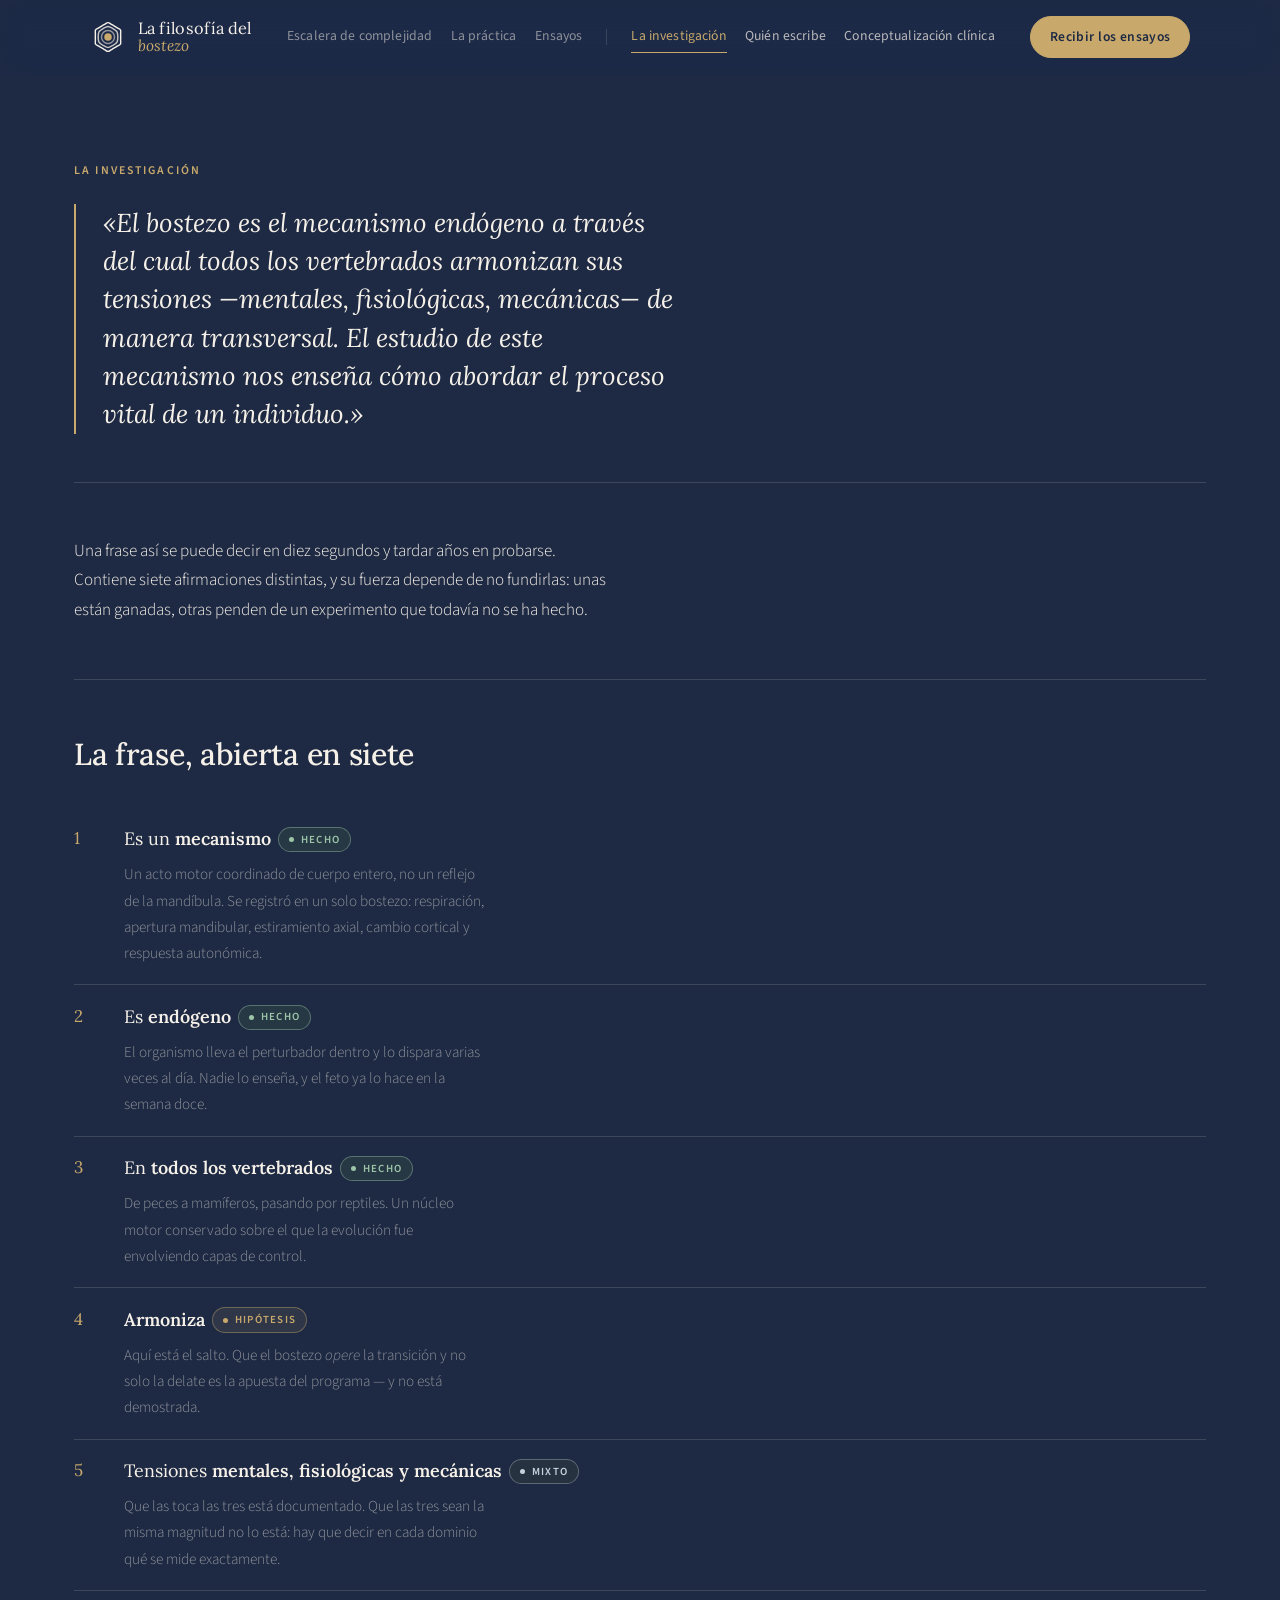
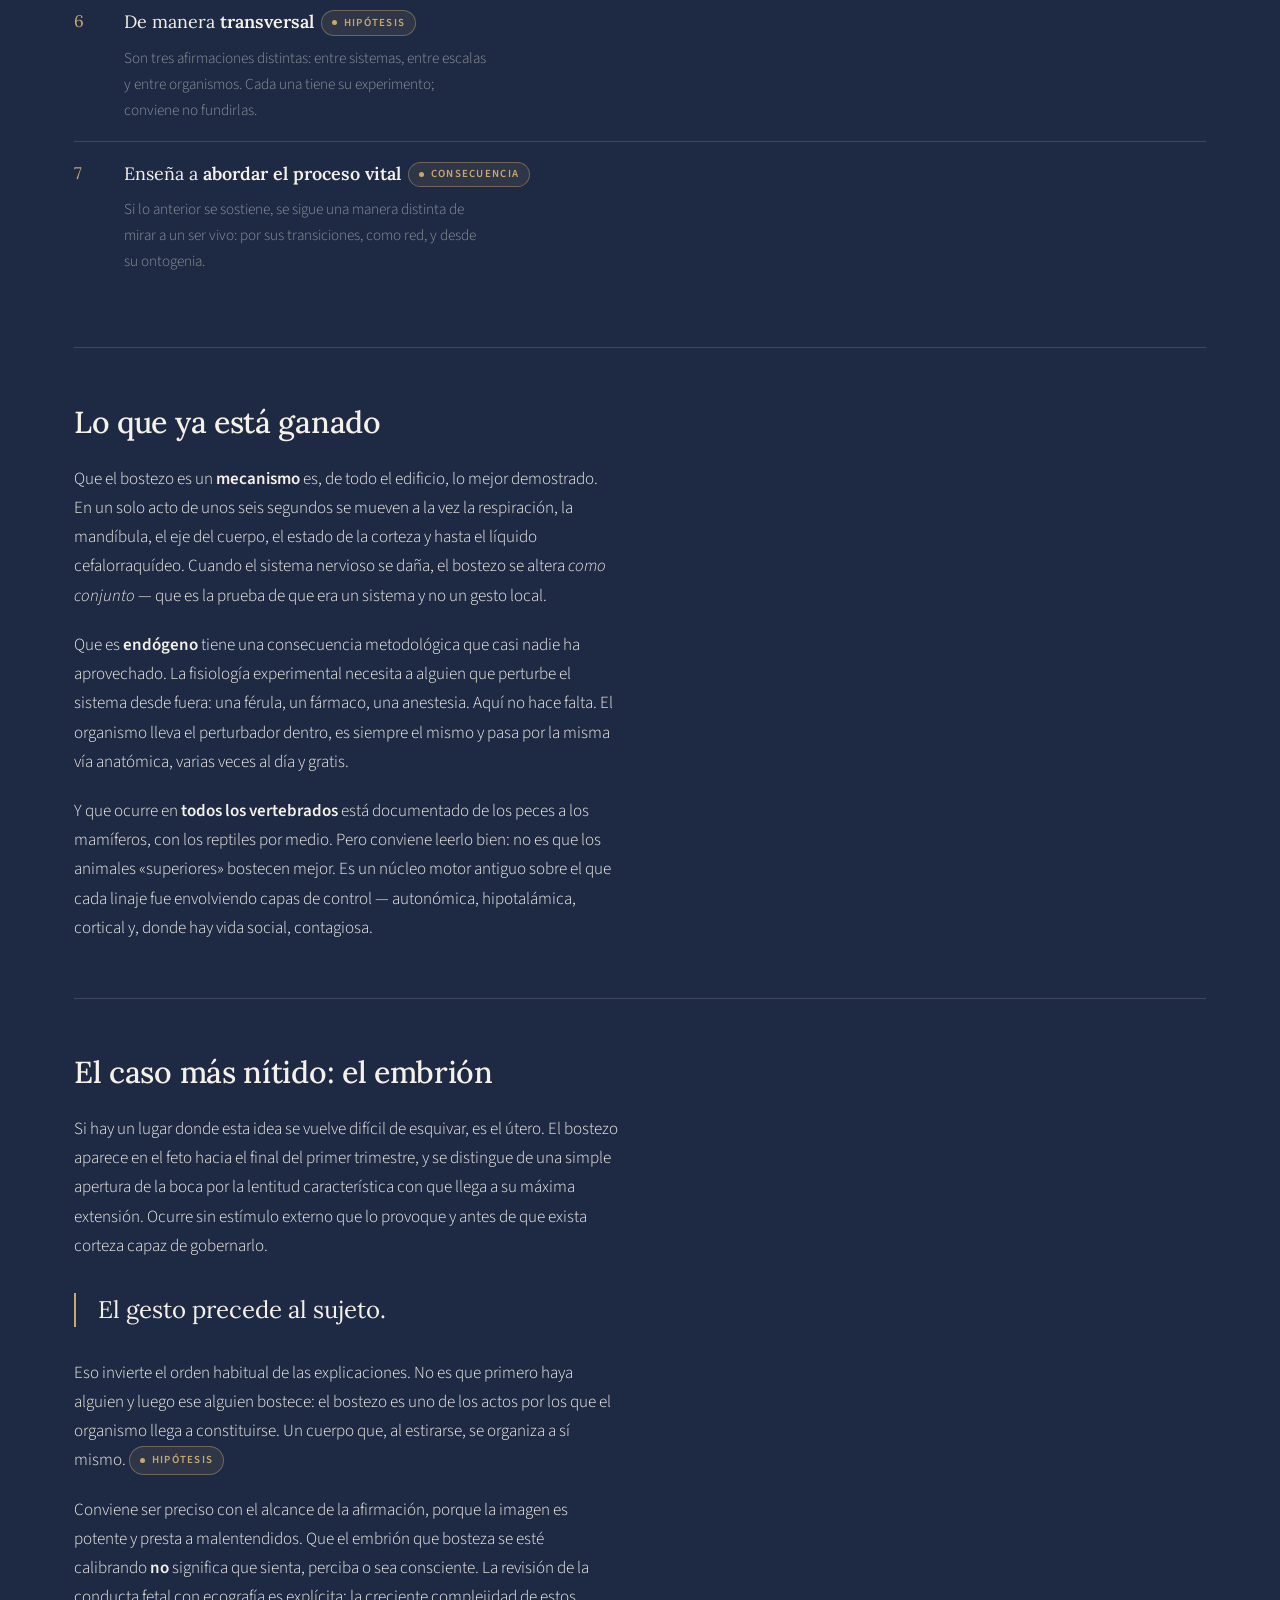
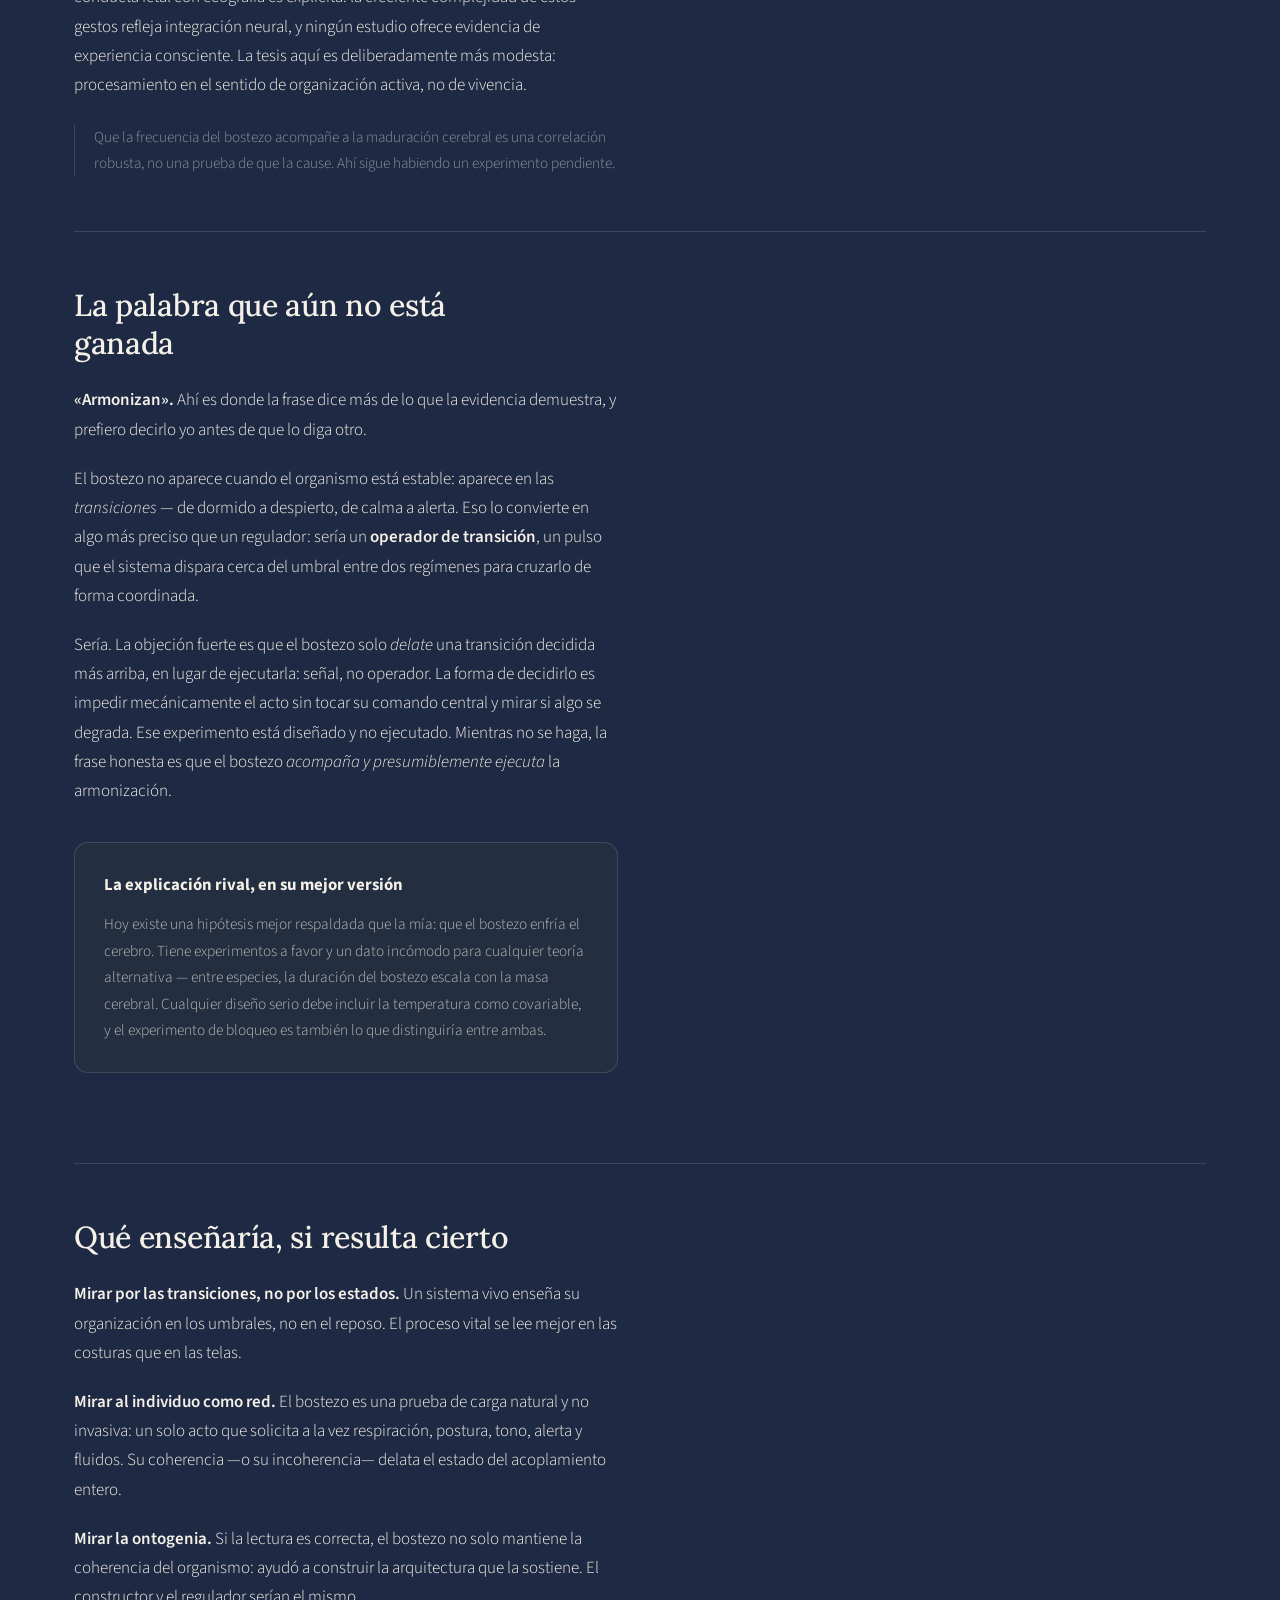
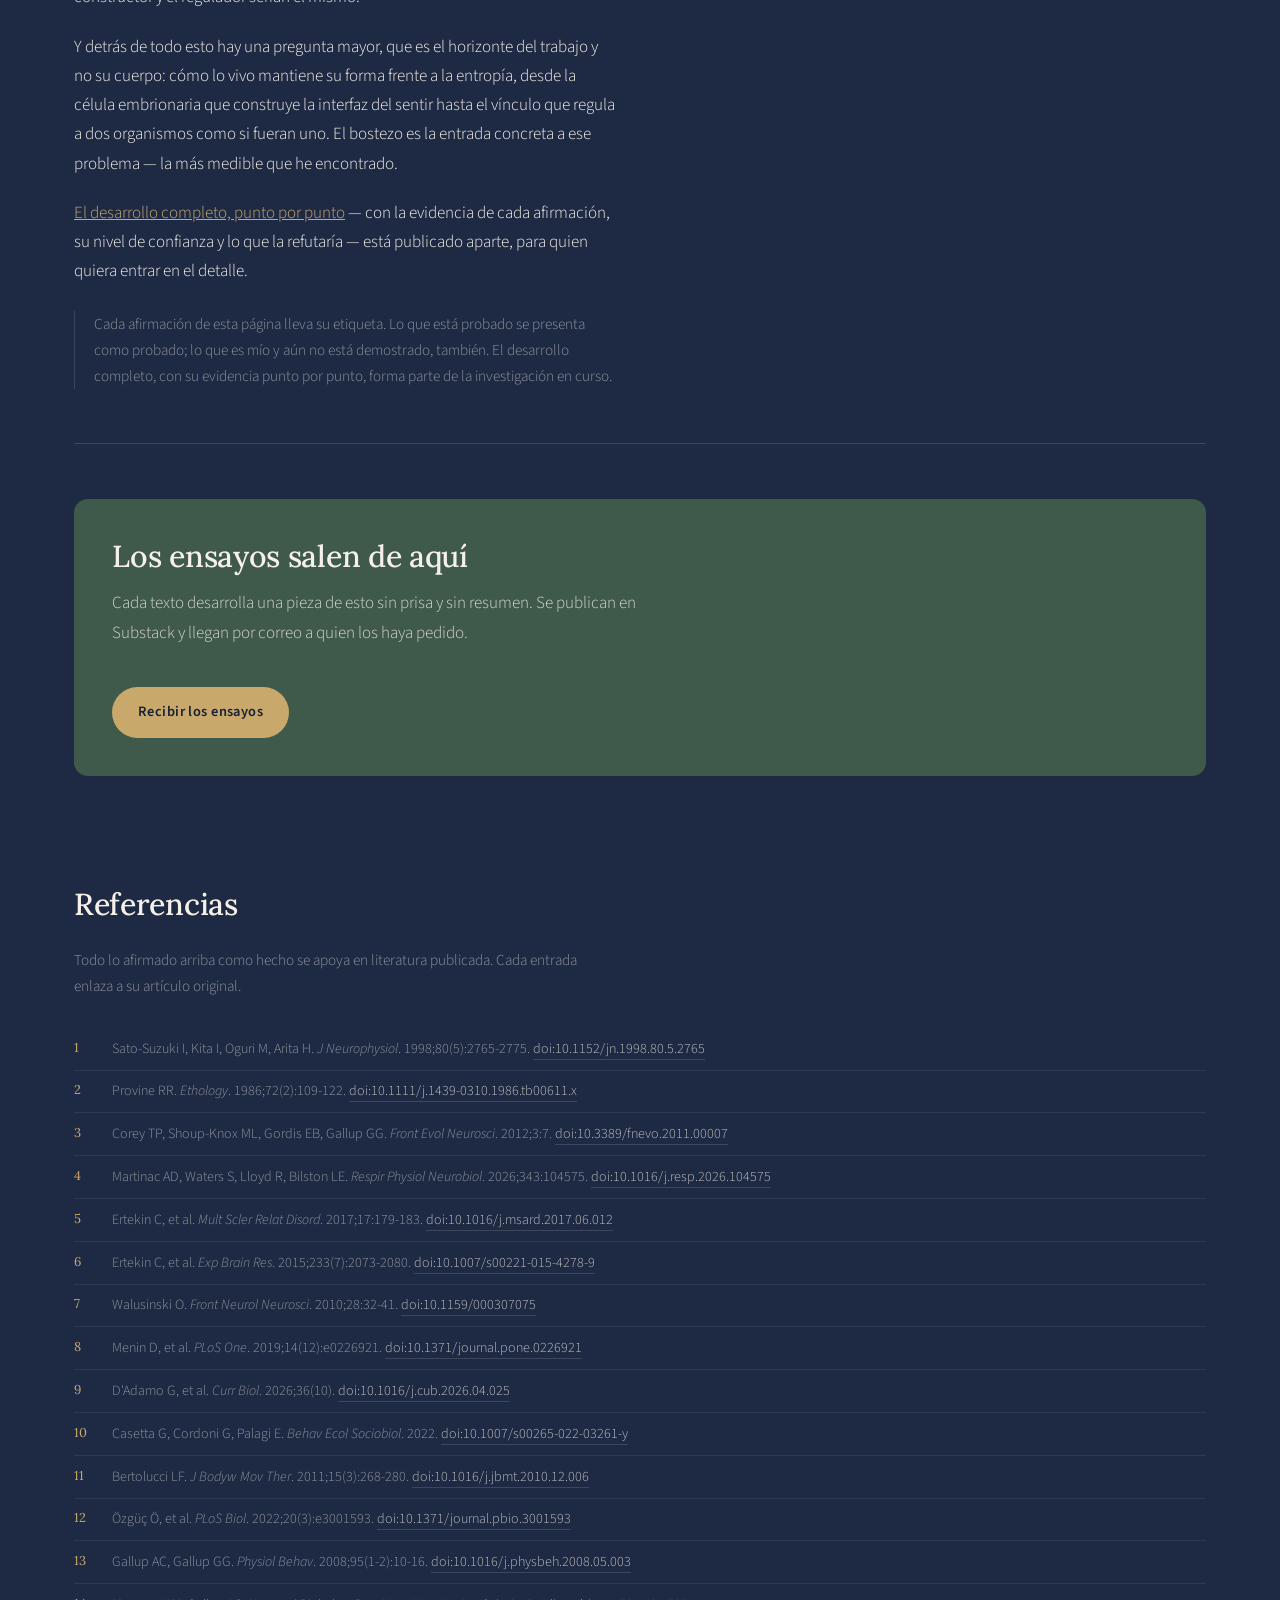
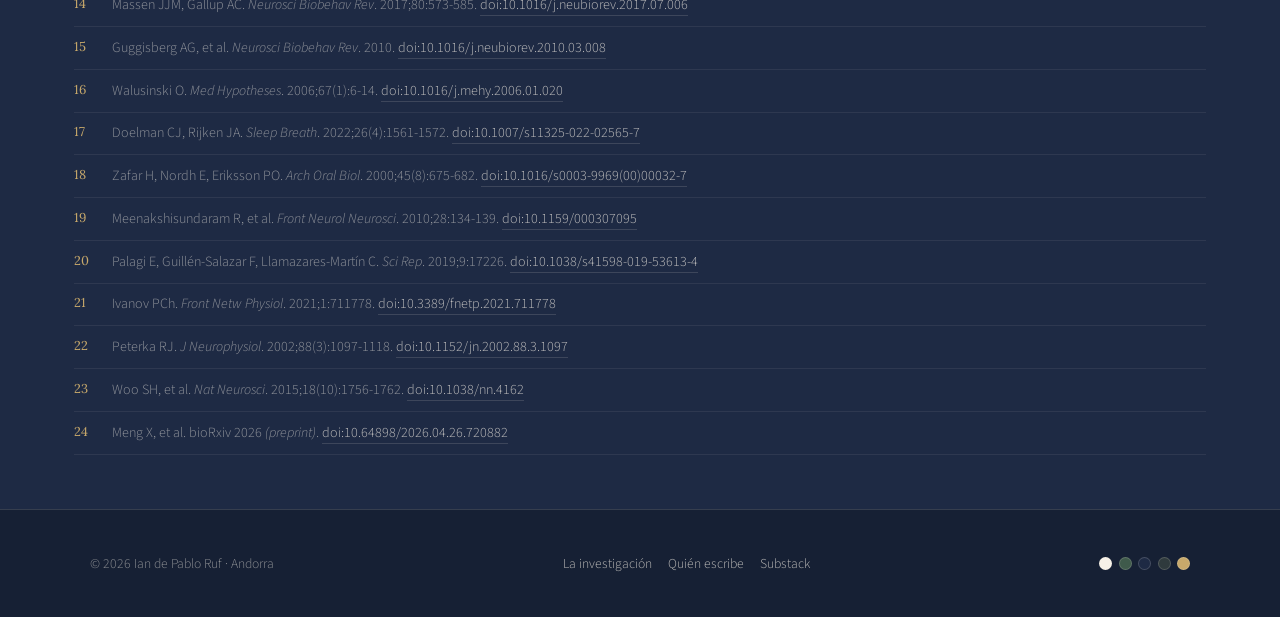
<file: investigacion/index.html>
<!DOCTYPE html>
<html lang="es">
<head>
<meta charset="utf-8">
<meta name="viewport" content="width=device-width,initial-scale=1">
<title>La investigación · La filosofía del bostezo</title>
<meta name="description" content="Una frase sobre el bostezo, abierta en las siete afirmaciones que la componen — y el estado real de la prueba de cada una. Qué está ganado, qué está en juego y qué experimento lo decide.">
<link rel="canonical" href="https://filosofiadelbostezo.com/investigacion">
<meta property="og:type" content="article">
<meta property="og:locale" content="es_ES">
<meta property="og:title" content="La investigación">
<meta property="og:description" content="Una frase sobre el bostezo, abierta en las siete afirmaciones que la componen — y el estado real de la prueba de cada una.">
<meta property="og:url" content="https://filosofiadelbostezo.com/investigacion">
<meta name="twitter:card" content="summary_large_image">
<link rel="preconnect" href="https://fonts.googleapis.com">
<link rel="preconnect" href="https://fonts.gstatic.com" crossorigin>
<link rel="stylesheet" href="https://fonts.googleapis.com/css2?family=Lora:ital,wght@0,400;0,500;0,600;1,400;1,500&family=Source+Sans+3:wght@300;400;600&display=swap">
<style>
:root{
  --noche:#1E2A44; --noche-900:#162034; --noche-700:#243354;
  --marfil:#F6F1E8; --verde:#3F5A4B; --pizarra:#2F3A3D; --dorado:#C8A96B;
  --texto:#F6F1E8; --texto-suave:rgba(246,241,232,.72); --texto-tenue:rgba(246,241,232,.52);
  --linea:rgba(246,241,232,.14);
  --serif:'Lora','Iowan Old Style','Palatino Linotype',Georgia,'Times New Roman',serif;
  --sans:'Source Sans 3','Helvetica Neue',Helvetica,Arial,sans-serif;
  --ancho:1180px; --r:14px; --ease:cubic-bezier(.22,.61,.36,1);
  --medida:34rem;
}
*,*::before,*::after{box-sizing:border-box}
html{scroll-behavior:smooth}
body{margin:0;background:var(--noche);color:var(--texto);font-family:var(--sans);
     font-weight:300;font-size:1.0625rem;line-height:1.72;-webkit-font-smoothing:antialiased}
a{color:inherit}
.saltar{position:absolute;left:-9999px}
.saltar:focus{left:1rem;top:1rem;z-index:99;background:var(--dorado);color:var(--noche-900);padding:.6rem 1rem;border-radius:6px}
:focus-visible{outline:2px solid var(--dorado);outline-offset:3px}

.envoltura{max-width:var(--ancho);margin:0 auto;padding:0 1.5rem}

/* cabecera */
.cabecera{border-bottom:1px solid var(--linea);position:sticky;top:0;z-index:20;
  background:rgba(30,42,68,.86);backdrop-filter:blur(10px)}
.cabecera .envoltura{display:flex;align-items:center;justify-content:space-between;gap:1rem;padding-block:.9rem}
.marca{display:flex;align-items:center;gap:.6rem;text-decoration:none;font-family:var(--serif);font-size:.95rem;letter-spacing:.01em}
.iso{width:26px;height:26px;color:var(--dorado);flex:none}
.menu{display:flex;gap:1.4rem;list-style:none;margin:0;padding:0;font-size:.86rem;letter-spacing:.04em}
.menu a{text-decoration:none;color:var(--texto-suave);transition:color .25s var(--ease)}
.menu a:hover,.menu a[aria-current]{color:var(--dorado)}

/* portada */
.portada{padding:5.5rem 0 3rem;border-bottom:1px solid var(--linea)}
.epigrafe{font-size:.74rem;letter-spacing:.18em;text-transform:uppercase;color:var(--dorado);margin:0 0 1.4rem}
h1{font-family:var(--serif);font-weight:500;font-size:clamp(2rem,5.2vw,3.4rem);line-height:1.12;
   margin:0 0 1.6rem;max-width:19ch;letter-spacing:-.015em}
.entradilla{font-size:1.2rem;color:var(--texto-suave);max-width:var(--medida);margin:0}

/* cuerpo */
main section{padding:3.4rem 0;border-bottom:1px solid var(--linea)}
main section:last-of-type{border-bottom:0}
h2{font-family:var(--serif);font-weight:500;font-size:clamp(1.35rem,2.9vw,1.9rem);
   line-height:1.25;margin:0 0 1.5rem;max-width:24ch;letter-spacing:-.01em}
p{max-width:var(--medida);margin:0 0 1.25rem}
p:last-child{margin-bottom:0}
strong{font-weight:600;color:var(--marfil)}
em{font-style:italic}
.suelta{font-family:var(--serif);font-size:1.5rem;line-height:1.4;color:var(--marfil);
  max-width:22ch;margin:2rem 0;padding-left:1.4rem;border-left:2px solid var(--dorado)}

/* SIGNATURE: etiquetas de confianza */
.chip{display:inline-flex;align-items:center;gap:.42rem;font-family:var(--sans);
  font-size:.68rem;font-weight:600;letter-spacing:.12em;text-transform:uppercase;
  padding:.24rem .62rem;border-radius:100px;border:1px solid;white-space:nowrap;
  vertical-align:middle;translate:0 -1px}
.chip::before{content:"";width:5px;height:5px;border-radius:50%;background:currentColor}
.chip.hecho{color:#9CC5A8;border-color:rgba(156,197,168,.42);background:rgba(63,90,75,.3)}
.chip.hipotesis{color:var(--dorado);border-color:rgba(200,169,107,.42);background:rgba(200,169,107,.1)}
.chip.observacion{color:#C6D2DA;border-color:rgba(198,210,218,.34);background:rgba(47,58,61,.5)}
.chip.especulacion{color:var(--texto-tenue);border-color:var(--linea);background:transparent;border-style:dashed}
.aviso{max-width:var(--medida);font-size:.95rem;color:var(--texto-tenue);
  border-left:1px solid var(--linea);padding-left:1.2rem;margin:1.5rem 0}

/* formación */
.formacion{list-style:none;padding:0;margin:0;max-width:var(--medida)}
.formacion li{padding:.85rem 0;border-bottom:1px solid var(--linea);display:flex;gap:1rem;
  align-items:baseline;justify-content:space-between;font-size:.98rem}
.formacion li:last-child{border-bottom:0}
.formacion .anio{color:var(--dorado);font-size:.8rem;letter-spacing:.08em;flex:none}

/* contrato */
.contrato{background:var(--noche-900);border-radius:var(--r);padding:2.2rem;border:1px solid var(--linea)}
.contrato h2{margin-top:0}
.leyenda{display:flex;flex-wrap:wrap;gap:.55rem;margin-top:1.6rem}

/* llamada */
.llamada{background:var(--verde);border-radius:var(--r);padding:2.4rem;margin:3.4rem 0}
.llamada h2{margin-bottom:.9rem}
.llamada p{color:rgba(246,241,232,.82)}
.boton{display:inline-block;margin-top:1.2rem;background:var(--dorado);color:var(--noche-900);
  text-decoration:none;font-weight:600;font-size:.9rem;letter-spacing:.03em;
  padding:.8rem 1.6rem;border-radius:100px;transition:transform .25s var(--ease),filter .25s var(--ease)}
.boton:hover{transform:translateY(-2px);filter:brightness(1.06)}

/* pie */
.pie{border-top:1px solid var(--linea);padding:2.6rem 0;color:var(--texto-tenue);font-size:.85rem}
.pie .envoltura{display:flex;flex-wrap:wrap;gap:1.2rem;justify-content:space-between;align-items:center}
.pie a{color:var(--texto-suave);text-decoration:none}
.pie a:hover{color:var(--dorado)}

@media (max-width:700px){
  .menu{display:none}
  .portada{padding-top:3.5rem}
  .llamada,.contrato{padding:1.6rem}
}
@media (prefers-reduced-motion:reduce){
  *{animation:none!important;transition:none!important}
  html{scroll-behavior:auto}
}

/* --- específico de la página de investigación --- */
.anatomia{list-style:none;padding:0;margin:2.2rem 0 0}
.anatomia li{display:grid;grid-template-columns:2.1rem 1fr;gap:1rem;
  padding:1.15rem 0;border-bottom:1px solid var(--linea);align-items:start}
.anatomia li:last-child{border-bottom:0}
.anatomia .n{font-family:var(--serif);color:var(--dorado);font-size:1.05rem;line-height:1.5}
.anatomia .afirm{font-family:var(--serif);font-size:1.12rem;line-height:1.45;margin:0 0 .5rem}
.anatomia .glosa{margin:0;font-size:.95rem;color:var(--texto-tenue);max-width:52ch}
.anatomia .chip{margin-left:.15rem}
.rival{border:1px solid var(--linea);border-radius:var(--r);padding:1.8rem;
  background:rgba(47,58,61,.34);margin:2.2rem 0;max-width:var(--medida)}
.rival h3{margin:0 0 .7rem;font-size:1.05rem}
.rival p{margin:0;font-size:.96rem;color:var(--texto-suave)}
.refs{list-style:none;padding:0;margin:1.8rem 0 0;counter-reset:r}
.refs li{counter-increment:r;position:relative;padding:.55rem 0 .55rem 2.4rem;
  font-size:.88rem;color:var(--texto-tenue);border-bottom:1px solid rgba(246,241,232,.07)}
.refs li::before{content:counter(r);position:absolute;left:0;top:.55rem;
  font-family:var(--serif);color:var(--dorado);font-size:.8rem}
.refs a{color:var(--texto-suave);text-decoration:none;border-bottom:1px solid var(--linea)}
.refs a:hover{color:var(--dorado);border-bottom-color:var(--dorado)}
.enunciado{
  margin:0;padding-left:1.7rem;border-left:2px solid var(--dorado);
  max-width:38rem;font-family:var(--serif);font-style:italic;font-weight:400;
  font-size:clamp(1.24rem,2.1vw,1.62rem);line-height:1.48;color:var(--marfil);
}
h1.epigrafe{font-family:var(--sans);font-weight:600;max-width:none;line-height:1.4;margin:0 0 1.5rem}
.sintesis{border-left:2px solid var(--dorado);padding-left:1.6rem;margin:2.6rem 0;
  max-width:var(--medida);font-family:var(--serif);font-size:1.12rem;line-height:1.6}
</style>
<link rel="stylesheet" href="/assets/base.css">
</head>
<body>
<a class="saltar" href="#principal">Saltar al contenido</a>
<svg width="0" height="0" style="position:absolute" aria-hidden="true" focusable="false"><defs>
<g id="isotipo-min" fill="none" stroke="currentColor" stroke-linejoin="round">
      <path opacity=".55" d="M100.0 64.0C103.1 64.0 106.3 64.4 109.3 65.2C112.3 66.0 115.3 67.3 118.0 68.8C120.7 70.4 123.3 72.3 125.5 74.5C127.7 76.7 129.6 79.3 131.2 82.0C132.7 84.7 134.0 87.7 134.8 90.7C135.6 93.7 136.0 96.9 136.0 100.0C136.0 103.1 135.6 106.3 134.8 109.3C134.0 112.3 132.7 115.3 131.2 118.0C129.6 120.7 127.7 123.3 125.5 125.5C123.3 127.7 120.7 129.6 118.0 131.2C115.3 132.7 112.3 134.0 109.3 134.8C106.3 135.6 103.1 136.0 100.0 136.0C96.9 136.0 93.7 135.6 90.7 134.8C87.7 134.0 84.7 132.7 82.0 131.2C79.3 129.6 76.7 127.7 74.5 125.5C72.3 123.3 70.4 120.7 68.8 118.0C67.3 115.3 66.0 112.3 65.2 109.3C64.4 106.3 64.0 103.1 64.0 100.0C64.0 96.9 64.4 93.7 65.2 90.7C66.0 87.7 67.3 84.7 68.8 82.0C70.4 79.3 72.3 76.7 74.5 74.5C76.7 72.3 79.3 70.4 82.0 68.8C84.7 67.3 87.7 66.0 90.7 65.2C93.7 64.4 96.9 64.0 100.0 64.0Z"/>
      <path opacity=".78" d="M100.0 42.0C104.8 42.0 109.8 44.8 114.3 46.6C118.9 48.4 123.1 50.4 127.3 52.8C131.4 55.2 135.3 57.9 139.1 60.9C142.9 63.9 147.8 66.9 150.2 71.0C152.6 75.1 152.7 80.9 153.4 85.7C154.1 90.5 154.5 95.2 154.5 100.0C154.5 104.8 154.1 109.5 153.4 114.3C152.7 119.1 152.6 124.9 150.2 129.0C147.8 133.1 142.9 136.1 139.1 139.1C135.3 142.1 131.4 144.8 127.3 147.2C123.1 149.6 118.9 151.6 114.3 153.4C109.8 155.2 104.8 158.0 100.0 158.0C95.2 158.0 90.2 155.2 85.7 153.4C81.1 151.6 76.9 149.6 72.7 147.2C68.6 144.8 64.7 142.1 60.9 139.1C57.1 136.1 52.2 133.1 49.8 129.0C47.4 124.9 47.3 119.1 46.6 114.3C45.9 109.5 45.5 104.8 45.5 100.0C45.5 95.2 45.9 90.5 46.6 85.7C47.3 80.9 47.4 75.1 49.8 71.0C52.2 66.9 57.1 63.9 60.9 60.9C64.7 57.9 68.6 55.2 72.7 52.8C76.9 50.4 81.1 48.4 85.7 46.6C90.2 44.8 95.2 42.0 100.0 42.0Z"/>
      <path opacity="1" d="M100.0 20.0C106.3 20.0 112.9 26.7 118.8 29.9C124.6 33.1 129.8 35.9 135.2 39.1C140.6 42.2 145.6 45.2 151.3 48.7C157.0 52.2 166.2 54.6 169.3 60.0C172.4 65.4 169.9 74.6 170.1 81.2C170.3 87.9 170.4 93.7 170.4 100.0C170.4 106.3 170.3 112.1 170.1 118.8C169.9 125.4 172.4 134.6 169.3 140.0C166.2 145.4 157.0 147.8 151.3 151.3C145.6 154.8 140.6 157.8 135.2 160.9C129.8 164.1 124.6 166.9 118.8 170.1C112.9 173.3 106.3 180.0 100.0 180.0C93.7 180.0 87.1 173.3 81.2 170.1C75.4 166.9 70.2 164.1 64.8 160.9C59.4 157.8 54.4 154.8 48.7 151.3C43.0 147.8 33.8 145.4 30.7 140.0C27.6 134.6 30.1 125.4 29.9 118.8C29.7 112.1 29.6 106.3 29.6 100.0C29.6 93.7 29.7 87.9 29.9 81.2C30.1 74.6 27.6 65.4 30.7 60.0C33.8 54.6 43.0 52.2 48.7 48.7C54.4 45.2 59.4 42.2 64.8 39.1C70.2 35.9 75.4 33.1 81.2 29.9C87.1 26.7 93.7 20.0 100.0 20.0Z"/>
      <circle fill="#C8A96B" stroke="none" cx="100" cy="100" r="21"/>
    </g>
</defs></svg>
<div data-cabecera><header class="cabecera"><div class="cabecera__int"><a class="marca" href="/" aria-label="La filosofía del bostezo — inicio"><svg class="iso" viewBox="0 0 200 200" aria-hidden="true"><use href="#isotipo-min"/></svg><span class="marca-txt">La filosofía del<span>bostezo</span></span></a><nav aria-label="Principal"><ul class="menu"><li><a href="/investigacion">La investigación</a></li><li><a href="/#ensayos">Ensayos</a></li><li><a href="/autor">Quién escribe</a></li><li><a href="/#suscribir">Suscribirse</a></li></ul></nav><a class="cta" href="/#suscribir"><span class="largo">Recibir los&nbsp;ensayos</span><span class="corto">Suscribirse</span></a></div></header></div>

<main id="principal">
  <div class="envoltura">

    <section class="portada">
      <h1 class="epigrafe">La investigación</h1>
      <blockquote class="enunciado">«El bostezo es el mecanismo endógeno a través del cual todos
      los vertebrados armonizan sus tensiones —mentales, fisiológicas, mecánicas— de manera
      transversal. El estudio de este mecanismo nos enseña cómo abordar el proceso vital de un
      individuo.»</blockquote>
    </section>

    <section>
      <p>Una frase así se puede decir en diez segundos y tardar años en probarse. Contiene siete
      afirmaciones distintas, y su fuerza depende de no fundirlas: unas están ganadas, otras penden
      de un experimento que todavía no se ha hecho.</p>
    </section>

    <section>
      <h2>La frase, abierta en siete</h2>
      <ul class="anatomia">
      <li>
        <span class="n">1</span>
        <div>
          <p class="afirm">Es un <strong>mecanismo</strong> <span class="chip hecho">Hecho</span></p>
          <p class="glosa">Un acto motor coordinado de cuerpo entero, no un reflejo de la mandíbula. Se registró en un solo bostezo: respiración, apertura mandibular, estiramiento axial, cambio cortical y respuesta autonómica.</p>
        </div>
      </li>
      <li>
        <span class="n">2</span>
        <div>
          <p class="afirm">Es <strong>endógeno</strong> <span class="chip hecho">Hecho</span></p>
          <p class="glosa">El organismo lleva el perturbador dentro y lo dispara varias veces al día. Nadie lo enseña, y el feto ya lo hace en la semana doce.</p>
        </div>
      </li>
      <li>
        <span class="n">3</span>
        <div>
          <p class="afirm">En <strong>todos los vertebrados</strong> <span class="chip hecho">Hecho</span></p>
          <p class="glosa">De peces a mamíferos, pasando por reptiles. Un núcleo motor conservado sobre el que la evolución fue envolviendo capas de control.</p>
        </div>
      </li>
      <li>
        <span class="n">4</span>
        <div>
          <p class="afirm"><strong>Armoniza</strong> <span class="chip hipotesis">Hipótesis</span></p>
          <p class="glosa">Aquí está el salto. Que el bostezo <em>opere</em> la transición y no solo la delate es la apuesta del programa — y no está demostrada.</p>
        </div>
      </li>
      <li>
        <span class="n">5</span>
        <div>
          <p class="afirm">Tensiones <strong>mentales, fisiológicas y mecánicas</strong> <span class="chip observacion">Mixto</span></p>
          <p class="glosa">Que las toca las tres está documentado. Que las tres sean la misma magnitud no lo está: hay que decir en cada dominio qué se mide exactamente.</p>
        </div>
      </li>
      <li>
        <span class="n">6</span>
        <div>
          <p class="afirm">De manera <strong>transversal</strong> <span class="chip hipotesis">Hipótesis</span></p>
          <p class="glosa">Son tres afirmaciones distintas: entre sistemas, entre escalas y entre organismos. Cada una tiene su experimento; conviene no fundirlas.</p>
        </div>
      </li>
      <li>
        <span class="n">7</span>
        <div>
          <p class="afirm">Enseña a <strong>abordar el proceso vital</strong> <span class="chip hipotesis">Consecuencia</span></p>
          <p class="glosa">Si lo anterior se sostiene, se sigue una manera distinta de mirar a un ser vivo: por sus transiciones, como red, y desde su ontogenia.</p>
        </div>
      </li>
      </ul>
    </section>

    <section>
      <h2>Lo que ya está ganado</h2>
      <p>Que el bostezo es un <strong>mecanismo</strong> es, de todo el edificio, lo mejor demostrado.
      En un solo acto de unos seis segundos se mueven a la vez la respiración, la mandíbula, el eje
      del cuerpo, el estado de la corteza y hasta el líquido cefalorraquídeo. Cuando el sistema
      nervioso se daña, el bostezo se altera <em>como conjunto</em> — que es la prueba de que era un
      sistema y no un gesto local.</p>
      <p>Que es <strong>endógeno</strong> tiene una consecuencia metodológica que casi nadie ha
      aprovechado. La fisiología experimental necesita a alguien que perturbe el sistema desde fuera:
      una férula, un fármaco, una anestesia. Aquí no hace falta. El organismo lleva el perturbador
      dentro, es siempre el mismo y pasa por la misma vía anatómica, varias veces al día y gratis.</p>
      <p>Y que ocurre en <strong>todos los vertebrados</strong> está documentado de los peces a los
      mamíferos, con los reptiles por medio. Pero conviene leerlo bien: no es que los animales
      «superiores» bostecen mejor. Es un núcleo motor antiguo sobre el que cada linaje fue envolviendo
      capas de control — autonómica, hipotalámica, cortical y, donde hay vida social, contagiosa.</p>
    </section>

    <section>
      <h2>El caso más nítido: el embrión</h2>
      <p>Si hay un lugar donde esta idea se vuelve difícil de esquivar, es el útero. El bostezo
      aparece en el feto hacia el final del primer trimestre, y se distingue de una simple apertura
      de la boca por la lentitud característica con que llega a su máxima extensión. Ocurre sin
      estímulo externo que lo provoque y antes de que exista corteza capaz de gobernarlo.</p>
      <p class="suelta">El gesto precede al sujeto.</p>
      <p>Eso invierte el orden habitual de las explicaciones. No es que primero haya alguien y luego
      ese alguien bostece: el bostezo es uno de los actos por los que el organismo llega a
      constituirse. Un cuerpo que, al estirarse, se organiza a sí mismo. <span class="chip hipotesis">Hipótesis</span></p>
      <p>Conviene ser preciso con el alcance de la afirmación, porque la imagen es potente y presta
      a malentendidos. Que el embrión que bosteza se esté calibrando <strong>no</strong> significa que
      sienta, perciba o sea consciente. La revisión de la conducta fetal con ecografía es explícita:
      la creciente complejidad de estos gestos refleja integración neural, y ningún estudio ofrece
      evidencia de experiencia consciente. La tesis aquí es deliberadamente más modesta: procesamiento
      en el sentido de organización activa, no de vivencia.</p>
      <p class="aviso">Que la frecuencia del bostezo acompañe a la maduración cerebral es una
      correlación robusta, no una prueba de que la cause. Ahí sigue habiendo un experimento pendiente.</p>
    </section>

    <section>
      <h2>La palabra que aún no está ganada</h2>
      <p><strong>«Armonizan».</strong> Ahí es donde la frase dice más de lo que la evidencia
      demuestra, y prefiero decirlo yo antes de que lo diga otro.</p>
      <p>El bostezo no aparece cuando el organismo está estable: aparece en las <em>transiciones</em>
      — de dormido a despierto, de calma a alerta. Eso lo convierte en algo más preciso que un
      regulador: sería un <strong>operador de transición</strong>, un pulso que el sistema dispara
      cerca del umbral entre dos regímenes para cruzarlo de forma coordinada.</p>
      <p>Sería. La objeción fuerte es que el bostezo solo <em>delate</em> una transición decidida más
      arriba, en lugar de ejecutarla: señal, no operador. La forma de decidirlo es impedir
      mecánicamente el acto sin tocar su comando central y mirar si algo se degrada. Ese experimento
      está diseñado y no ejecutado. Mientras no se haga, la frase honesta es que el bostezo
      <em>acompaña y presumiblemente ejecuta</em> la armonización.</p>
      <div class="rival">
        <h3>La explicación rival, en su mejor versión</h3>
        <p>Hoy existe una hipótesis mejor respaldada que la mía: que el bostezo enfría el cerebro.
        Tiene experimentos a favor y un dato incómodo para cualquier teoría alternativa — entre
        especies, la duración del bostezo escala con la masa cerebral. Cualquier diseño serio debe
        incluir la temperatura como covariable, y el experimento de bloqueo es también lo que
        distinguiría entre ambas.</p>
      </div>
    </section>

    <section>
      <h2>Qué enseñaría, si resulta cierto</h2>
      <p><strong>Mirar por las transiciones, no por los estados.</strong> Un sistema vivo enseña su
      organización en los umbrales, no en el reposo. El proceso vital se lee mejor en las costuras
      que en las telas.</p>
      <p><strong>Mirar al individuo como red.</strong> El bostezo es una prueba de carga natural y no
      invasiva: un solo acto que solicita a la vez respiración, postura, tono, alerta y fluidos. Su
      coherencia —o su incoherencia— delata el estado del acoplamiento entero.</p>
      <p><strong>Mirar la ontogenia.</strong> Si la lectura es correcta, el bostezo no solo mantiene
      la coherencia del organismo: ayudó a construir la arquitectura que la sostiene. El constructor
      y el regulador serían el mismo.</p>
      <p>Y detrás de todo esto hay una pregunta mayor, que es el horizonte del trabajo y no su
      cuerpo: cómo lo vivo mantiene su forma frente a la entropía, desde la célula embrionaria que
      construye la interfaz del sentir hasta el vínculo que regula a dos organismos como si fueran
      uno. El bostezo es la entrada concreta a ese problema — la más medible que he encontrado.</p>
      <p><a href="/investigacion/desarrollo" style="color:var(--dorado)">El desarrollo completo,
      punto por punto</a> — con la evidencia de cada afirmación, su nivel de confianza y lo que la
      refutaría — está publicado aparte, para quien quiera entrar en el detalle.</p>
      <p class="aviso">Cada afirmación de esta página lleva su etiqueta. Lo que está probado se
      presenta como probado; lo que es mío y aún no está demostrado, también. El desarrollo completo,
      con su evidencia punto por punto, forma parte de la investigación en curso.</p>
    </section>

    <div class="llamada">
      <h2>Los ensayos salen de aquí</h2>
      <p>Cada texto desarrolla una pieza de esto sin prisa y sin resumen. Se publican en Substack
      y llegan por correo a quien los haya pedido.</p>
      <a class="boton" href="/#suscribir">Recibir los ensayos</a>
    </div>

    <section>
      <h2>Referencias</h2>
      <p style="font-size:.95rem;color:var(--texto-tenue)">Todo lo afirmado arriba como hecho se apoya
      en literatura publicada. Cada entrada enlaza a su artículo original.</p>
      <ol class="refs">
      <li>Sato-Suzuki I, Kita I, Oguri M, Arita H. <em>J Neurophysiol</em>. 1998;80(5):2765-2775. <a href="https://doi.org/10.1152/jn.1998.80.5.2765" target="_blank" rel="noopener">doi:10.1152/jn.1998.80.5.2765</a></li>
      <li>Provine RR. <em>Ethology</em>. 1986;72(2):109-122. <a href="https://doi.org/10.1111/j.1439-0310.1986.tb00611.x" target="_blank" rel="noopener">doi:10.1111/j.1439-0310.1986.tb00611.x</a></li>
      <li>Corey TP, Shoup-Knox ML, Gordis EB, Gallup GG. <em>Front Evol Neurosci</em>. 2012;3:7. <a href="https://doi.org/10.3389/fnevo.2011.00007" target="_blank" rel="noopener">doi:10.3389/fnevo.2011.00007</a></li>
      <li>Martinac AD, Waters S, Lloyd R, Bilston LE. <em>Respir Physiol Neurobiol</em>. 2026;343:104575. <a href="https://doi.org/10.1016/j.resp.2026.104575" target="_blank" rel="noopener">doi:10.1016/j.resp.2026.104575</a></li>
      <li>Ertekin C, et al. <em>Mult Scler Relat Disord</em>. 2017;17:179-183. <a href="https://doi.org/10.1016/j.msard.2017.06.012" target="_blank" rel="noopener">doi:10.1016/j.msard.2017.06.012</a></li>
      <li>Ertekin C, et al. <em>Exp Brain Res</em>. 2015;233(7):2073-2080. <a href="https://doi.org/10.1007/s00221-015-4278-9" target="_blank" rel="noopener">doi:10.1007/s00221-015-4278-9</a></li>
      <li>Walusinski O. <em>Front Neurol Neurosci</em>. 2010;28:32-41. <a href="https://doi.org/10.1159/000307075" target="_blank" rel="noopener">doi:10.1159/000307075</a></li>
      <li>Menin D, et al. <em>PLoS One</em>. 2019;14(12):e0226921. <a href="https://doi.org/10.1371/journal.pone.0226921" target="_blank" rel="noopener">doi:10.1371/journal.pone.0226921</a></li>
      <li>D'Adamo G, et al. <em>Curr Biol</em>. 2026;36(10). <a href="https://doi.org/10.1016/j.cub.2026.04.025" target="_blank" rel="noopener">doi:10.1016/j.cub.2026.04.025</a></li>
      <li>Casetta G, Cordoni G, Palagi E. <em>Behav Ecol Sociobiol</em>. 2022. <a href="https://doi.org/10.1007/s00265-022-03261-y" target="_blank" rel="noopener">doi:10.1007/s00265-022-03261-y</a></li>
      <li>Bertolucci LF. <em>J Bodyw Mov Ther</em>. 2011;15(3):268-280. <a href="https://doi.org/10.1016/j.jbmt.2010.12.006" target="_blank" rel="noopener">doi:10.1016/j.jbmt.2010.12.006</a></li>
      <li>Özgüç Ö, et al. <em>PLoS Biol</em>. 2022;20(3):e3001593. <a href="https://doi.org/10.1371/journal.pbio.3001593" target="_blank" rel="noopener">doi:10.1371/journal.pbio.3001593</a></li>
      <li>Gallup AC, Gallup GG. <em>Physiol Behav</em>. 2008;95(1-2):10-16. <a href="https://doi.org/10.1016/j.physbeh.2008.05.003" target="_blank" rel="noopener">doi:10.1016/j.physbeh.2008.05.003</a></li>
      <li>Massen JJM, Gallup AC. <em>Neurosci Biobehav Rev</em>. 2017;80:573-585. <a href="https://doi.org/10.1016/j.neubiorev.2017.07.006" target="_blank" rel="noopener">doi:10.1016/j.neubiorev.2017.07.006</a></li>
      <li>Guggisberg AG, et al. <em>Neurosci Biobehav Rev</em>. 2010. <a href="https://doi.org/10.1016/j.neubiorev.2010.03.008" target="_blank" rel="noopener">doi:10.1016/j.neubiorev.2010.03.008</a></li>
      <li>Walusinski O. <em>Med Hypotheses</em>. 2006;67(1):6-14. <a href="https://doi.org/10.1016/j.mehy.2006.01.020" target="_blank" rel="noopener">doi:10.1016/j.mehy.2006.01.020</a></li>
      <li>Doelman CJ, Rijken JA. <em>Sleep Breath</em>. 2022;26(4):1561-1572. <a href="https://doi.org/10.1007/s11325-022-02565-7" target="_blank" rel="noopener">doi:10.1007/s11325-022-02565-7</a></li>
      <li>Zafar H, Nordh E, Eriksson PO. <em>Arch Oral Biol</em>. 2000;45(8):675-682. <a href="https://doi.org/10.1016/s0003-9969(00)00032-7" target="_blank" rel="noopener">doi:10.1016/s0003-9969(00)00032-7</a></li>
      <li>Meenakshisundaram R, et al. <em>Front Neurol Neurosci</em>. 2010;28:134-139. <a href="https://doi.org/10.1159/000307095" target="_blank" rel="noopener">doi:10.1159/000307095</a></li>
      <li>Palagi E, Guillén-Salazar F, Llamazares-Martín C. <em>Sci Rep</em>. 2019;9:17226. <a href="https://doi.org/10.1038/s41598-019-53613-4" target="_blank" rel="noopener">doi:10.1038/s41598-019-53613-4</a></li>
      <li>Ivanov PCh. <em>Front Netw Physiol</em>. 2021;1:711778. <a href="https://doi.org/10.3389/fnetp.2021.711778" target="_blank" rel="noopener">doi:10.3389/fnetp.2021.711778</a></li>
      <li>Peterka RJ. <em>J Neurophysiol</em>. 2002;88(3):1097-1118. <a href="https://doi.org/10.1152/jn.2002.88.3.1097" target="_blank" rel="noopener">doi:10.1152/jn.2002.88.3.1097</a></li>
      <li>Woo SH, et al. <em>Nat Neurosci</em>. 2015;18(10):1756-1762. <a href="https://doi.org/10.1038/nn.4162" target="_blank" rel="noopener">doi:10.1038/nn.4162</a></li>
      <li>Meng X, et al. bioRxiv 2026 <em>(preprint)</em>. <a href="https://doi.org/10.64898/2026.04.26.720882" target="_blank" rel="noopener">doi:10.64898/2026.04.26.720882</a></li>
      </ol>
    </section>

  </div>
</main>

<div data-pie><footer class="pie"><div class="pie__int"><span>© 2026 Ian de Pablo Ruf · Andorra</span><span class="pie__enlaces"><a href="/investigacion">La investigación</a><a href="/autor">Quién escribe</a><a href="https://lafilosofiadelbostezo.substack.com" rel="me" target="_blank">Substack</a></span><span class="pie__paleta" title="Paleta oficial"><i style="background:#F6F1E8"></i><i style="background:#3F5A4B"></i><i style="background:#1E2A44"></i><i style="background:#2F3A3D"></i><i style="background:#C8A96B"></i></span></div></footer></div>
<script src="/assets/site.js" defer></script>
</body>
</html>
</file>
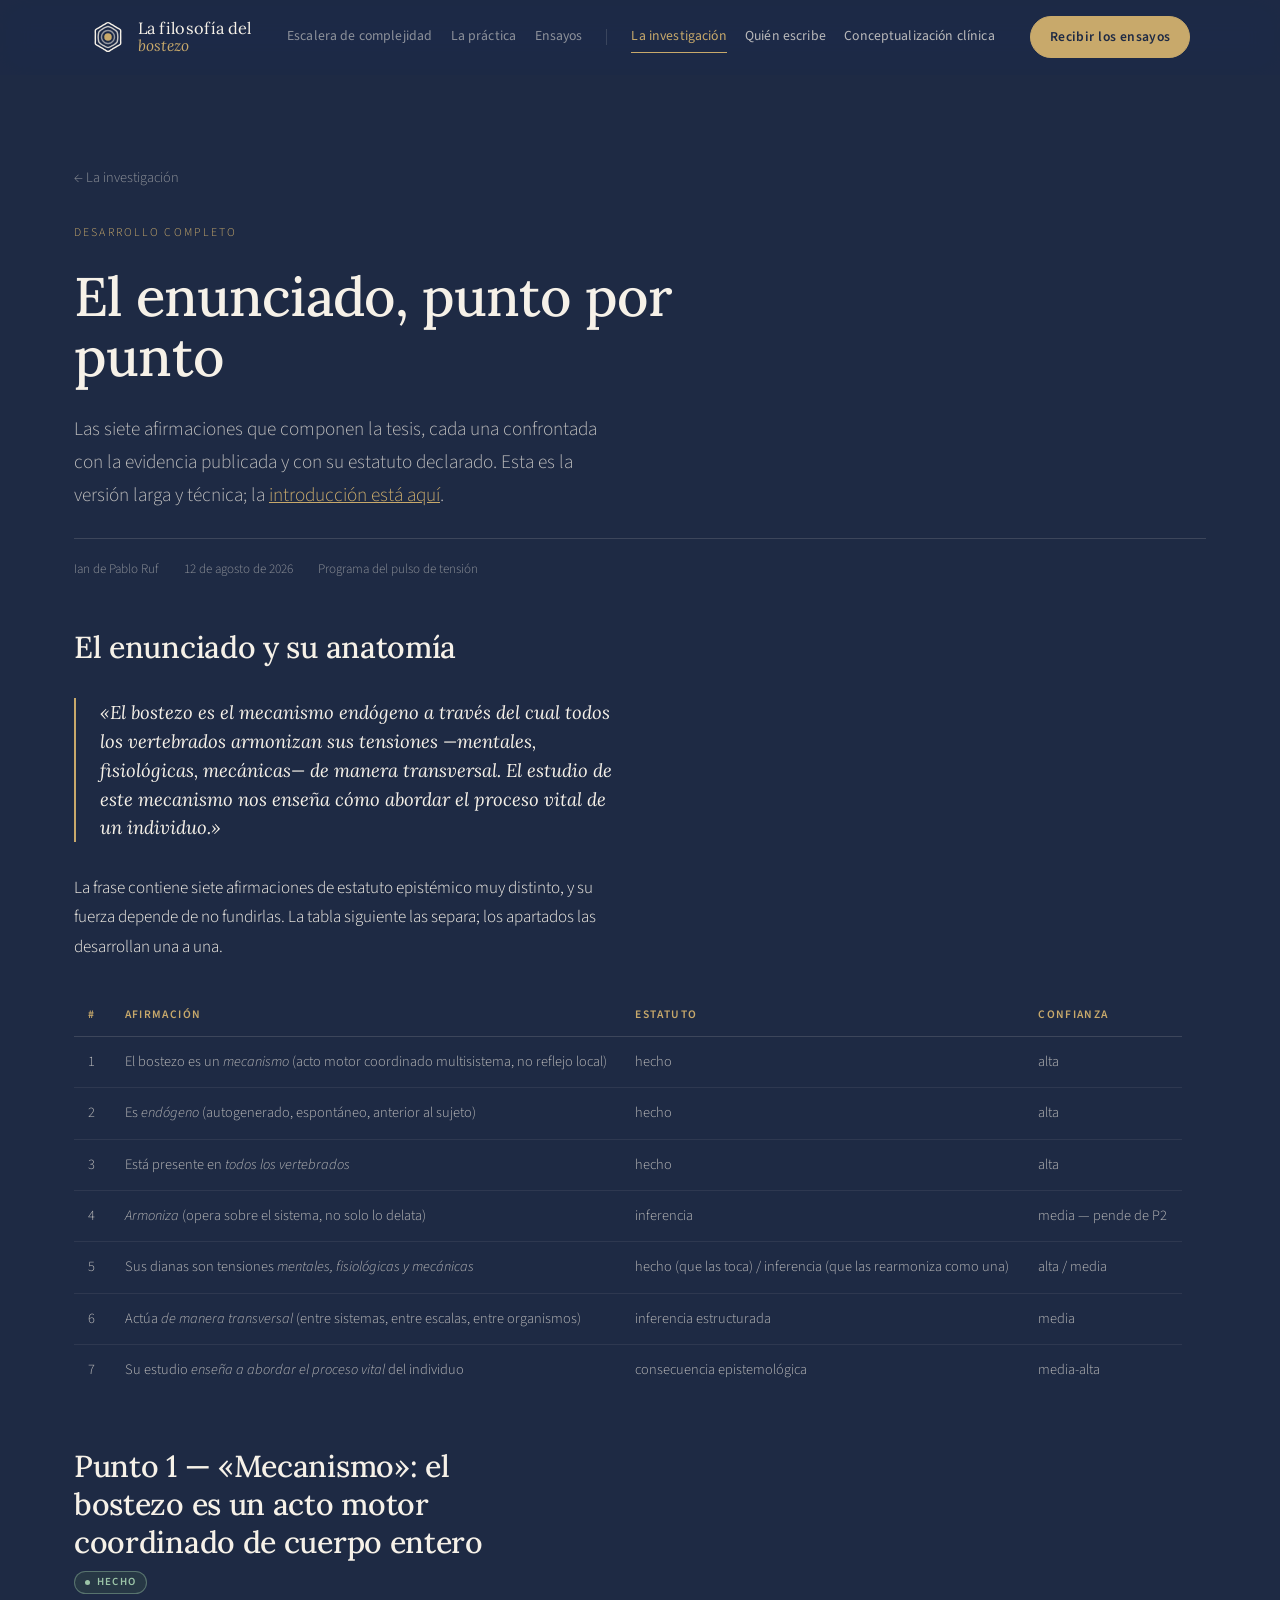
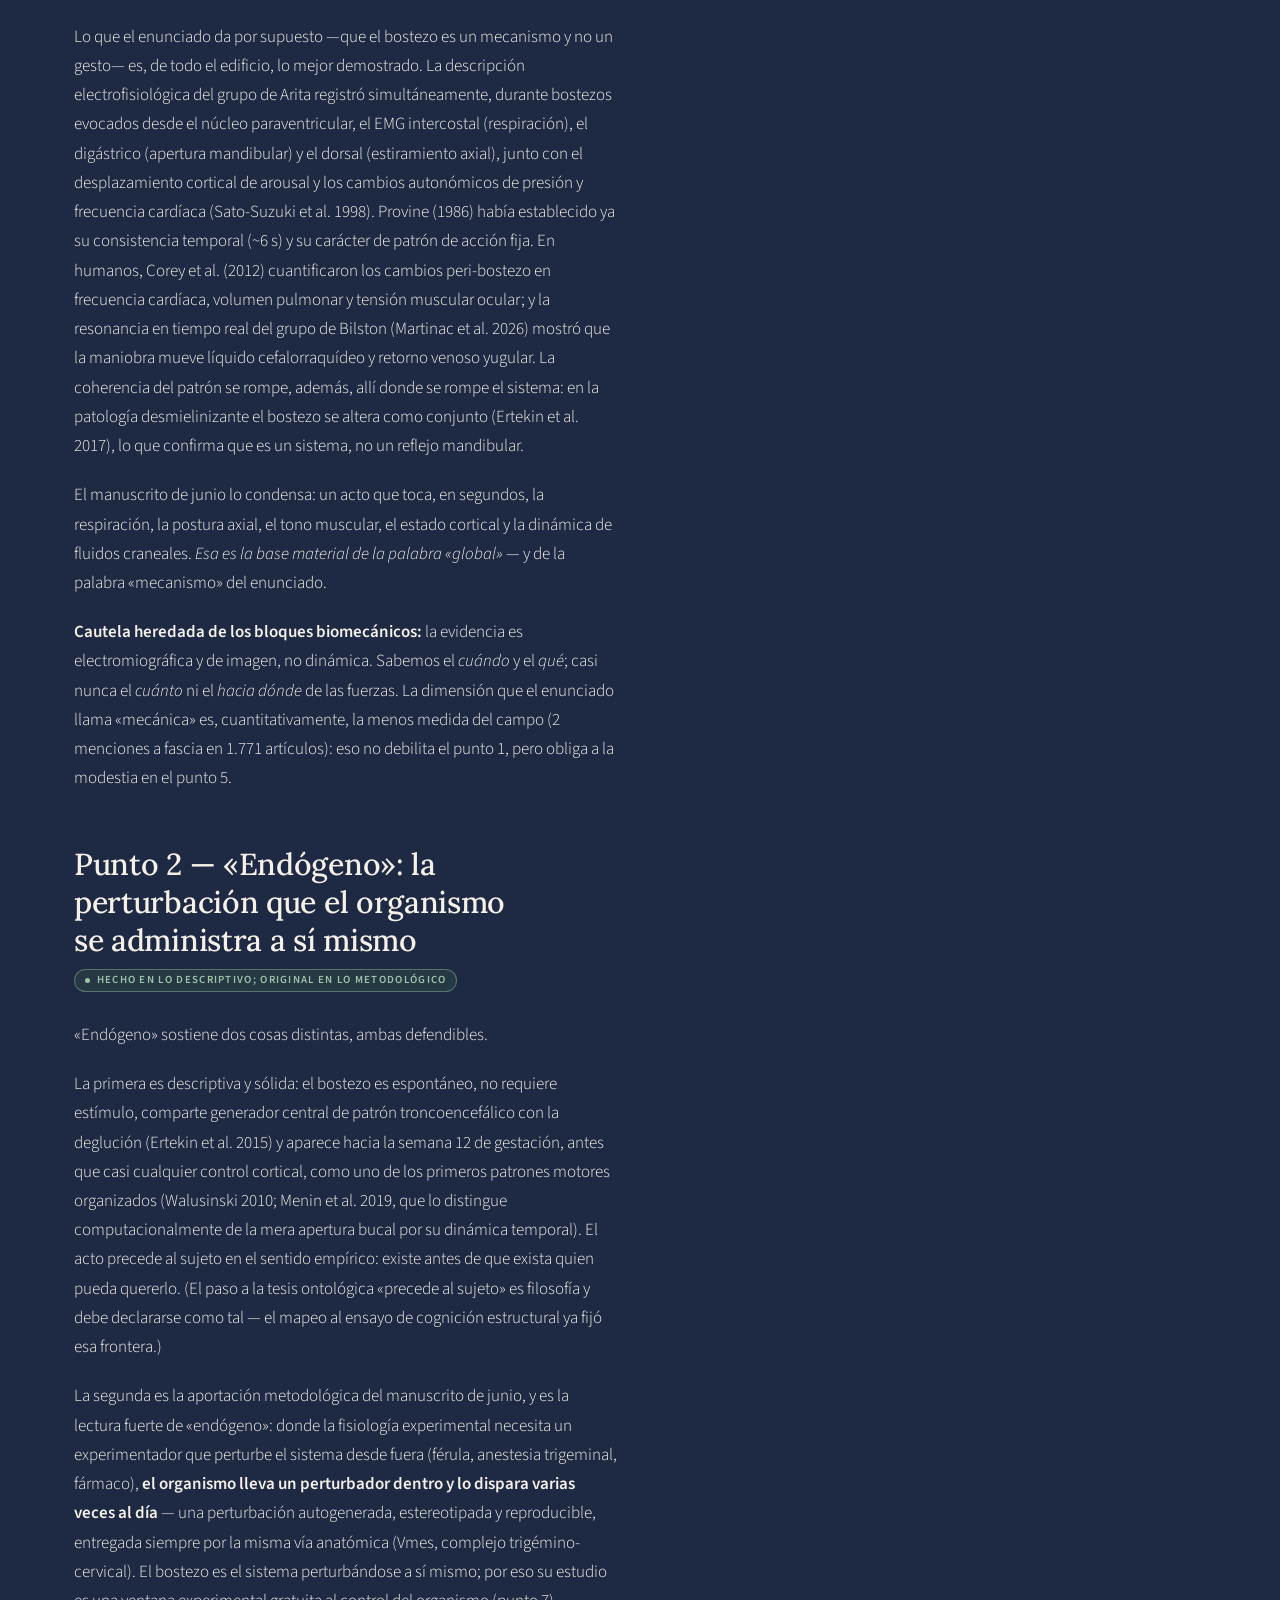
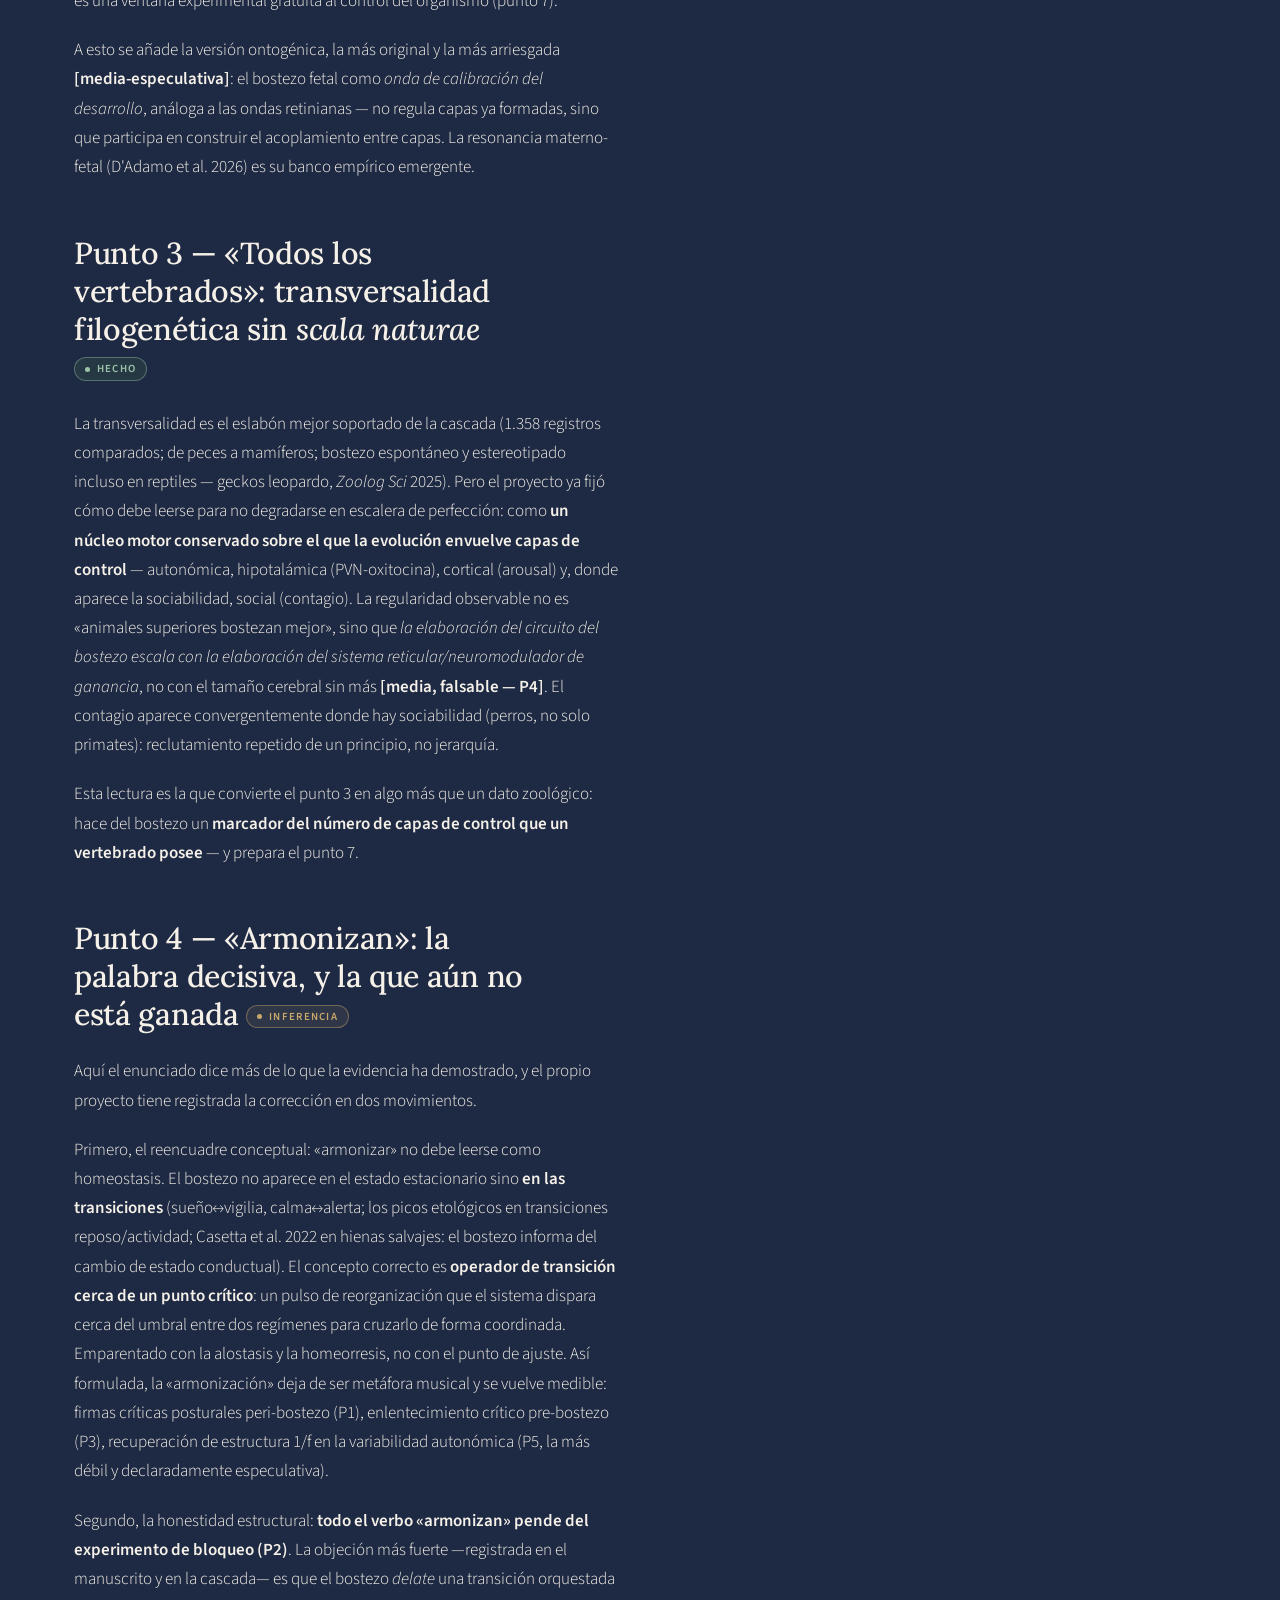
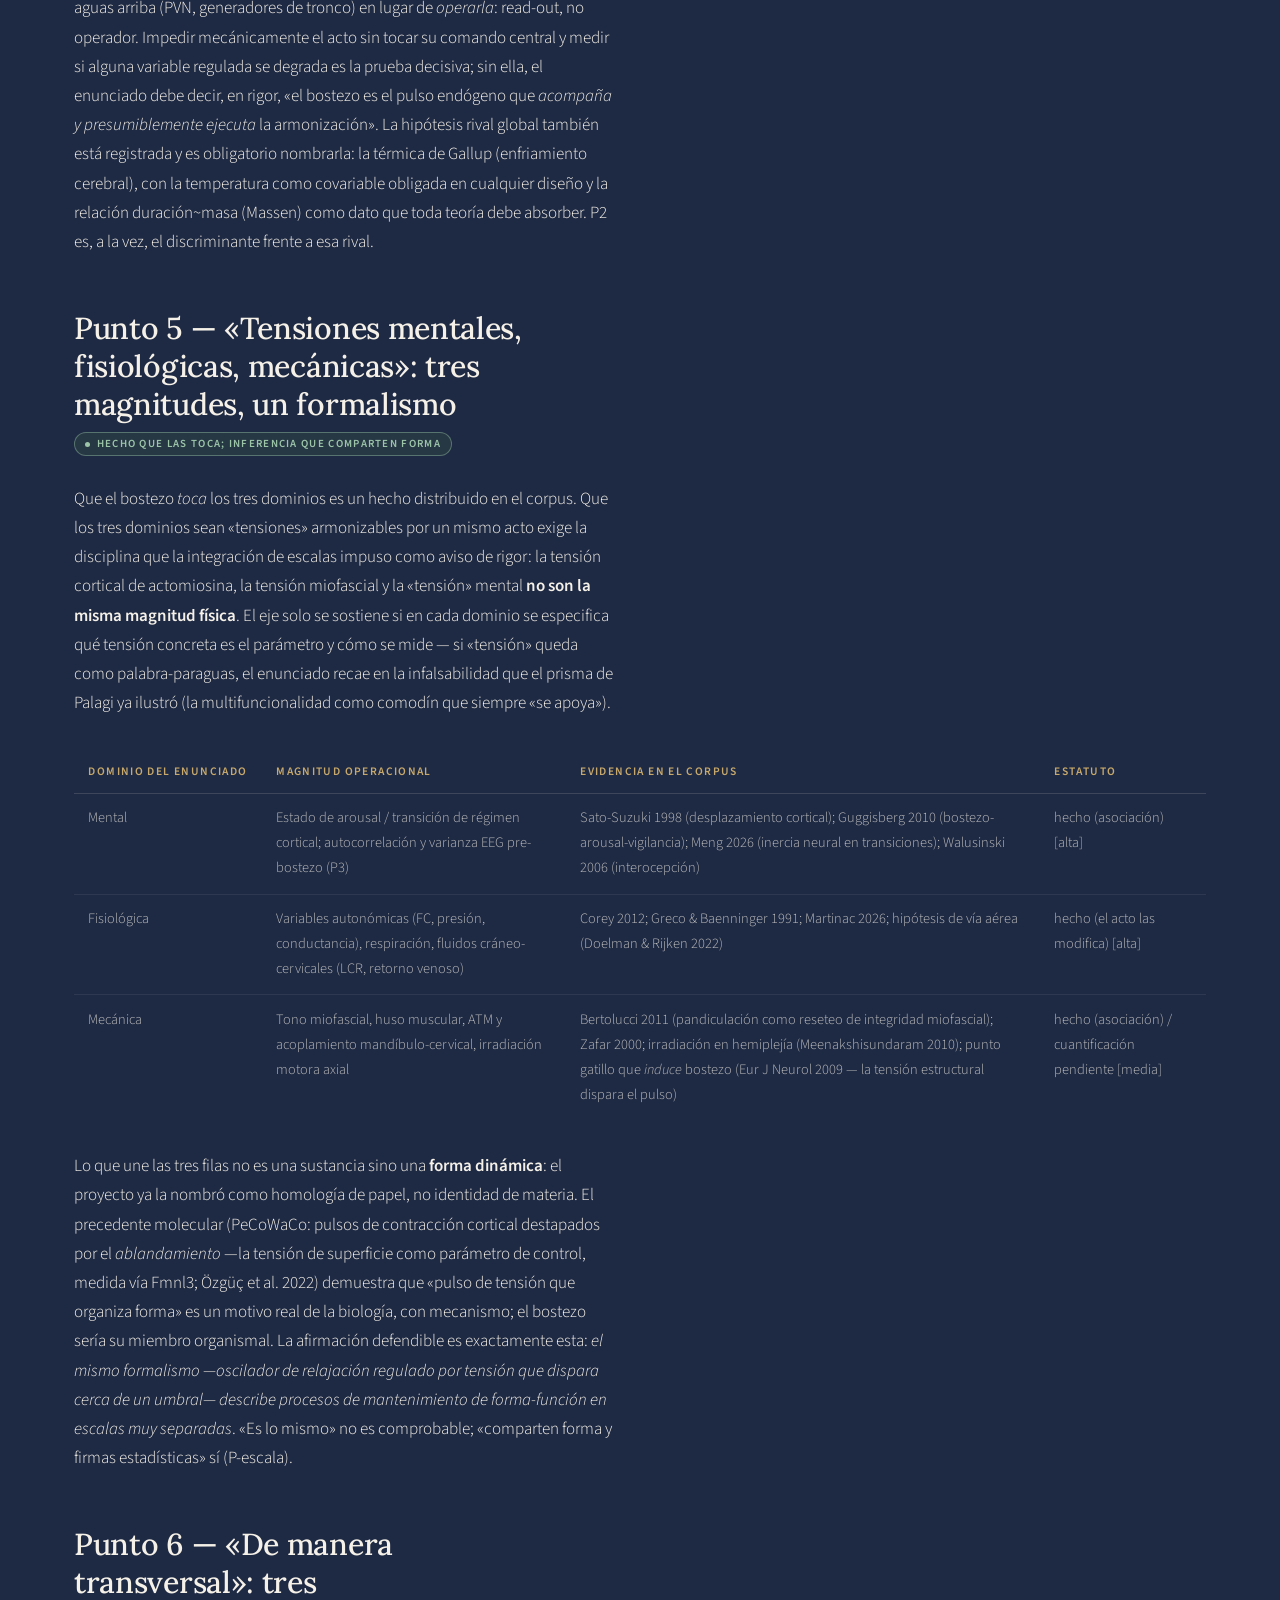
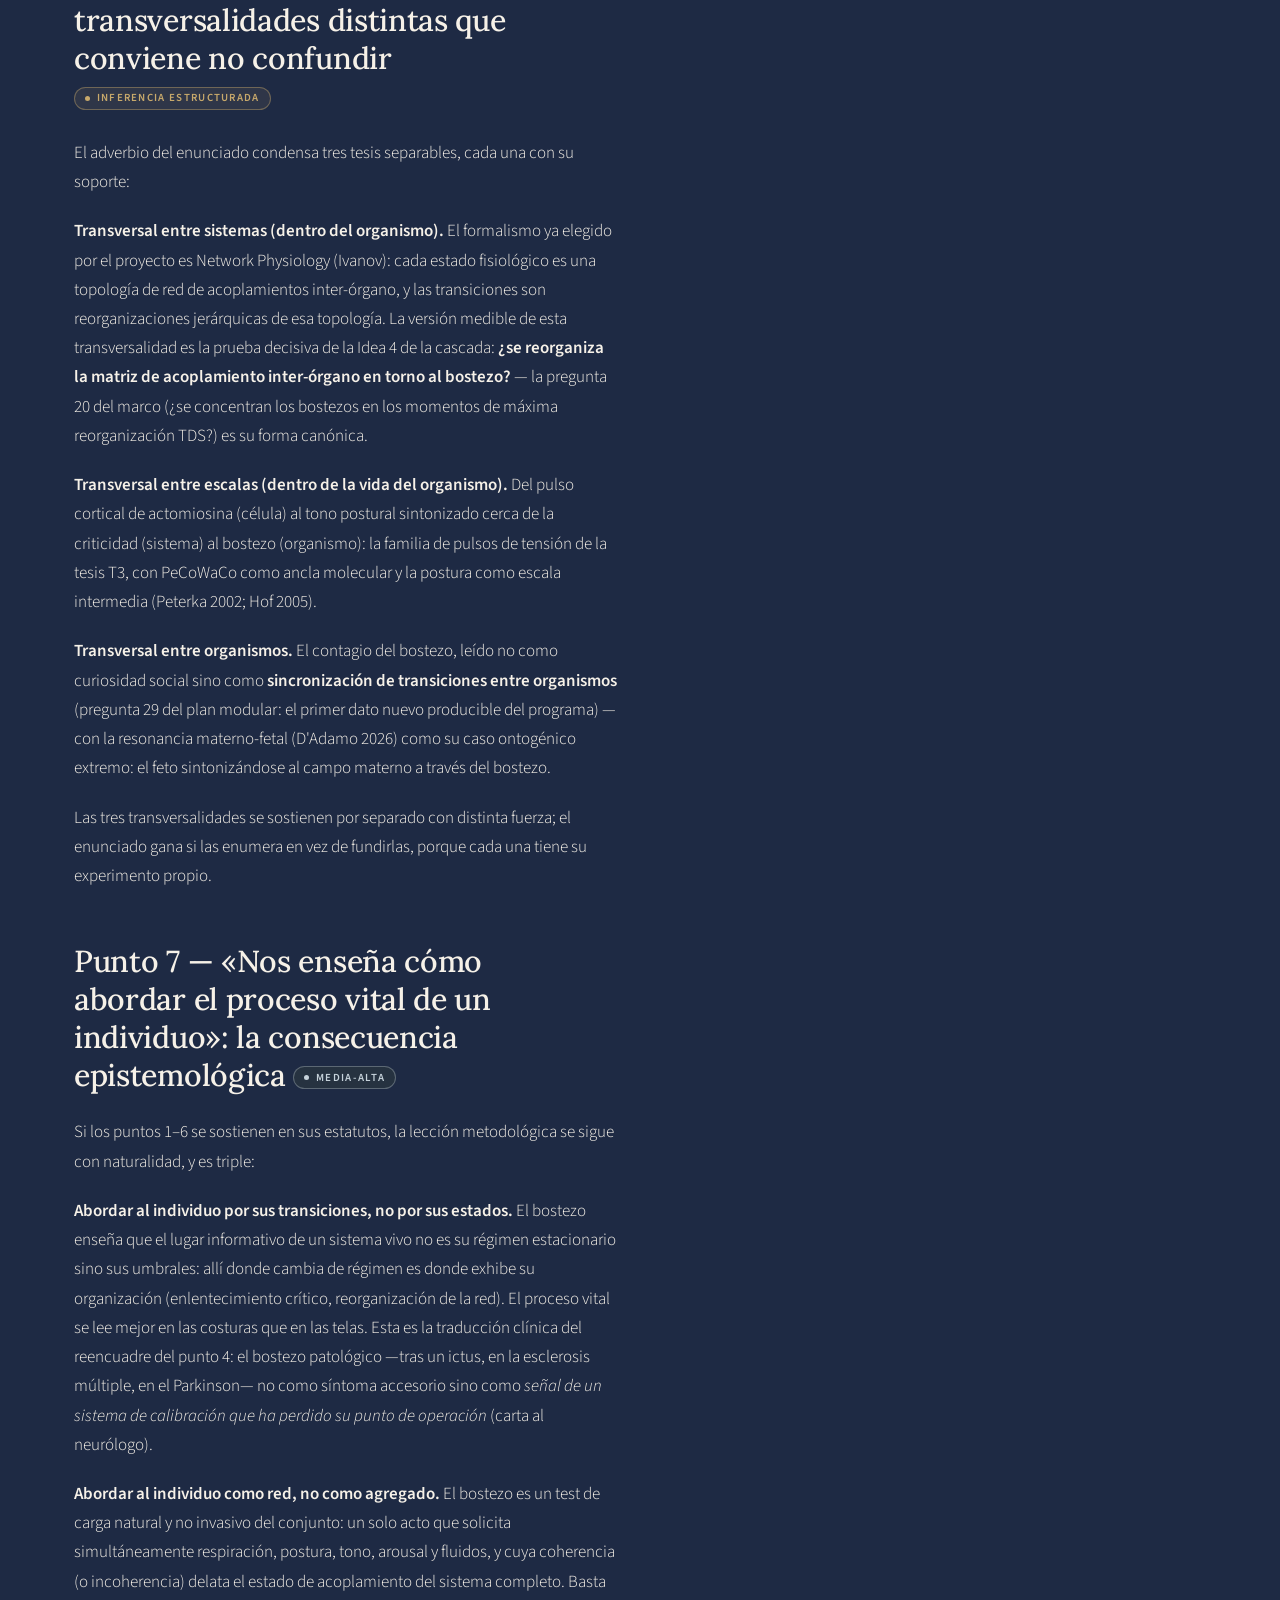
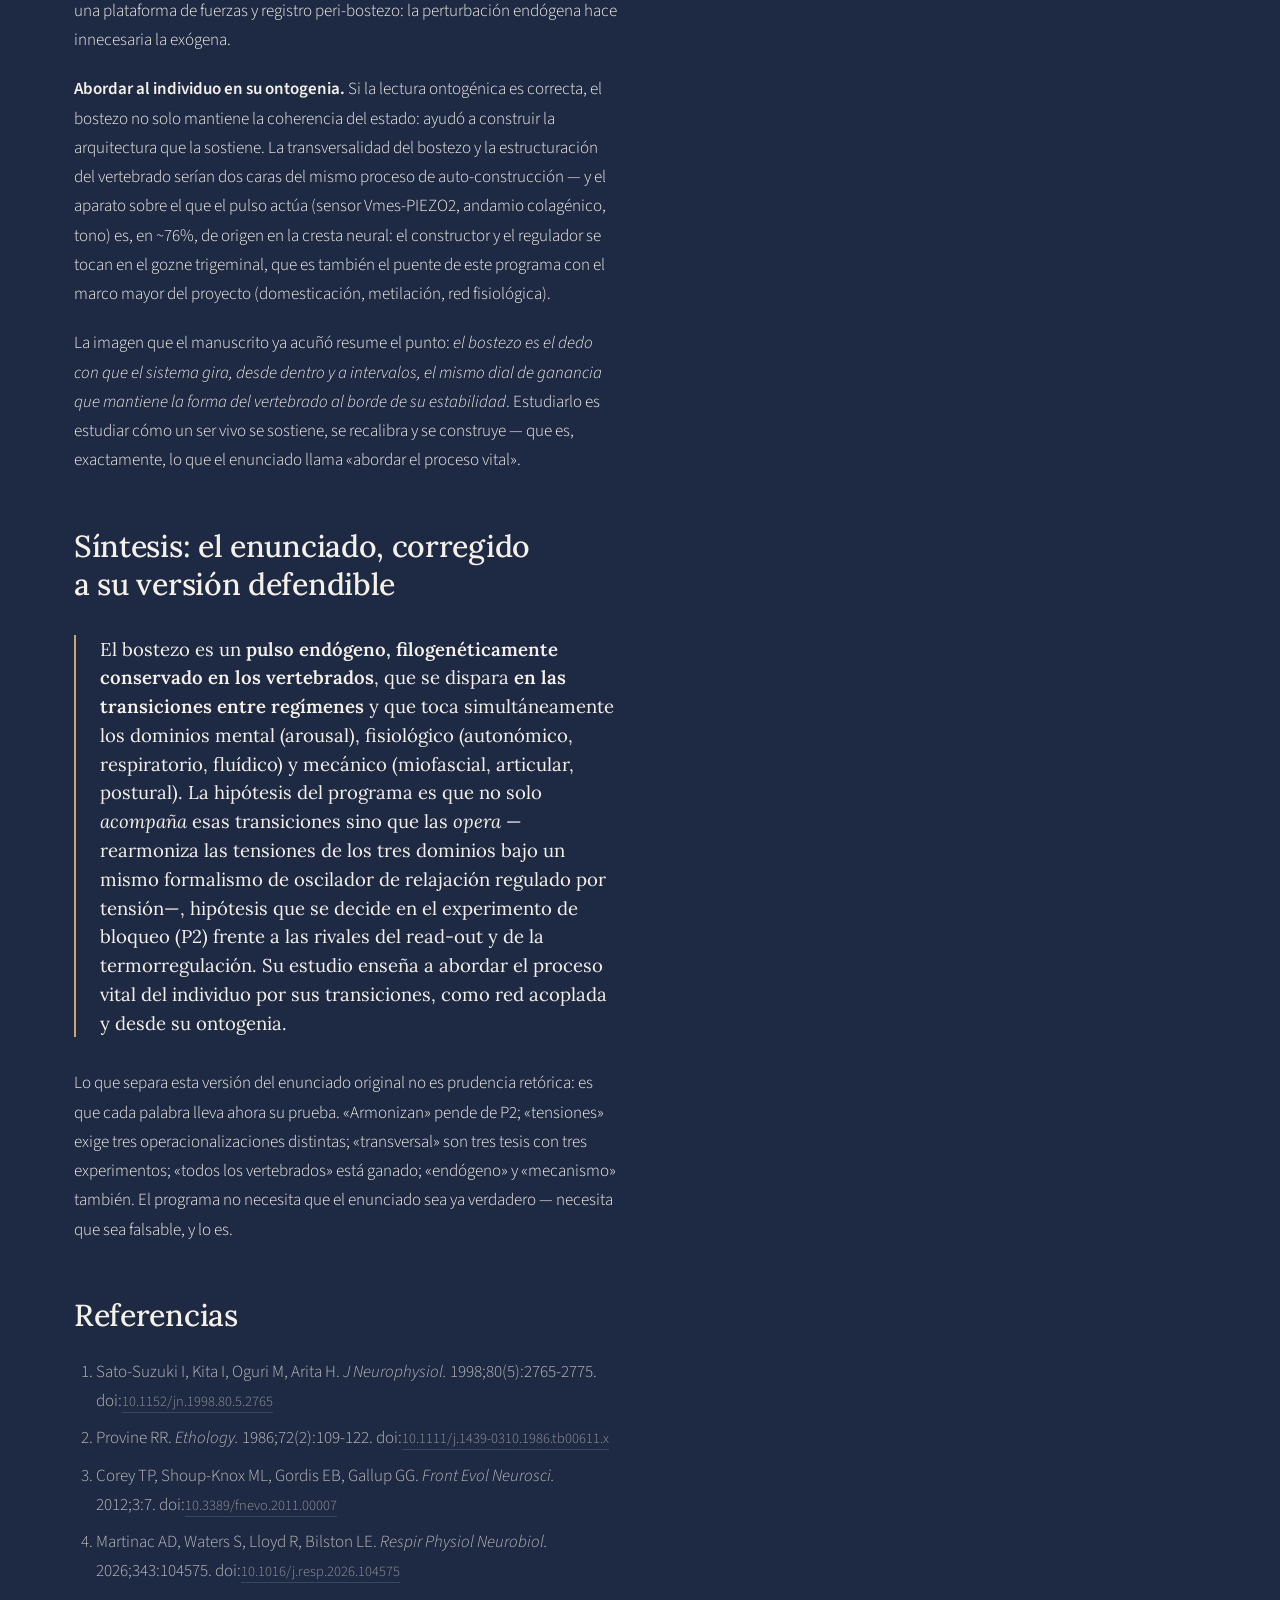
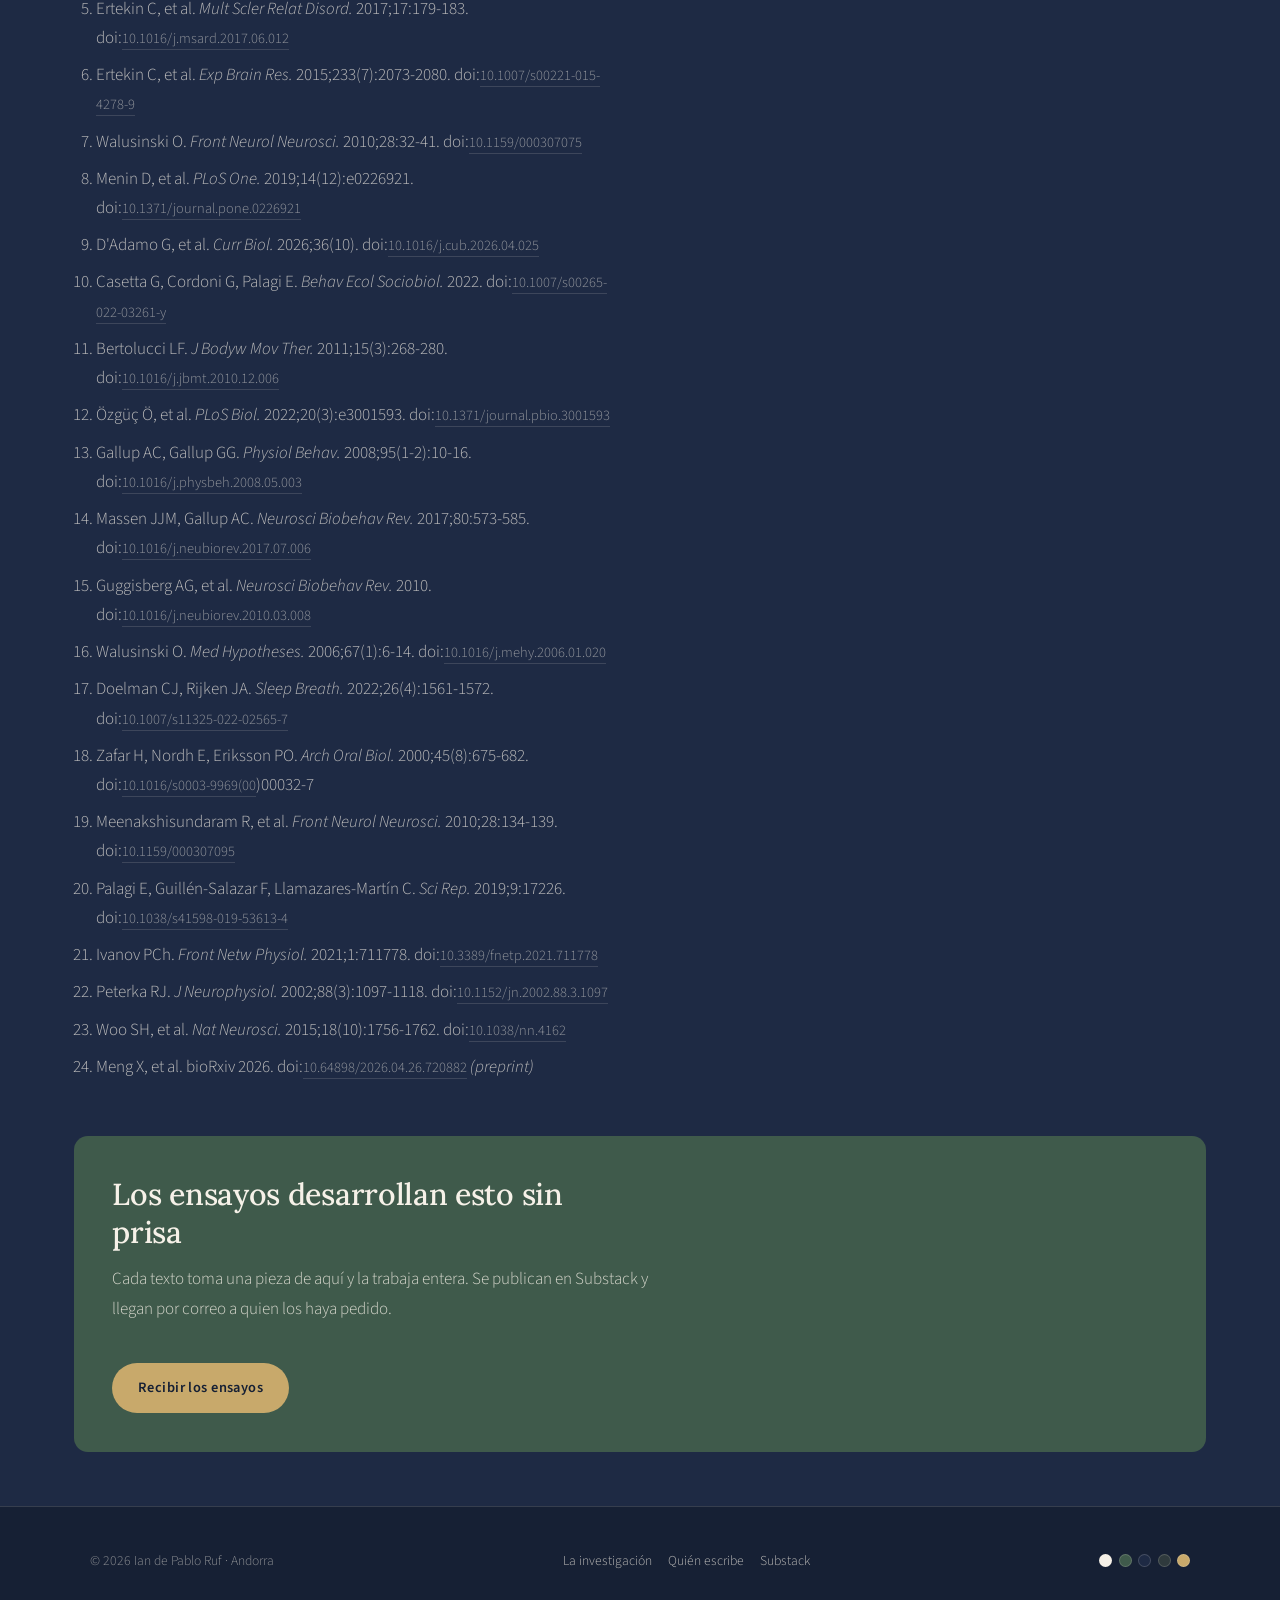
<file: investigacion/desarrollo/index.html>
<!DOCTYPE html>
<html lang="es">
<head>
<meta charset="utf-8">
<meta name="viewport" content="width=device-width,initial-scale=1">
<title>El enunciado, punto por punto · La filosofía del bostezo</title>
<meta name="description" content="Desarrollo completo de las siete afirmaciones que componen la tesis del bostezo como mecanismo endógeno de armonización transversal, con el estatuto epistémico de cada una y 24 referencias.">
<link rel="canonical" href="https://filosofiadelbostezo.com/investigacion/desarrollo">
<meta property="og:type" content="article">
<meta property="og:locale" content="es_ES">
<meta property="og:title" content="El enunciado, punto por punto">
<meta property="og:description" content="Las siete afirmaciones de la tesis, cada una con su estatuto: qué es hecho, qué es inferencia y qué falta por demostrar.">
<meta property="og:url" content="https://filosofiadelbostezo.com/investigacion/desarrollo">
<link rel="preconnect" href="https://fonts.googleapis.com">
<link rel="preconnect" href="https://fonts.gstatic.com" crossorigin>
<link rel="stylesheet" href="https://fonts.googleapis.com/css2?family=Lora:ital,wght@0,400;0,500;0,600;1,400;1,500&family=Source+Sans+3:wght@300;400;600&display=swap">
<style>
:root{
  --noche:#1E2A44; --noche-900:#162034; --noche-700:#243354;
  --marfil:#F6F1E8; --verde:#3F5A4B; --pizarra:#2F3A3D; --dorado:#C8A96B;
  --texto:#F6F1E8; --texto-suave:rgba(246,241,232,.72); --texto-tenue:rgba(246,241,232,.52);
  --linea:rgba(246,241,232,.14);
  --serif:'Lora','Iowan Old Style','Palatino Linotype',Georgia,'Times New Roman',serif;
  --sans:'Source Sans 3','Helvetica Neue',Helvetica,Arial,sans-serif;
  --ancho:1180px; --r:14px; --ease:cubic-bezier(.22,.61,.36,1);
  --medida:34rem;
}
*,*::before,*::after{box-sizing:border-box}
html{scroll-behavior:smooth}
body{margin:0;background:var(--noche);color:var(--texto);font-family:var(--sans);
     font-weight:300;font-size:1.0625rem;line-height:1.72;-webkit-font-smoothing:antialiased}
a{color:inherit}
.saltar{position:absolute;left:-9999px}
.saltar:focus{left:1rem;top:1rem;z-index:99;background:var(--dorado);color:var(--noche-900);padding:.6rem 1rem;border-radius:6px}
:focus-visible{outline:2px solid var(--dorado);outline-offset:3px}

.envoltura{max-width:var(--ancho);margin:0 auto;padding:0 1.5rem}

/* cabecera */
.cabecera{border-bottom:1px solid var(--linea);position:sticky;top:0;z-index:20;
  background:rgba(30,42,68,.86);backdrop-filter:blur(10px)}
.cabecera .envoltura{display:flex;align-items:center;justify-content:space-between;gap:1rem;padding-block:.9rem}
.marca{display:flex;align-items:center;gap:.6rem;text-decoration:none;font-family:var(--serif);font-size:.95rem;letter-spacing:.01em}
.iso{width:26px;height:26px;color:var(--dorado);flex:none}
.menu{display:flex;gap:1.4rem;list-style:none;margin:0;padding:0;font-size:.86rem;letter-spacing:.04em}
.menu a{text-decoration:none;color:var(--texto-suave);transition:color .25s var(--ease)}
.menu a:hover,.menu a[aria-current]{color:var(--dorado)}

/* portada */
.portada{padding:5.5rem 0 3rem;border-bottom:1px solid var(--linea)}
.epigrafe{font-size:.74rem;letter-spacing:.18em;text-transform:uppercase;color:var(--dorado);margin:0 0 1.4rem}
h1{font-family:var(--serif);font-weight:500;font-size:clamp(2rem,5.2vw,3.4rem);line-height:1.12;
   margin:0 0 1.6rem;max-width:19ch;letter-spacing:-.015em}
.entradilla{font-size:1.2rem;color:var(--texto-suave);max-width:var(--medida);margin:0}

/* cuerpo */
main section{padding:3.4rem 0;border-bottom:1px solid var(--linea)}
main section:last-of-type{border-bottom:0}
h2{font-family:var(--serif);font-weight:500;font-size:clamp(1.35rem,2.9vw,1.9rem);
   line-height:1.25;margin:0 0 1.5rem;max-width:24ch;letter-spacing:-.01em}
p{max-width:var(--medida);margin:0 0 1.25rem}
p:last-child{margin-bottom:0}
strong{font-weight:600;color:var(--marfil)}
em{font-style:italic}
.suelta{font-family:var(--serif);font-size:1.5rem;line-height:1.4;color:var(--marfil);
  max-width:22ch;margin:2rem 0;padding-left:1.4rem;border-left:2px solid var(--dorado)}

/* SIGNATURE: etiquetas de confianza */
.chip{display:inline-flex;align-items:center;gap:.42rem;font-family:var(--sans);
  font-size:.68rem;font-weight:600;letter-spacing:.12em;text-transform:uppercase;
  padding:.24rem .62rem;border-radius:100px;border:1px solid;white-space:nowrap;
  vertical-align:middle;translate:0 -1px}
.chip::before{content:"";width:5px;height:5px;border-radius:50%;background:currentColor}
.chip.hecho{color:#9CC5A8;border-color:rgba(156,197,168,.42);background:rgba(63,90,75,.3)}
.chip.hipotesis{color:var(--dorado);border-color:rgba(200,169,107,.42);background:rgba(200,169,107,.1)}
.chip.observacion{color:#C6D2DA;border-color:rgba(198,210,218,.34);background:rgba(47,58,61,.5)}
.chip.especulacion{color:var(--texto-tenue);border-color:var(--linea);background:transparent;border-style:dashed}
.aviso{max-width:var(--medida);font-size:.95rem;color:var(--texto-tenue);
  border-left:1px solid var(--linea);padding-left:1.2rem;margin:1.5rem 0}

/* formación */
.formacion{list-style:none;padding:0;margin:0;max-width:var(--medida)}
.formacion li{padding:.85rem 0;border-bottom:1px solid var(--linea);display:flex;gap:1rem;
  align-items:baseline;justify-content:space-between;font-size:.98rem}
.formacion li:last-child{border-bottom:0}
.formacion .anio{color:var(--dorado);font-size:.8rem;letter-spacing:.08em;flex:none}

/* contrato */
.contrato{background:var(--noche-900);border-radius:var(--r);padding:2.2rem;border:1px solid var(--linea)}
.contrato h2{margin-top:0}
.leyenda{display:flex;flex-wrap:wrap;gap:.55rem;margin-top:1.6rem}

/* llamada */
.llamada{background:var(--verde);border-radius:var(--r);padding:2.4rem;margin:3.4rem 0}
.llamada h2{margin-bottom:.9rem}
.llamada p{color:rgba(246,241,232,.82)}
.boton{display:inline-block;margin-top:1.2rem;background:var(--dorado);color:var(--noche-900);
  text-decoration:none;font-weight:600;font-size:.9rem;letter-spacing:.03em;
  padding:.8rem 1.6rem;border-radius:100px;transition:transform .25s var(--ease),filter .25s var(--ease)}
.boton:hover{transform:translateY(-2px);filter:brightness(1.06)}

/* pie */
.pie{border-top:1px solid var(--linea);padding:2.6rem 0;color:var(--texto-tenue);font-size:.85rem}
.pie .envoltura{display:flex;flex-wrap:wrap;gap:1.2rem;justify-content:space-between;align-items:center}
.pie a{color:var(--texto-suave);text-decoration:none}
.pie a:hover{color:var(--dorado)}

@media (max-width:700px){
  .menu{display:none}
  .portada{padding-top:3.5rem}
  .llamada,.contrato{padding:1.6rem}
}
@media (prefers-reduced-motion:reduce){
  *{animation:none!important;transition:none!important}
  html{scroll-behavior:auto}
}

/* --- desarrollo completo --- */
.doc h2{margin-top:3.2rem}
.doc h2:first-child{margin-top:0}
.doc p{max-width:var(--medida)}
.doc blockquote{margin:2rem 0;padding-left:1.5rem;border-left:2px solid var(--dorado);
  max-width:var(--medida);font-family:var(--serif);font-size:1.16rem;line-height:1.55;color:var(--marfil)}
.doc blockquote p{margin:0}
.doc table{width:100%;border-collapse:collapse;margin:2rem 0;font-size:.9rem;display:block;overflow-x:auto}
.doc th{text-align:left;font-family:var(--sans);font-weight:600;font-size:.72rem;
  letter-spacing:.12em;text-transform:uppercase;color:var(--dorado);
  padding:.7rem .9rem;border-bottom:1px solid var(--linea);white-space:nowrap}
.doc td{padding:.8rem .9rem;border-bottom:1px solid rgba(246,241,232,.07);
  color:var(--texto-suave);vertical-align:top}
.doc tr:last-child td{border-bottom:0}
.doc ol,.doc ul{max-width:var(--medida);padding-left:1.4rem;color:var(--texto-suave)}
.doc ol li,.doc ul li{margin-bottom:.5rem}
.doc h2 + p strong:first-child{color:var(--marfil)}
.doc a[href^="https://doi.org"]{color:var(--texto-tenue);font-size:.85em;
  text-decoration:none;border-bottom:1px solid var(--linea)}
.doc a[href^="https://doi.org"]:hover{color:var(--dorado);border-bottom-color:var(--dorado)}
.volver{display:inline-block;margin-bottom:2rem;font-size:.9rem;color:var(--texto-tenue);text-decoration:none}
.volver:hover{color:var(--dorado)}
.meta{display:flex;flex-wrap:wrap;gap:.5rem 1.6rem;font-size:.82rem;color:var(--texto-tenue);
  margin:1.6rem 0 0;padding-top:1.2rem;border-top:1px solid var(--linea)}
</style>
<link rel="stylesheet" href="/assets/base.css">
</head>
<body>
<a class="saltar" href="#principal">Saltar al contenido</a>
<svg width="0" height="0" style="position:absolute" aria-hidden="true" focusable="false"><defs>
<g id="isotipo-min" fill="none" stroke="currentColor" stroke-linejoin="round">
      <path opacity=".55" d="M100.0 64.0C103.1 64.0 106.3 64.4 109.3 65.2C112.3 66.0 115.3 67.3 118.0 68.8C120.7 70.4 123.3 72.3 125.5 74.5C127.7 76.7 129.6 79.3 131.2 82.0C132.7 84.7 134.0 87.7 134.8 90.7C135.6 93.7 136.0 96.9 136.0 100.0C136.0 103.1 135.6 106.3 134.8 109.3C134.0 112.3 132.7 115.3 131.2 118.0C129.6 120.7 127.7 123.3 125.5 125.5C123.3 127.7 120.7 129.6 118.0 131.2C115.3 132.7 112.3 134.0 109.3 134.8C106.3 135.6 103.1 136.0 100.0 136.0C96.9 136.0 93.7 135.6 90.7 134.8C87.7 134.0 84.7 132.7 82.0 131.2C79.3 129.6 76.7 127.7 74.5 125.5C72.3 123.3 70.4 120.7 68.8 118.0C67.3 115.3 66.0 112.3 65.2 109.3C64.4 106.3 64.0 103.1 64.0 100.0C64.0 96.9 64.4 93.7 65.2 90.7C66.0 87.7 67.3 84.7 68.8 82.0C70.4 79.3 72.3 76.7 74.5 74.5C76.7 72.3 79.3 70.4 82.0 68.8C84.7 67.3 87.7 66.0 90.7 65.2C93.7 64.4 96.9 64.0 100.0 64.0Z"/>
      <path opacity=".78" d="M100.0 42.0C104.8 42.0 109.8 44.8 114.3 46.6C118.9 48.4 123.1 50.4 127.3 52.8C131.4 55.2 135.3 57.9 139.1 60.9C142.9 63.9 147.8 66.9 150.2 71.0C152.6 75.1 152.7 80.9 153.4 85.7C154.1 90.5 154.5 95.2 154.5 100.0C154.5 104.8 154.1 109.5 153.4 114.3C152.7 119.1 152.6 124.9 150.2 129.0C147.8 133.1 142.9 136.1 139.1 139.1C135.3 142.1 131.4 144.8 127.3 147.2C123.1 149.6 118.9 151.6 114.3 153.4C109.8 155.2 104.8 158.0 100.0 158.0C95.2 158.0 90.2 155.2 85.7 153.4C81.1 151.6 76.9 149.6 72.7 147.2C68.6 144.8 64.7 142.1 60.9 139.1C57.1 136.1 52.2 133.1 49.8 129.0C47.4 124.9 47.3 119.1 46.6 114.3C45.9 109.5 45.5 104.8 45.5 100.0C45.5 95.2 45.9 90.5 46.6 85.7C47.3 80.9 47.4 75.1 49.8 71.0C52.2 66.9 57.1 63.9 60.9 60.9C64.7 57.9 68.6 55.2 72.7 52.8C76.9 50.4 81.1 48.4 85.7 46.6C90.2 44.8 95.2 42.0 100.0 42.0Z"/>
      <path opacity="1" d="M100.0 20.0C106.3 20.0 112.9 26.7 118.8 29.9C124.6 33.1 129.8 35.9 135.2 39.1C140.6 42.2 145.6 45.2 151.3 48.7C157.0 52.2 166.2 54.6 169.3 60.0C172.4 65.4 169.9 74.6 170.1 81.2C170.3 87.9 170.4 93.7 170.4 100.0C170.4 106.3 170.3 112.1 170.1 118.8C169.9 125.4 172.4 134.6 169.3 140.0C166.2 145.4 157.0 147.8 151.3 151.3C145.6 154.8 140.6 157.8 135.2 160.9C129.8 164.1 124.6 166.9 118.8 170.1C112.9 173.3 106.3 180.0 100.0 180.0C93.7 180.0 87.1 173.3 81.2 170.1C75.4 166.9 70.2 164.1 64.8 160.9C59.4 157.8 54.4 154.8 48.7 151.3C43.0 147.8 33.8 145.4 30.7 140.0C27.6 134.6 30.1 125.4 29.9 118.8C29.7 112.1 29.6 106.3 29.6 100.0C29.6 93.7 29.7 87.9 29.9 81.2C30.1 74.6 27.6 65.4 30.7 60.0C33.8 54.6 43.0 52.2 48.7 48.7C54.4 45.2 59.4 42.2 64.8 39.1C70.2 35.9 75.4 33.1 81.2 29.9C87.1 26.7 93.7 20.0 100.0 20.0Z"/>
      <circle fill="#C8A96B" stroke="none" cx="100" cy="100" r="21"/>
    </g>
</defs></svg>
<div data-cabecera><header class="cabecera"><div class="cabecera__int"><a class="marca" href="/" aria-label="La filosofía del bostezo — inicio"><svg class="iso" viewBox="0 0 200 200" aria-hidden="true"><use href="#isotipo-min"/></svg><span class="marca-txt">La filosofía del<span>bostezo</span></span></a><nav aria-label="Principal"><ul class="menu"><li><a href="/investigacion">La investigación</a></li><li><a href="/#ensayos">Ensayos</a></li><li><a href="/autor">Quién escribe</a></li><li><a href="/#suscribir">Suscribirse</a></li></ul></nav><a class="cta" href="/#suscribir"><span class="largo">Recibir los&nbsp;ensayos</span><span class="corto">Suscribirse</span></a></div></header></div>

<main id="principal">
  <div class="envoltura">

    <section class="portada">
      <a class="volver" href="/investigacion">← La investigación</a>
      <p class="epigrafe">Desarrollo completo</p>
      <h1>El enunciado, punto por punto</h1>
      <p class="entradilla">Las siete afirmaciones que componen la tesis, cada una confrontada con la
      evidencia publicada y con su estatuto declarado. Esta es la versión larga y técnica; la
      <a href="/investigacion" style="color:var(--dorado)">introducción está aquí</a>.</p>
      <div class="meta">
        <span>Ian de Pablo Ruf</span>
        <span>12 de agosto de 2026</span>
        <span>Programa del pulso de tensión</span>
      </div>
    </section>

    <div class="doc">
<h2>El enunciado y su anatomía</h2>
<blockquote>
<p><em>«El bostezo es el mecanismo endógeno a través del cual todos los vertebrados armonizan sus tensiones —mentales, fisiológicas, mecánicas— de manera transversal. El estudio de este mecanismo nos enseña cómo abordar el proceso vital de un individuo.»</em></p>
</blockquote>
<p>La frase contiene siete afirmaciones de estatuto epistémico muy distinto, y su fuerza depende de no fundirlas. La tabla siguiente las separa; los apartados las desarrollan una a una.</p>
<table>
<thead>
<tr>
<th>#</th>
<th>Afirmación</th>
<th>Estatuto</th>
<th>Confianza</th>
</tr>
</thead>
<tbody>
<tr>
<td>1</td>
<td>El bostezo es un <em>mecanismo</em> (acto motor coordinado multisistema, no reflejo local)</td>
<td>hecho</td>
<td>alta</td>
</tr>
<tr>
<td>2</td>
<td>Es <em>endógeno</em> (autogenerado, espontáneo, anterior al sujeto)</td>
<td>hecho</td>
<td>alta</td>
</tr>
<tr>
<td>3</td>
<td>Está presente en <em>todos los vertebrados</em></td>
<td>hecho</td>
<td>alta</td>
</tr>
<tr>
<td>4</td>
<td><em>Armoniza</em> (opera sobre el sistema, no solo lo delata)</td>
<td>inferencia</td>
<td>media — pende de P2</td>
</tr>
<tr>
<td>5</td>
<td>Sus dianas son tensiones <em>mentales, fisiológicas y mecánicas</em></td>
<td>hecho (que las toca) / inferencia (que las rearmoniza como una)</td>
<td>alta / media</td>
</tr>
<tr>
<td>6</td>
<td>Actúa <em>de manera transversal</em> (entre sistemas, entre escalas, entre organismos)</td>
<td>inferencia estructurada</td>
<td>media</td>
</tr>
<tr>
<td>7</td>
<td>Su estudio <em>enseña a abordar el proceso vital</em> del individuo</td>
<td>consecuencia epistemológica</td>
<td>media-alta</td>
</tr>
</tbody>
</table>

<h2>Punto 1 — «Mecanismo»: el bostezo es un acto motor coordinado de cuerpo entero  <span class="chip hecho">Hecho</span></h2>
<p>Lo que el enunciado da por supuesto —que el bostezo es un mecanismo y no un gesto— es, de todo el edificio, lo mejor demostrado. La descripción electrofisiológica del grupo de Arita registró simultáneamente, durante bostezos evocados desde el núcleo paraventricular, el EMG intercostal (respiración), el digástrico (apertura mandibular) y el dorsal (estiramiento axial), junto con el desplazamiento cortical de arousal y los cambios autonómicos de presión y frecuencia cardíaca (Sato-Suzuki et al. 1998). Provine (1986) había establecido ya su consistencia temporal (~6 s) y su carácter de patrón de acción fija. En humanos, Corey et al. (2012) cuantificaron los cambios peri-bostezo en frecuencia cardíaca, volumen pulmonar y tensión muscular ocular; y la resonancia en tiempo real del grupo de Bilston (Martinac et al. 2026) mostró que la maniobra mueve líquido cefalorraquídeo y retorno venoso yugular. La coherencia del patrón se rompe, además, allí donde se rompe el sistema: en la patología desmielinizante el bostezo se altera como conjunto (Ertekin et al. 2017), lo que confirma que es un sistema, no un reflejo mandibular.</p>
<p>El manuscrito de junio lo condensa: un acto que toca, en segundos, la respiración, la postura axial, el tono muscular, el estado cortical y la dinámica de fluidos craneales. <em>Esa es la base material de la palabra «global»</em> — y de la palabra «mecanismo» del enunciado.</p>
<p><strong>Cautela heredada de los bloques biomecánicos:</strong> la evidencia es electromiográfica y de imagen, no dinámica. Sabemos el <em>cuándo</em> y el <em>qué</em>; casi nunca el <em>cuánto</em> ni el <em>hacia dónde</em> de las fuerzas. La dimensión que el enunciado llama «mecánica» es, cuantitativamente, la menos medida del campo (2 menciones a fascia en 1.771 artículos): eso no debilita el punto 1, pero obliga a la modestia en el punto 5.</p>
<h2>Punto 2 — «Endógeno»: la perturbación que el organismo se administra a sí mismo  <span class="chip hecho">Hecho en lo descriptivo; original en lo metodológico</span></h2>
<p>«Endógeno» sostiene dos cosas distintas, ambas defendibles.</p>
<p>La primera es descriptiva y sólida: el bostezo es espontáneo, no requiere estímulo, comparte generador central de patrón troncoencefálico con la deglución (Ertekin et al. 2015) y aparece hacia la semana 12 de gestación, antes que casi cualquier control cortical, como uno de los primeros patrones motores organizados (Walusinski 2010; Menin et al. 2019, que lo distingue computacionalmente de la mera apertura bucal por su dinámica temporal). El acto precede al sujeto en el sentido empírico: existe antes de que exista quien pueda quererlo. (El paso a la tesis ontológica «precede al sujeto» es filosofía y debe declararse como tal — el mapeo al ensayo de cognición estructural ya fijó esa frontera.)</p>
<p>La segunda es la aportación metodológica del manuscrito de junio, y es la lectura fuerte de «endógeno»: donde la fisiología experimental necesita un experimentador que perturbe el sistema desde fuera (férula, anestesia trigeminal, fármaco), <strong>el organismo lleva un perturbador dentro y lo dispara varias veces al día</strong> — una perturbación autogenerada, estereotipada y reproducible, entregada siempre por la misma vía anatómica (Vmes, complejo trigémino-cervical). El bostezo es el sistema perturbándose a sí mismo; por eso su estudio es una ventana experimental gratuita al control del organismo (punto 7).</p>
<p>A esto se añade la versión ontogénica, la más original y la más arriesgada <strong>[media-especulativa]</strong>: el bostezo fetal como <em>onda de calibración del desarrollo</em>, análoga a las ondas retinianas — no regula capas ya formadas, sino que participa en construir el acoplamiento entre capas. La resonancia materno-fetal (D'Adamo et al. 2026) es su banco empírico emergente.</p>
<h2>Punto 3 — «Todos los vertebrados»: transversalidad filogenética sin <em>scala naturae</em>  <span class="chip hecho">Hecho</span></h2>
<p>La transversalidad es el eslabón mejor soportado de la cascada (1.358 registros comparados; de peces a mamíferos; bostezo espontáneo y estereotipado incluso en reptiles — geckos leopardo, <em>Zoolog Sci</em> 2025). Pero el proyecto ya fijó cómo debe leerse para no degradarse en escalera de perfección: como <strong>un núcleo motor conservado sobre el que la evolución envuelve capas de control</strong> — autonómica, hipotalámica (PVN-oxitocina), cortical (arousal) y, donde aparece la sociabilidad, social (contagio). La regularidad observable no es «animales superiores bostezan mejor», sino que <em>la elaboración del circuito del bostezo escala con la elaboración del sistema reticular/neuromodulador de ganancia</em>, no con el tamaño cerebral sin más <strong>[media, falsable — P4]</strong>. El contagio aparece convergentemente donde hay sociabilidad (perros, no solo primates): reclutamiento repetido de un principio, no jerarquía.</p>
<p>Esta lectura es la que convierte el punto 3 en algo más que un dato zoológico: hace del bostezo un <strong>marcador del número de capas de control que un vertebrado posee</strong> — y prepara el punto 7.</p>
<h2>Punto 4 — «Armonizan»: la palabra decisiva, y la que aún no está ganada  <span class="chip hipotesis">Inferencia</span></h2>
<p>Aquí el enunciado dice más de lo que la evidencia ha demostrado, y el propio proyecto tiene registrada la corrección en dos movimientos.</p>
<p>Primero, el reencuadre conceptual: «armonizar» no debe leerse como homeostasis. El bostezo no aparece en el estado estacionario sino <strong>en las transiciones</strong> (sueño↔vigilia, calma↔alerta; los picos etológicos en transiciones reposo/actividad; Casetta et al. 2022 en hienas salvajes: el bostezo informa del cambio de estado conductual). El concepto correcto es <strong>operador de transición cerca de un punto crítico</strong>: un pulso de reorganización que el sistema dispara cerca del umbral entre dos regímenes para cruzarlo de forma coordinada. Emparentado con la alostasis y la homeorresis, no con el punto de ajuste. Así formulada, la «armonización» deja de ser metáfora musical y se vuelve medible: firmas críticas posturales peri-bostezo (P1), enlentecimiento crítico pre-bostezo (P3), recuperación de estructura 1/f en la variabilidad autonómica (P5, la más débil y declaradamente especulativa).</p>
<p>Segundo, la honestidad estructural: <strong>todo el verbo «armonizan» pende del experimento de bloqueo (P2)</strong>. La objeción más fuerte —registrada en el manuscrito y en la cascada— es que el bostezo <em>delate</em> una transición orquestada aguas arriba (PVN, generadores de tronco) en lugar de <em>operarla</em>: read-out, no operador. Impedir mecánicamente el acto sin tocar su comando central y medir si alguna variable regulada se degrada es la prueba decisiva; sin ella, el enunciado debe decir, en rigor, «el bostezo es el pulso endógeno que <em>acompaña y presumiblemente ejecuta</em> la armonización». La hipótesis rival global también está registrada y es obligatorio nombrarla: la térmica de Gallup (enfriamiento cerebral), con la temperatura como covariable obligada en cualquier diseño y la relación duración~masa (Massen) como dato que toda teoría debe absorber. P2 es, a la vez, el discriminante frente a esa rival.</p>
<h2>Punto 5 — «Tensiones mentales, fisiológicas, mecánicas»: tres magnitudes, un formalismo  <span class="chip hecho">Hecho que las toca; inferencia que comparten forma</span></h2>
<p>Que el bostezo <em>toca</em> los tres dominios es un hecho distribuido en el corpus. Que los tres dominios sean «tensiones» armonizables por un mismo acto exige la disciplina que la integración de escalas impuso como aviso de rigor: la tensión cortical de actomiosina, la tensión miofascial y la «tensión» mental <strong>no son la misma magnitud física</strong>. El eje solo se sostiene si en cada dominio se especifica qué tensión concreta es el parámetro y cómo se mide — si «tensión» queda como palabra-paraguas, el enunciado recae en la infalsabilidad que el prisma de Palagi ya ilustró (la multifuncionalidad como comodín que siempre «se apoya»).</p>
<table>
<thead>
<tr>
<th>Dominio del enunciado</th>
<th>Magnitud operacional</th>
<th>Evidencia en el corpus</th>
<th>Estatuto</th>
</tr>
</thead>
<tbody>
<tr>
<td>Mental</td>
<td>Estado de arousal / transición de régimen cortical; autocorrelación y varianza EEG pre-bostezo (P3)</td>
<td>Sato-Suzuki 1998 (desplazamiento cortical); Guggisberg 2010 (bostezo-arousal-vigilancia); Meng 2026 (inercia neural en transiciones); Walusinski 2006 (interocepción)</td>
<td>hecho (asociación) [alta]</td>
</tr>
<tr>
<td>Fisiológica</td>
<td>Variables autonómicas (FC, presión, conductancia), respiración, fluidos cráneo-cervicales (LCR, retorno venoso)</td>
<td>Corey 2012; Greco &amp; Baenninger 1991; Martinac 2026; hipótesis de vía aérea (Doelman &amp; Rijken 2022)</td>
<td>hecho (el acto las modifica) [alta]</td>
</tr>
<tr>
<td>Mecánica</td>
<td>Tono miofascial, huso muscular, ATM y acoplamiento mandíbulo-cervical, irradiación motora axial</td>
<td>Bertolucci 2011 (pandiculación como reseteo de integridad miofascial); Zafar 2000; irradiación en hemiplejía (Meenakshisundaram 2010); punto gatillo que <em>induce</em> bostezo (Eur J Neurol 2009 — la tensión estructural dispara el pulso)</td>
<td>hecho (asociación) / cuantificación pendiente [media]</td>
</tr>
</tbody>
</table>
<p>Lo que une las tres filas no es una sustancia sino una <strong>forma dinámica</strong>: el proyecto ya la nombró como homología de papel, no identidad de materia. El precedente molecular (PeCoWaCo: pulsos de contracción cortical destapados por el <em>ablandamiento</em> —la tensión de superficie como parámetro de control, medida vía Fmnl3; Özgüç et al. 2022) demuestra que «pulso de tensión que organiza forma» es un motivo real de la biología, con mecanismo; el bostezo sería su miembro organismal. La afirmación defendible es exactamente esta: <em>el mismo formalismo —oscilador de relajación regulado por tensión que dispara cerca de un umbral— describe procesos de mantenimiento de forma-función en escalas muy separadas</em>. «Es lo mismo» no es comprobable; «comparten forma y firmas estadísticas» sí (P-escala).</p>
<h2>Punto 6 — «De manera transversal»: tres transversalidades distintas que conviene no confundir  <span class="chip hipotesis">Inferencia estructurada</span></h2>
<p>El adverbio del enunciado condensa tres tesis separables, cada una con su soporte:</p>
<p><strong>Transversal entre sistemas (dentro del organismo).</strong> El formalismo ya elegido por el proyecto es Network Physiology (Ivanov): cada estado fisiológico es una topología de red de acoplamientos inter-órgano, y las transiciones son reorganizaciones jerárquicas de esa topología. La versión medible de esta transversalidad es la prueba decisiva de la Idea 4 de la cascada: <strong>¿se reorganiza la matriz de acoplamiento inter-órgano en torno al bostezo?</strong> — la pregunta 20 del marco (¿se concentran los bostezos en los momentos de máxima reorganización TDS?) es su forma canónica.</p>
<p><strong>Transversal entre escalas (dentro de la vida del organismo).</strong> Del pulso cortical de actomiosina (célula) al tono postural sintonizado cerca de la criticidad (sistema) al bostezo (organismo): la familia de pulsos de tensión de la tesis T3, con PeCoWaCo como ancla molecular y la postura como escala intermedia (Peterka 2002; Hof 2005).</p>
<p><strong>Transversal entre organismos.</strong> El contagio del bostezo, leído no como curiosidad social sino como <strong>sincronización de transiciones entre organismos</strong> (pregunta 29 del plan modular: el primer dato nuevo producible del programa) — con la resonancia materno-fetal (D'Adamo 2026) como su caso ontogénico extremo: el feto sintonizándose al campo materno a través del bostezo.</p>
<p>Las tres transversalidades se sostienen por separado con distinta fuerza; el enunciado gana si las enumera en vez de fundirlas, porque cada una tiene su experimento propio.</p>
<h2>Punto 7 — «Nos enseña cómo abordar el proceso vital de un individuo»: la consecuencia epistemológica  <span class="chip observacion">Media-alta</span></h2>
<p>Si los puntos 1–6 se sostienen en sus estatutos, la lección metodológica se sigue con naturalidad, y es triple:</p>
<p><strong>Abordar al individuo por sus transiciones, no por sus estados.</strong> El bostezo enseña que el lugar informativo de un sistema vivo no es su régimen estacionario sino sus umbrales: allí donde cambia de régimen es donde exhibe su organización (enlentecimiento crítico, reorganización de la red). El proceso vital se lee mejor en las costuras que en las telas. Esta es la traducción clínica del reencuadre del punto 4: el bostezo patológico —tras un ictus, en la esclerosis múltiple, en el Parkinson— no como síntoma accesorio sino como <em>señal de un sistema de calibración que ha perdido su punto de operación</em> (carta al neurólogo).</p>
<p><strong>Abordar al individuo como red, no como agregado.</strong> El bostezo es un test de carga natural y no invasivo del conjunto: un solo acto que solicita simultáneamente respiración, postura, tono, arousal y fluidos, y cuya coherencia (o incoherencia) delata el estado de acoplamiento del sistema completo. Basta una plataforma de fuerzas y registro peri-bostezo: la perturbación endógena hace innecesaria la exógena.</p>
<p><strong>Abordar al individuo en su ontogenia.</strong> Si la lectura ontogénica es correcta, el bostezo no solo mantiene la coherencia del estado: ayudó a construir la arquitectura que la sostiene. La transversalidad del bostezo y la estructuración del vertebrado serían dos caras del mismo proceso de auto-construcción — y el aparato sobre el que el pulso actúa (sensor Vmes-PIEZO2, andamio colagénico, tono) es, en ~76%, de origen en la cresta neural: el constructor y el regulador se tocan en el gozne trigeminal, que es también el puente de este programa con el marco mayor del proyecto (domesticación, metilación, red fisiológica).</p>
<p>La imagen que el manuscrito ya acuñó resume el punto: <em>el bostezo es el dedo con que el sistema gira, desde dentro y a intervalos, el mismo dial de ganancia que mantiene la forma del vertebrado al borde de su estabilidad</em>. Estudiarlo es estudiar cómo un ser vivo se sostiene, se recalibra y se construye — que es, exactamente, lo que el enunciado llama «abordar el proceso vital».</p>

<h2>Síntesis: el enunciado, corregido a su versión defendible</h2>
<blockquote>
<p>El bostezo es un <strong>pulso endógeno, filogenéticamente conservado en los vertebrados</strong>, que se dispara <strong>en las transiciones entre regímenes</strong> y que toca simultáneamente los dominios mental (arousal), fisiológico (autonómico, respiratorio, fluídico) y mecánico (miofascial, articular, postural). La hipótesis del programa es que no solo <em>acompaña</em> esas transiciones sino que las <em>opera</em> —rearmoniza las tensiones de los tres dominios bajo un mismo formalismo de oscilador de relajación regulado por tensión—, hipótesis que se decide en el experimento de bloqueo (P2) frente a las rivales del read-out y de la termorregulación. Su estudio enseña a abordar el proceso vital del individuo por sus transiciones, como red acoplada y desde su ontogenia.</p>
</blockquote>
<p>Lo que separa esta versión del enunciado original no es prudencia retórica: es que cada palabra lleva ahora su prueba. «Armonizan» pende de P2; «tensiones» exige tres operacionalizaciones distintas; «transversal» son tres tesis con tres experimentos; «todos los vertebrados» está ganado; «endógeno» y «mecanismo» también. El programa no necesita que el enunciado sea ya verdadero — necesita que sea falsable, y lo es.</p>

<h2>Referencias</h2>
<ol>
<li>Sato-Suzuki I, Kita I, Oguri M, Arita H. <em>J Neurophysiol.</em> 1998;80(5):2765-2775. doi:<a href="https://doi.org/10.1152/jn.1998.80.5.2765" target="_blank" rel="noopener">10.1152/jn.1998.80.5.2765</a></li>
<li>Provine RR. <em>Ethology.</em> 1986;72(2):109-122. doi:<a href="https://doi.org/10.1111/j.1439-0310.1986.tb00611.x" target="_blank" rel="noopener">10.1111/j.1439-0310.1986.tb00611.x</a></li>
<li>Corey TP, Shoup-Knox ML, Gordis EB, Gallup GG. <em>Front Evol Neurosci.</em> 2012;3:7. doi:<a href="https://doi.org/10.3389/fnevo.2011.00007" target="_blank" rel="noopener">10.3389/fnevo.2011.00007</a></li>
<li>Martinac AD, Waters S, Lloyd R, Bilston LE. <em>Respir Physiol Neurobiol.</em> 2026;343:104575. doi:<a href="https://doi.org/10.1016/j.resp.2026.104575" target="_blank" rel="noopener">10.1016/j.resp.2026.104575</a></li>
<li>Ertekin C, et al. <em>Mult Scler Relat Disord.</em> 2017;17:179-183. doi:<a href="https://doi.org/10.1016/j.msard.2017.06.012" target="_blank" rel="noopener">10.1016/j.msard.2017.06.012</a></li>
<li>Ertekin C, et al. <em>Exp Brain Res.</em> 2015;233(7):2073-2080. doi:<a href="https://doi.org/10.1007/s00221-015-4278-9" target="_blank" rel="noopener">10.1007/s00221-015-4278-9</a></li>
<li>Walusinski O. <em>Front Neurol Neurosci.</em> 2010;28:32-41. doi:<a href="https://doi.org/10.1159/000307075" target="_blank" rel="noopener">10.1159/000307075</a></li>
<li>Menin D, et al. <em>PLoS One.</em> 2019;14(12):e0226921. doi:<a href="https://doi.org/10.1371/journal.pone.0226921" target="_blank" rel="noopener">10.1371/journal.pone.0226921</a></li>
<li>D'Adamo G, et al. <em>Curr Biol.</em> 2026;36(10). doi:<a href="https://doi.org/10.1016/j.cub.2026.04.025" target="_blank" rel="noopener">10.1016/j.cub.2026.04.025</a></li>
<li>Casetta G, Cordoni G, Palagi E. <em>Behav Ecol Sociobiol.</em> 2022. doi:<a href="https://doi.org/10.1007/s00265-022-03261-y" target="_blank" rel="noopener">10.1007/s00265-022-03261-y</a></li>
<li>Bertolucci LF. <em>J Bodyw Mov Ther.</em> 2011;15(3):268-280. doi:<a href="https://doi.org/10.1016/j.jbmt.2010.12.006" target="_blank" rel="noopener">10.1016/j.jbmt.2010.12.006</a></li>
<li>Özgüç Ö, et al. <em>PLoS Biol.</em> 2022;20(3):e3001593. doi:<a href="https://doi.org/10.1371/journal.pbio.3001593" target="_blank" rel="noopener">10.1371/journal.pbio.3001593</a></li>
<li>Gallup AC, Gallup GG. <em>Physiol Behav.</em> 2008;95(1-2):10-16. doi:<a href="https://doi.org/10.1016/j.physbeh.2008.05.003" target="_blank" rel="noopener">10.1016/j.physbeh.2008.05.003</a></li>
<li>Massen JJM, Gallup AC. <em>Neurosci Biobehav Rev.</em> 2017;80:573-585. doi:<a href="https://doi.org/10.1016/j.neubiorev.2017.07.006" target="_blank" rel="noopener">10.1016/j.neubiorev.2017.07.006</a></li>
<li>Guggisberg AG, et al. <em>Neurosci Biobehav Rev.</em> 2010. doi:<a href="https://doi.org/10.1016/j.neubiorev.2010.03.008" target="_blank" rel="noopener">10.1016/j.neubiorev.2010.03.008</a></li>
<li>Walusinski O. <em>Med Hypotheses.</em> 2006;67(1):6-14. doi:<a href="https://doi.org/10.1016/j.mehy.2006.01.020" target="_blank" rel="noopener">10.1016/j.mehy.2006.01.020</a></li>
<li>Doelman CJ, Rijken JA. <em>Sleep Breath.</em> 2022;26(4):1561-1572. doi:<a href="https://doi.org/10.1007/s11325-022-02565-7" target="_blank" rel="noopener">10.1007/s11325-022-02565-7</a></li>
<li>Zafar H, Nordh E, Eriksson PO. <em>Arch Oral Biol.</em> 2000;45(8):675-682. doi:<a href="https://doi.org/10.1016/s0003-9969(00" target="_blank" rel="noopener">10.1016/s0003-9969(00</a>)00032-7</li>
<li>Meenakshisundaram R, et al. <em>Front Neurol Neurosci.</em> 2010;28:134-139. doi:<a href="https://doi.org/10.1159/000307095" target="_blank" rel="noopener">10.1159/000307095</a></li>
<li>Palagi E, Guillén-Salazar F, Llamazares-Martín C. <em>Sci Rep.</em> 2019;9:17226. doi:<a href="https://doi.org/10.1038/s41598-019-53613-4" target="_blank" rel="noopener">10.1038/s41598-019-53613-4</a></li>
<li>Ivanov PCh. <em>Front Netw Physiol.</em> 2021;1:711778. doi:<a href="https://doi.org/10.3389/fnetp.2021.711778" target="_blank" rel="noopener">10.3389/fnetp.2021.711778</a></li>
<li>Peterka RJ. <em>J Neurophysiol.</em> 2002;88(3):1097-1118. doi:<a href="https://doi.org/10.1152/jn.2002.88.3.1097" target="_blank" rel="noopener">10.1152/jn.2002.88.3.1097</a></li>
<li>Woo SH, et al. <em>Nat Neurosci.</em> 2015;18(10):1756-1762. doi:<a href="https://doi.org/10.1038/nn.4162" target="_blank" rel="noopener">10.1038/nn.4162</a></li>
<li>Meng X, et al. bioRxiv 2026. doi:<a href="https://doi.org/10.64898/2026.04.26.720882" target="_blank" rel="noopener">10.64898/2026.04.26.720882</a> <em>(preprint)</em></li>
</ol>
    </div>

    <div class="llamada">
      <h2>Los ensayos desarrollan esto sin prisa</h2>
      <p>Cada texto toma una pieza de aquí y la trabaja entera. Se publican en Substack y llegan
      por correo a quien los haya pedido.</p>
      <a class="boton" href="/#suscribir">Recibir los ensayos</a>
    </div>

  </div>
</main>

<div data-pie><footer class="pie"><div class="pie__int"><span>© 2026 Ian de Pablo Ruf · Andorra</span><span class="pie__enlaces"><a href="/investigacion">La investigación</a><a href="/autor">Quién escribe</a><a href="https://lafilosofiadelbostezo.substack.com" rel="me" target="_blank">Substack</a></span><span class="pie__paleta" title="Paleta oficial"><i style="background:#F6F1E8"></i><i style="background:#3F5A4B"></i><i style="background:#1E2A44"></i><i style="background:#2F3A3D"></i><i style="background:#C8A96B"></i></span></div></footer></div>
<script src="/assets/site.js" defer></script>
</body>
</html>
</file>
<file: assets/base.css>
/* ============================================================
   La filosofía del bostezo · base compartida
   Cabecera, pie e identidad. Un solo archivo para todas las páginas.
   Cargar SIEMPRE después del <style> propio de cada página.
   ============================================================ */
:root{
  --noche:#1E2A44; --noche-900:#162034; --noche-700:#243354;
  --marfil:#F6F1E8; --verde:#3F5A4B; --pizarra:#2F3A3D; --dorado:#C8A96B;
  --texto:#F6F1E8; --texto-suave:rgba(246,241,232,.72); --texto-tenue:rgba(246,241,232,.52);
  --linea:rgba(246,241,232,.14);
  --serif:'Lora','Iowan Old Style','Palatino Linotype',Georgia,'Times New Roman',serif;
  --sans:'Source Sans 3','Helvetica Neue',Helvetica,Arial,sans-serif;
  --ancho:1180px; --r:14px; --ease:cubic-bezier(.22,.61,.36,1);
}

/* --- cabecera --------------------------------------------- */
.cabecera{position:sticky;top:0;z-index:50;
  background:rgba(30,42,68,.78);
  -webkit-backdrop-filter:saturate(150%) blur(14px);
  backdrop-filter:saturate(150%) blur(14px);
  border-bottom:1px solid transparent;
  transition:border-color .4s var(--ease),background .4s var(--ease)}
.cabecera.fija{border-bottom-color:var(--linea);background:rgba(22,32,52,.9)}
.cabecera__int{width:100%;max-width:var(--ancho);margin-inline:auto;
  padding-inline:clamp(20px,5vw,40px);
  display:flex;align-items:center;justify-content:space-between;gap:1.5rem;min-height:74px}
.cabecera .marca{display:flex;align-items:center;gap:.75rem;text-decoration:none;flex-shrink:0}
.cabecera .marca .iso{width:36px;height:36px;stroke-width:8;
  color:var(--marfil);overflow:visible;display:block}
.cabecera .marca-txt{font-family:var(--serif);font-size:1.02rem;line-height:1.1;
  letter-spacing:.005em;color:var(--texto)}
.cabecera .marca-txt span{display:block;font-style:italic;color:var(--dorado);font-size:.95em}
.cabecera .menu{display:flex;align-items:center;gap:1.15rem;list-style:none;margin:0;padding:0}
/* separa las páginas propias de los anclajes de la portada */
.cabecera .menu .sep{width:1px;height:16px;background:var(--linea);flex:none;margin-inline:.35rem}
.cabecera .menu a[data-ancla]{color:var(--texto-tenue)}
.cabecera .menu a[data-ancla]:hover{color:var(--marfil)}
.cabecera .menu a{position:relative;text-decoration:none;font-family:var(--sans);
  font-size:.86rem;font-weight:400;letter-spacing:.01em;color:var(--texto-suave);
  padding-block:.4rem;white-space:nowrap;transition:color .3s var(--ease)}
.cabecera .menu a::after{content:"";position:absolute;left:0;bottom:0;height:1px;width:100%;
  background:var(--dorado);transform:scaleX(0);transform-origin:left;
  transition:transform .4s var(--ease)}
.cabecera .menu a:hover{color:var(--marfil)}
.cabecera .menu a:hover::after{transform:scaleX(1)}
.cabecera .menu a[aria-current="page"]{color:var(--dorado)}
.cabecera .menu a[aria-current="page"]::after{transform:scaleX(1)}
.cabecera .cta{display:inline-flex;align-items:center;white-space:nowrap;
  font-family:var(--sans);font-weight:600;font-size:.85rem;letter-spacing:.03em;
  text-decoration:none;border:1px solid var(--dorado);border-radius:999px;
  padding:.55rem 1.15rem;background:var(--dorado);color:var(--noche);
  transition:background .35s var(--ease),transform .35s var(--ease)}
.cabecera .cta:hover{background:var(--marfil);border-color:var(--marfil);transform:translateY(-2px)}
.cabecera .cta .corto{display:none}
@media(max-width:1180px){.cabecera .menu{display:none}}
@media(max-width:560px){
  .cabecera .cta .largo{display:none}
  .cabecera .cta .corto{display:inline}
  .cabecera .marca-txt{font-size:.94rem}
}

/* --- pie ---------------------------------------------------- */
.pie{border-top:1px solid var(--linea);background:var(--noche-900);
  padding-block:2.6rem;color:var(--texto-tenue);font-family:var(--sans);font-size:.85rem}
.pie__int{width:100%;max-width:var(--ancho);margin-inline:auto;
  padding-inline:clamp(20px,5vw,40px);
  display:flex;flex-wrap:wrap;gap:1rem 2rem;justify-content:space-between;align-items:center}
.pie a{color:var(--texto-suave);text-decoration:none}
.pie a:hover{color:var(--dorado)}
.pie__enlaces{display:flex;flex-wrap:wrap;gap:.6rem 1rem;align-items:center}
.pie__paleta{display:flex;gap:.4rem;align-items:center}
.pie__paleta i{width:13px;height:13px;border-radius:50%;display:block;
  border:1px solid rgba(246,241,232,.18)}

@media(prefers-reduced-motion:reduce){
  .cabecera,.cabecera *{transition:none!important}
}
</file>
